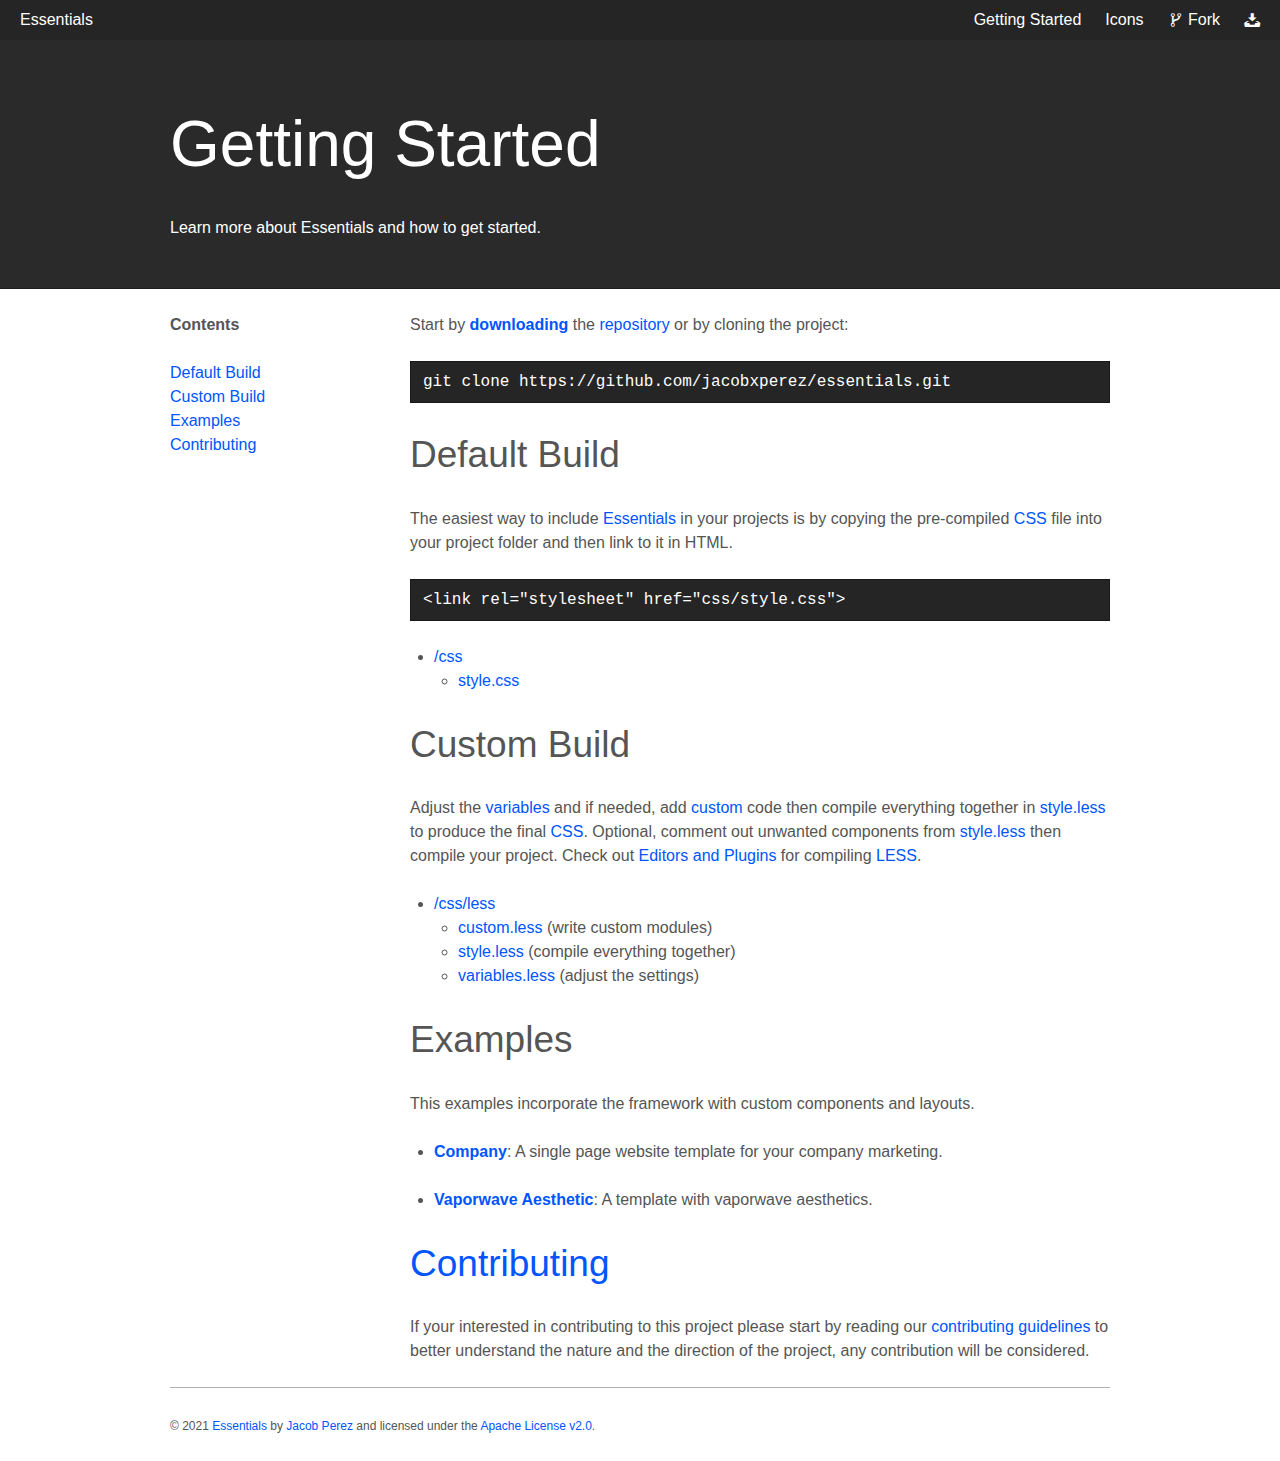
<file: index.html>
<!DOCTYPE html>
<html lang="en" id="top">

<head>
    <meta charset="UTF-8">
    <meta name="viewport" content="width=device-width, initial-scale=1">
    <meta name="robots" content="INDEX, FOLLOW">
    <meta name="description"
        content="Essentials is a modular front-end framework for web designers. Unlike other monolith frameworks, Essentials provides a minimum set of controlled variables which allows for the creation of unique individual designs.">
    <meta name="author" content="Jacob Perez">
    <title>Minimal Front-end Framework for Web Designers - Essentials</title>
    <link rel="stylesheet" href="css/style.css">
</head>

<body>
    <!-- Navigation -->
    <nav class="fixed-top dark">
        <div class="wrapper max-width">
            <ul class="flex">
                <li><a class="nav-link light-link js-toggle js-toggle-reset" href="#top">Essentials</a></li>

                <li class="flex-grow"></li>

                <li class="sm-none"><a class="nav-link light-link js-toggle js-toggle-reset"
                        href="#getting-started">Getting Started</a></li>
                <li class="sm-none"><a class="nav-link light-link" href="icons/">Icons</a></li>
                <li class="sm-none"><a class="icon-flow-branch nav-link light-link"
                        href="https://github.com/jacobxperez/essentials"> Fork</a></li>
                <li class="sm-none"><a class="icon-download nav-link light-link js-toggle js-toggle-reset"
                        href="https://github.com/jacobxperez/essentials/archive/master.zip"></a></li>

                <!-- Dropdown Menu -->
                <li class="sm-block">
                    <a class="icon-menu nav-link light-link js-toggle js-toggle-reset"></a>

                    <nav class="drop-box dark absolute left">
                        <div class="wrapper">
                            <ul>
                                <li><a class="nav-link light-link" href="#getting-started">Getting Started</a></li>
                                <li><a class="nav-link light-link" href="icons/">Icons</a></li>
                                <li><a class="icon-flow-branch nav-link light-link"
                                        href="https://github.com/jacobxperez/essentials"> Fork</a></li>
                                <li><a class="icon-download nav-link light-link js-toggle js-toggle-reset"
                                        href="https://github.com/jacobxperez/essentials/archive/master.zip">
                                        Download</a></li>
                            </ul>
                        </div>
                    </nav>
                </li>
                <!-- end Dropdown Menu -->
            </ul>
        </div>
    </nav>
    <!-- end Navigation -->

    <header id="getting-started" class="section-header">
        <div class="wrapper">
            <h1 class="section-title">Getting Started</h1>

            <p>Learn more about Essentials and how to get started.</p>
        </div>
    </header>

    <main class="wrapper">
        <section class="grid">
            <!-- Secondary Nav -->
            <nav class="leading">
                <ul class="sm-none">
                    <li>
                        <p><strong>Contents</strong></p>
                    </li>
                    <li><a href="#default-build">Default Build</a></li>
                    <li><a href="#custom-build">Custom Build</a></li>
                    <li><a href="#examples">Examples</a></li>
                    <li><a href="#contributing">Contributing</a></li>
                </ul>

                <!-- Dropdown Menu -->
                <ul class="sm-block border">
                    <li>
                        <a class="nav-link js-toggle"><strong>Contents<span
                                    class="icon-down-open float-right"></span></strong></a>

                        <ul class="drop-box">
                            <li><a class="nav-link" href="#default-build">Default Build</a></li>
                            <li><a class="nav-link" href="#custom-build">Custom Build</a></li>
                            <li><a class="nav-link" href="#examples">Examples</a></li>
                            <li><a class="nav-link" href="#contributing">Contributing</a></li>
                        </ul>
                    </li>
                </ul>
                <!-- end Dropdown Menu -->
            </nav>
            <!-- end Secondary Nav -->

            <!-- Content -->
            <article>
                <p>Start by <strong><a
                            href="https://github.com/jacobxperez/essentials/archive/master.zip">downloading</a></strong>
                    the <a href="https://github.com/jacobxperez/essentials">repository</a> or by cloning the project:
                </p>

                <pre class="dark padding border"><code>git clone https://github.com/jacobxperez/essentials.git
</code></pre>

                <h3 id="default-build">Default Build</h3>

                <p>The easiest way to include <a href="https://jacobxperez.github.io/essentials/"
                        rel="nofollow">Essentials</a> in your projects is by copying the pre-compiled <a
                        href="https://github.com/jacobxperez/essentials/blob/master/css/style.css">CSS</a> file into
                    your project folder and then link to it in HTML.</p>

                <pre class="dark padding border"><code>&lt;link rel="stylesheet" href="css/style.css"&gt;
</code></pre>

                <ul class="ul">
                    <li><a href="https://github.com/jacobxperez/essentials/tree/master/css/less">/css</a>
                        <ul class="ul">
                            <li><a
                                    href="https://github.com/jacobxperez/essentials/blob/master/css/style.css">style.css</a>
                            </li>
                        </ul>
                    </li>
                </ul>

                <h3 id="custom-build">Custom Build</h3>

                <p>Adjust the <a
                        href="https://github.com/jacobxperez/essentials/blob/master/css/less/variables.less">variables</a>
                    and if needed, add <a
                        href="https://github.com/jacobxperez/essentials/blob/master/css/less/custom.less">custom</a>
                    code then
                    compile everything together in <a
                        href="https://github.com/jacobxperez/essentials/blob/master/css/less/style.less">style.less</a>
                    to produce the final <a
                        href="https://github.com/jacobxperez/essentials/blob/master/css/style.css">CSS</a>. Optional,
                    comment out unwanted components from <a
                        href="https://github.com/jacobxperez/essentials/blob/master/css/less/style.less">style.less</a>
                    then compile your project. Check out <a href="http://lesscss.org/tools/#editors-and-plugins"
                        rel="nofollow">Editors and Plugins</a> for compiling <a href="http://lesscss.org/"
                        rel="nofollow">LESS</a>.</p>

                <ul class="ul">
                    <li><a href="https://github.com/jacobxperez/essentials/tree/master/css/less">/css/less</a>
                        <ul class="ul">
                            <li><a
                                    href="https://github.com/jacobxperez/essentials/blob/master/css/less/custom.less">custom.less</a>
                                (write custom modules)</li>
                            <li><a
                                    href="https://github.com/jacobxperez/essentials/blob/master/css/less/style.less">style.less</a>
                                (compile everything together)</li>
                            <li><a
                                    href="https://github.com/jacobxperez/essentials/blob/master/css/less/variables.less">variables.less</a>
                                (adjust the settings)</li>
                        </ul>
                    </li>
                </ul>

                <h3 id="examples">Examples</h3>

                <p>This examples incorporate the framework with custom components and layouts.</p>

                <ul class="ul">
                    <li>
                        <p><strong><a href="https://github.com/jacobxperez/company">Company</a></strong>:
                            A single page website template for your company marketing.</p>
                    </li>
                    <li>
                        <p><strong><a href="https://github.com/jacobxperez/vaporwave-aesthetic">Vaporwave
                                    Aesthetic</a></strong>:
                            A template with vaporwave aesthetics.</p>
                    </li>
                </ul>

                <h3 id="contributing"><a
                        href="https://github.com/jacobxperez/essentials/blob/master/CONTRIBUTING.md">Contributing</a>
                </h3>

                <p>If your interested in contributing to this project please start by reading our
                    <a href="https://github.com/jacobxperez/essentials/blob/master/CONTRIBUTING.md">contributing
                        guidelines</a> to better understand the nature and the direction of the project, any
                    contribution will be considered.</p>
            </article>
            <!-- end Content -->

            <footer>
                <hr>

                <p><small>&copy; 2021 <a href="https://github.com/jacobxperez/essentials">Essentials</a> by <a
                            href="https://github.com/jacobxperez" rel="author">Jacob Perez</a> and licensed under the <a
                            href="http://www.apache.org/licenses/LICENSE-2.0" rel="license">Apache License
                            v2.0</a>.</small></p>

                <script src="js/script.min.js"></script>
            </footer>
        </section>
    </main>
</body>

</html>
</file>
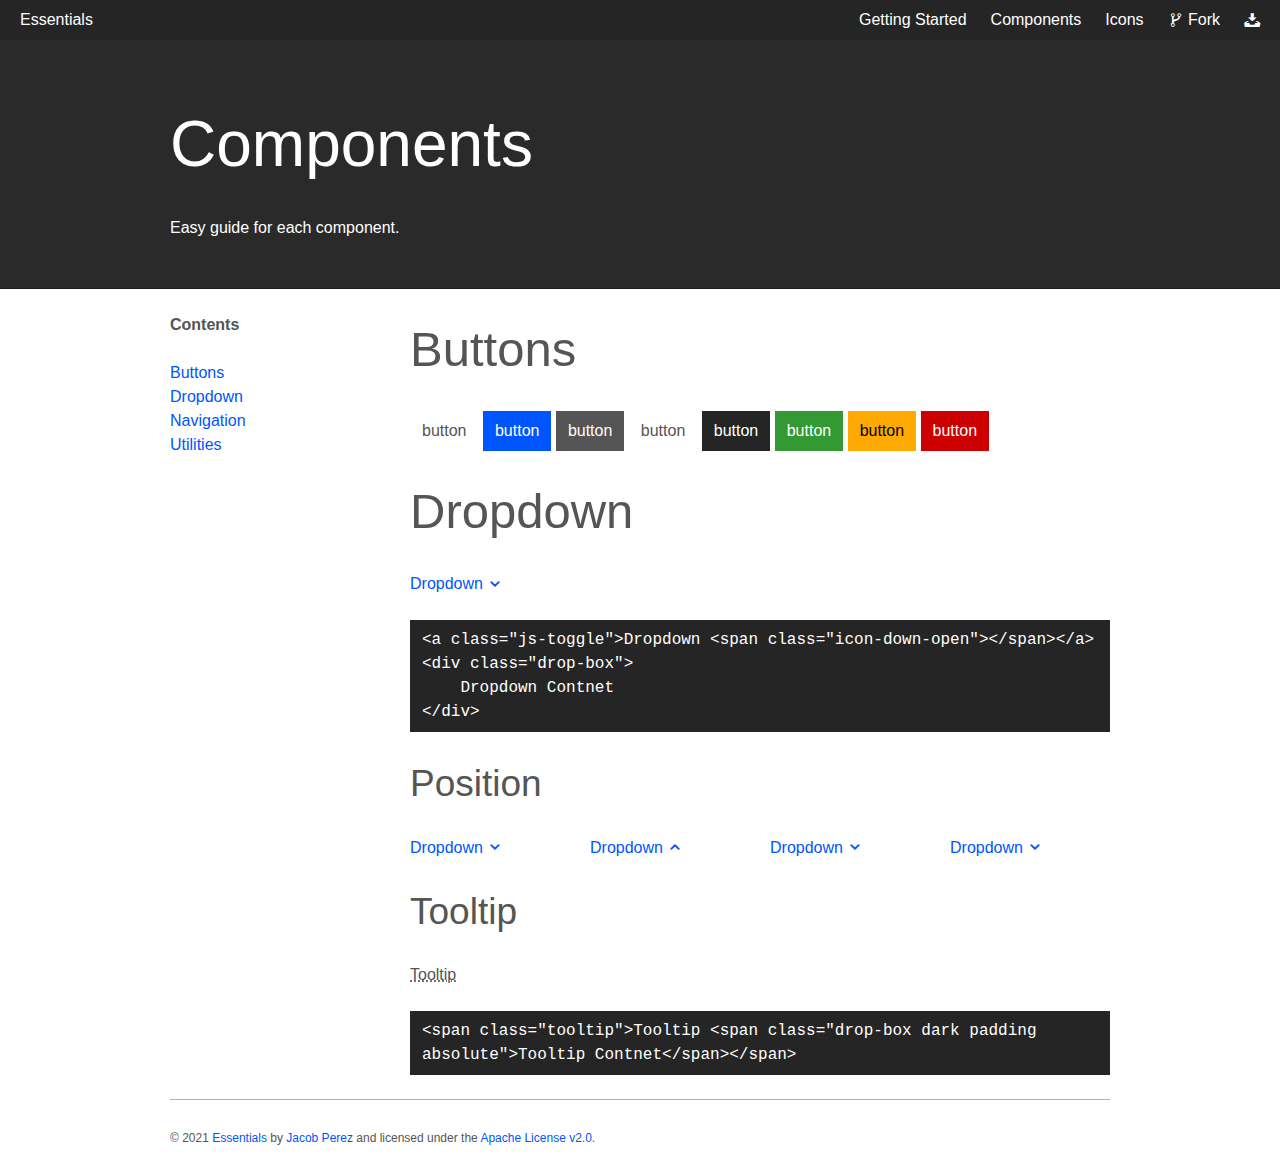
<file: components/index.html>
<!DOCTYPE html>
<html lang="en" id="top">

<head>
    <meta charset="UTF-8">
    <meta name="viewport" content="width=device-width, initial-scale=1">
    <meta name="robots" content="INDEX, FOLLOW">
    <meta name="author" content="Jacob Perez">
    <title>Components - Essentials</title>
    <link rel="stylesheet" href="../css/style.css">
</head>

<body>
    <!-- Navigation -->
    <nav class="fixed-top dark">
        <div class="wrapper max-width">
            <ul class="flex">
                <li><a class="nav-link light-link" href="https://jacobxperez.github.io/essentials/">Essentials</a></li>

                <li class="flex-grow"></li>

                <li class="sm-none"><a class="nav-link light-link"
                        href="https://jacobxperez.github.io/essentials/#getting-started">Getting Started</a></li>
                <li class="sm-none"><a class="nav-link light-link js-toggle js-toggle-reset"
                        href="#components">Components</a></li>
                <li class="sm-none"><a class="nav-link light-link js-toggle js-toggle-reset" href="../icons/">Icons</a>
                </li>
                <li class="sm-none"><a class="icon-flow-branch nav-link light-link "
                        href="https://github.com/jacobxperez/essentials"> Fork</a></li>
                <li class="sm-none"><a class="icon-download nav-link light-link js-toggle js-toggle-reset"
                        href="https://github.com/jacobxperez/essentials/archive/master.zip"></a></li>

                <!-- Dropdown Menu -->
                <li class="sm-block">
                    <a class="icon-menu nav-link light-link js-toggle js-toggle-reset"></a>

                    <nav class="drop-box dark absolute left">
                        <div class="wrapper">
                            <ul>
                                <li><a class="nav-link light-link"
                                        href="https://jacobxperez.github.io/essentials/#getting-started">Getting
                                        Started</a>
                                </li>
                                <li><a class="nav-link light-link" href="#components">Components</a></li>
                                <li><a class="nav-link light-link" href="../icons/">Icons</a></li>
                                <li><a class="icon-flow-branch nav-link light-link"
                                        href="https://github.com/jacobxperez/essentials"> Fork</a></li>
                                <li><a class="icon-download nav-link light-link"
                                        href="https://github.com/jacobxperez/essentials/archive/master.zip">
                                        Download</a></li>
                            </ul>
                        </div>
                    </nav>
                </li>
                <!-- end Dropdown Menu -->
            </ul>
        </div>
    </nav>
    <!-- end Navigation -->

    <header id="components" class="section-header">
        <div class="wrapper">
            <h1 class="section-title">Components</h1>

            <p>Easy guide for each component.</p>
        </div>
    </header>

    <main class="wrapper">
        <section class="grid">
            <!-- Secondary Nav -->
            <nav class="leading">
                <ul class="sm-none">
                    <li>
                        <p><strong>Contents</strong></p>
                    </li>
                    <li><a href="#buttons">Buttons</a></li>
                    <li><a href="#dropdown">Dropdown</a></li>
                    <li><a href="#navigation">Navigation</a></li>
                    <li><a href="#utilities">Utilities</a></li>
                </ul>

                <!-- Dropdown Menu -->
                <ul class="sm-block border">
                    <li>
                        <a class="nav-link js-toggle"><strong>Contents<span
                                    class="icon-down-open float-right"></span></strong></a>

                        <ul class="drop-box">
                            <li><a class="nav-link" href="#buttons">Buttons</a></li>
                            <li><a class="nav-link" href="#dropdown">Dropdown</a></li>
                            <li><a class="nav-link" href="#navigation">Navigation</a></li>
                            <li><a class="nav-link" href="#utilities">Utilities</a></li>
                        </ul>
                    </li>
                </ul>
                <!-- end Dropdown Menu -->
            </nav>
            <!-- end Secondary Nav -->

            <!-- Content -->
            <article>
                <section>
                    <h2 id="buttons">Buttons</h2>

                    <div class="leading">
                        <button class="button">button</button>
                        <button class="button primary primary-hover">button</button>
                        <button class="button secondary secondary-hover">button</button>
                        <button class="button light light-hover">button</button>
                        <button class="button dark dark-hover">button</button>
                        <button class="button success success-hover">button</button>
                        <button class="button warning warning-hover">button</button>
                        <button class="button danger danger-hover">button</button>
                    </div>
                </section>

                <section>
                    <h2 id="dropdown">Dropdown</h2>

                    <div class="leading">
                        <a class="js-toggle">Dropdown <span class="icon-down-open"></span></a>

                        <div class="drop-box">
                            Dropdown Contnet
                        </div>
                    </div>

                    <pre class="padding dark"><code>&lt;a class="js-toggle"&gt;Dropdown &lt;span class="icon-down-open"&gt;&lt;/span>&lt;/a&gt;
&lt;div class="drop-box"&gt;
    Dropdown Contnet
&lt;/div&gt;
</code></pre>

                    <h3>Position</h3>

                    <div class="grid leading">
                        <div class="relative">
                            <a class="js-toggle">Dropdown <span class="icon-down-open"></span></a>

                            <div class="drop-box light absolute">
                                Dropdown Contnet
                            </div>
                        </div>

                        <div class="relative">
                            <a class="js-toggle">Dropdown <span class="icon-up-open"></span></a>

                            <div class="drop-box light absolute top">
                                Dropdown Contnet
                            </div>
                        </div>

                        <div class="relative">
                            <a class="js-toggle">Dropdown <span class="icon-down-open"></span></a>

                            <div class="drop-box light absolute left">
                                Dropdown Contnet
                            </div>
                        </div>

                        <div class="relative">
                            <a class="js-toggle">Dropdown <span class="icon-down-open"></span></a>

                            <div class="drop-box absolute">
                                Dropdown Contnet
                            </div>
                        </div>
                    </div>

                    <h3>Tooltip</h3>

                    <p>
                        <span class="tooltip">Tooltip <span class="drop-box dark padding absolute">Tooltip Contnet</span></span>
                    </p>

                    <pre class="padding dark"><code>&lt;span class="tooltip">Tooltip &lt;span class="drop-box dark padding absolute"&gt;Tooltip Contnet&lt;/span&gt;&lt;/span&gt;
</code></pre>
                </section>
            </article>
            <!-- end Content -->

            <footer>
                <hr>

                <p><small>&copy; 2021 <a href="https://github.com/jacobxperez/essentials">Essentials</a> by <a
                            href="https://github.com/jacobxperez" rel="author">Jacob Perez</a> and licensed under the <a
                            href="http://www.apache.org/licenses/LICENSE-2.0" rel="license">Apache License
                            v2.0</a>.</small></p>

                <script src="../js/script.min.js"></script>
            </footer>
        </section>
    </main>
</body>

</html>
</file>
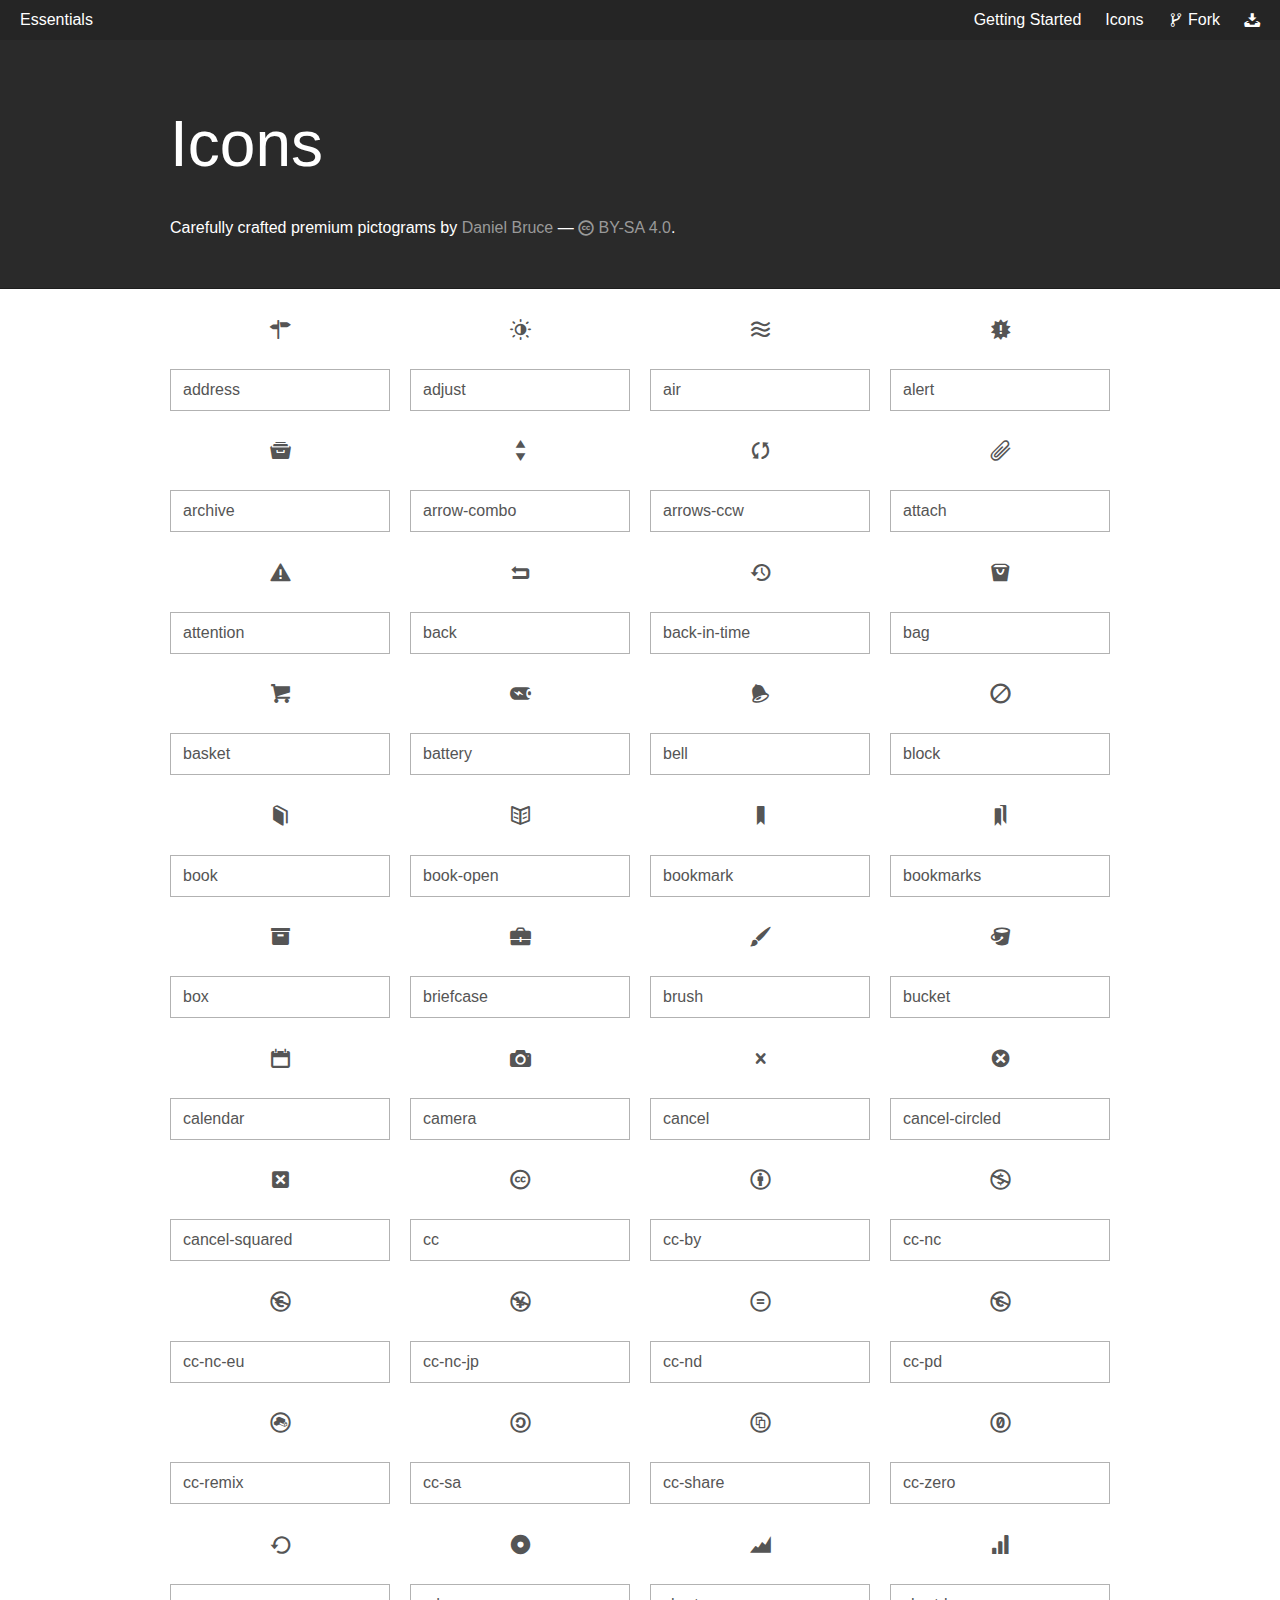
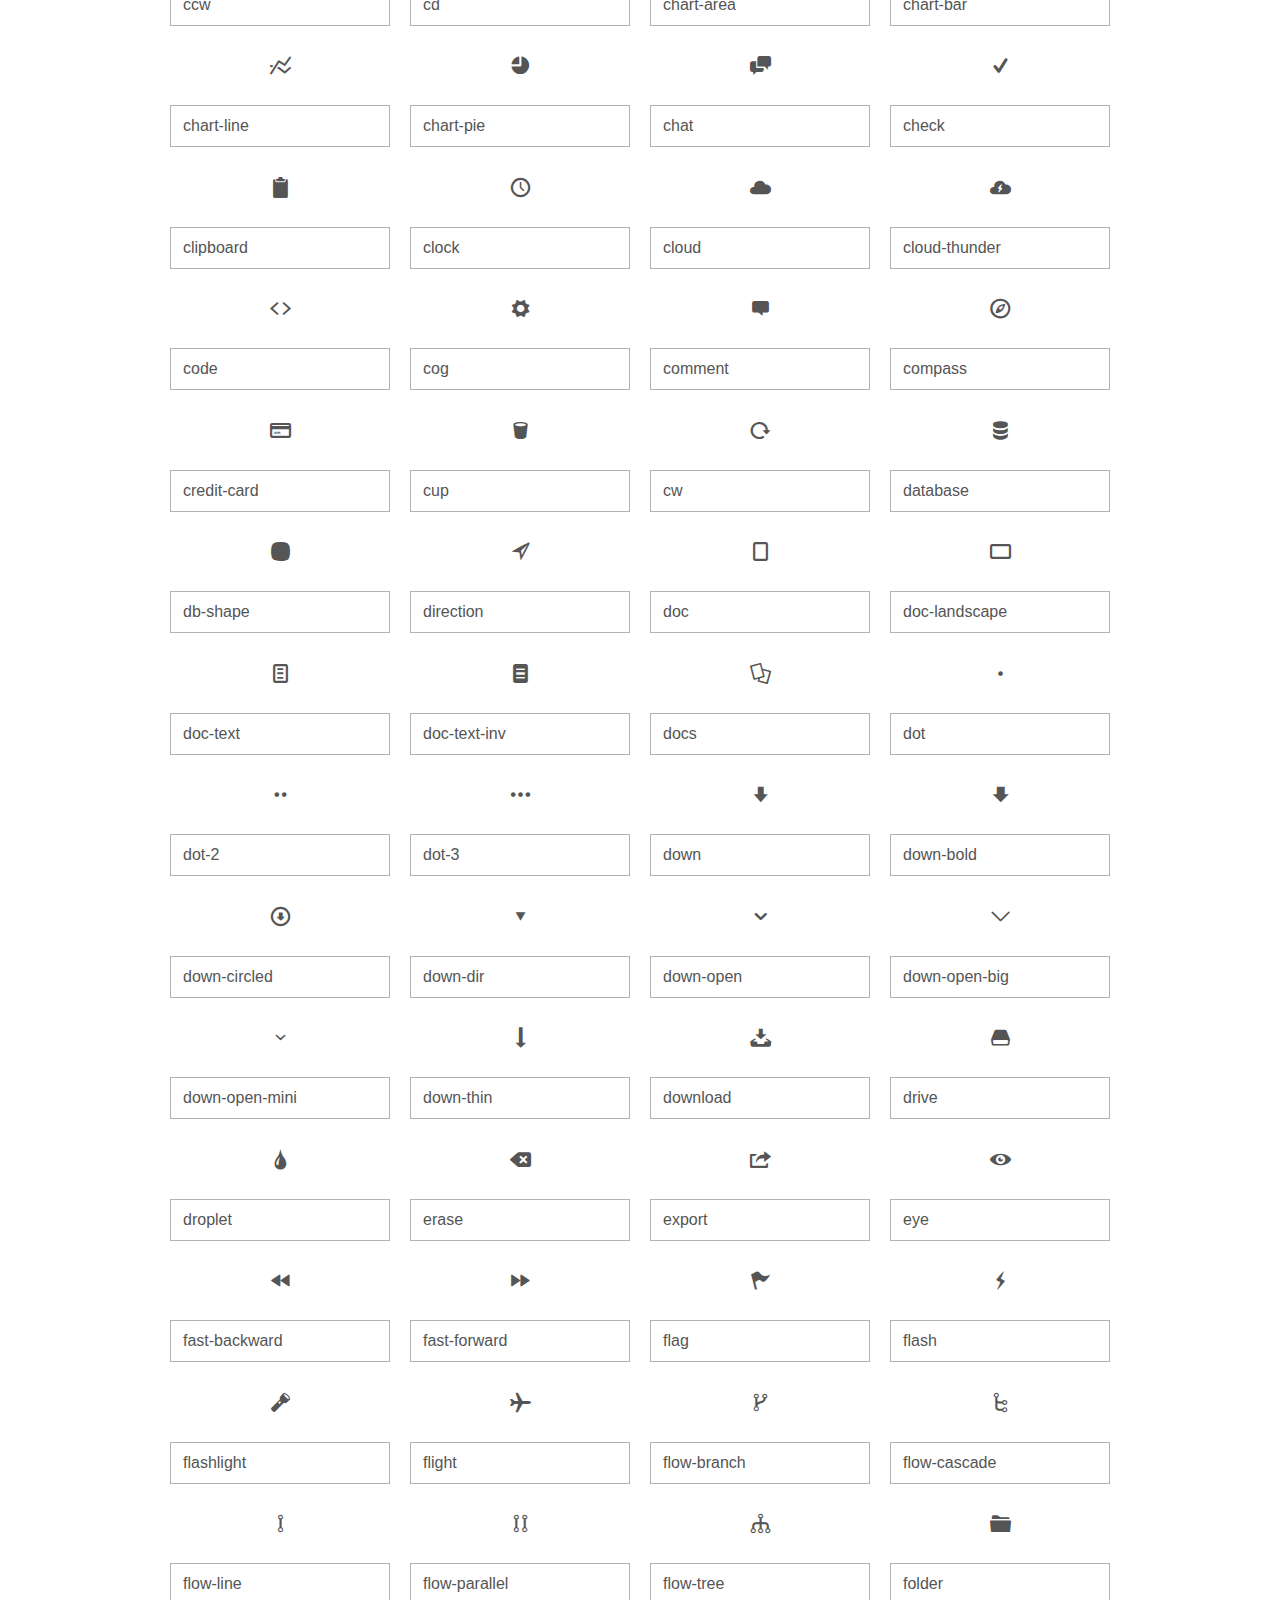
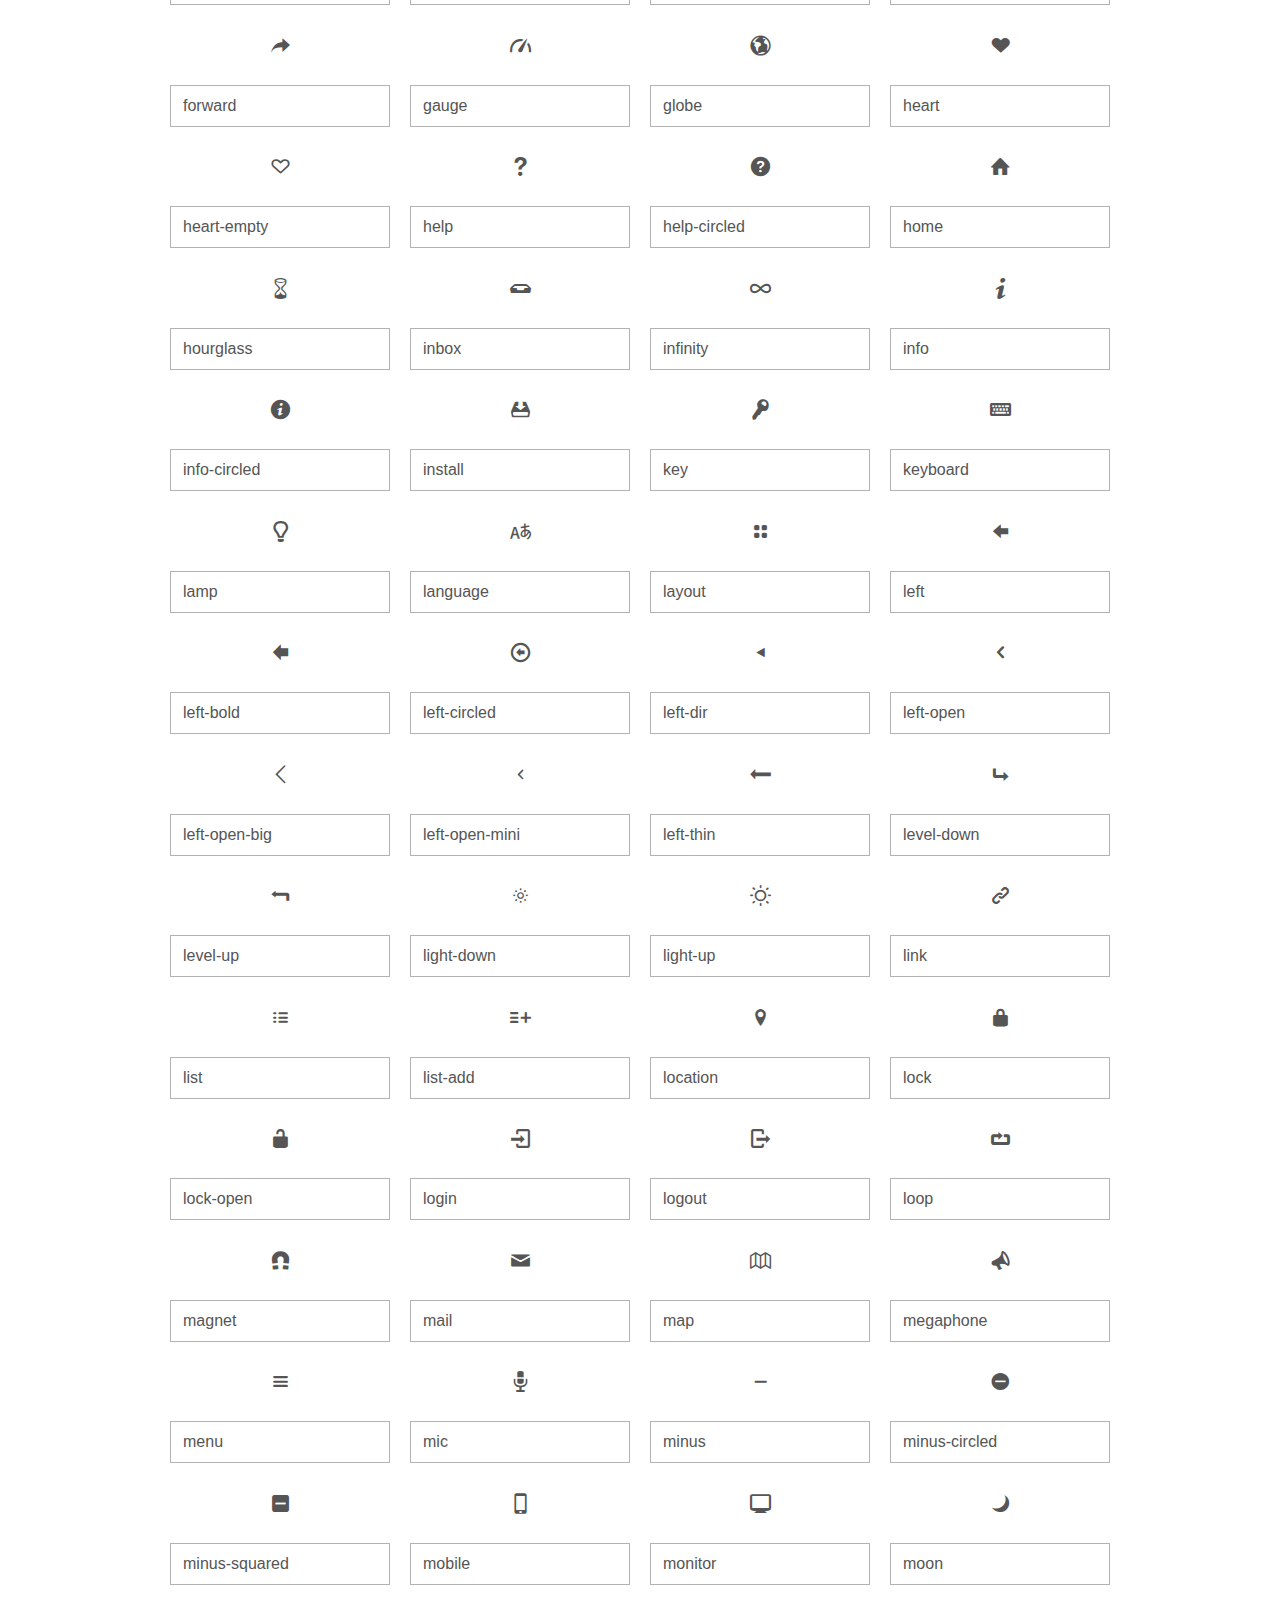
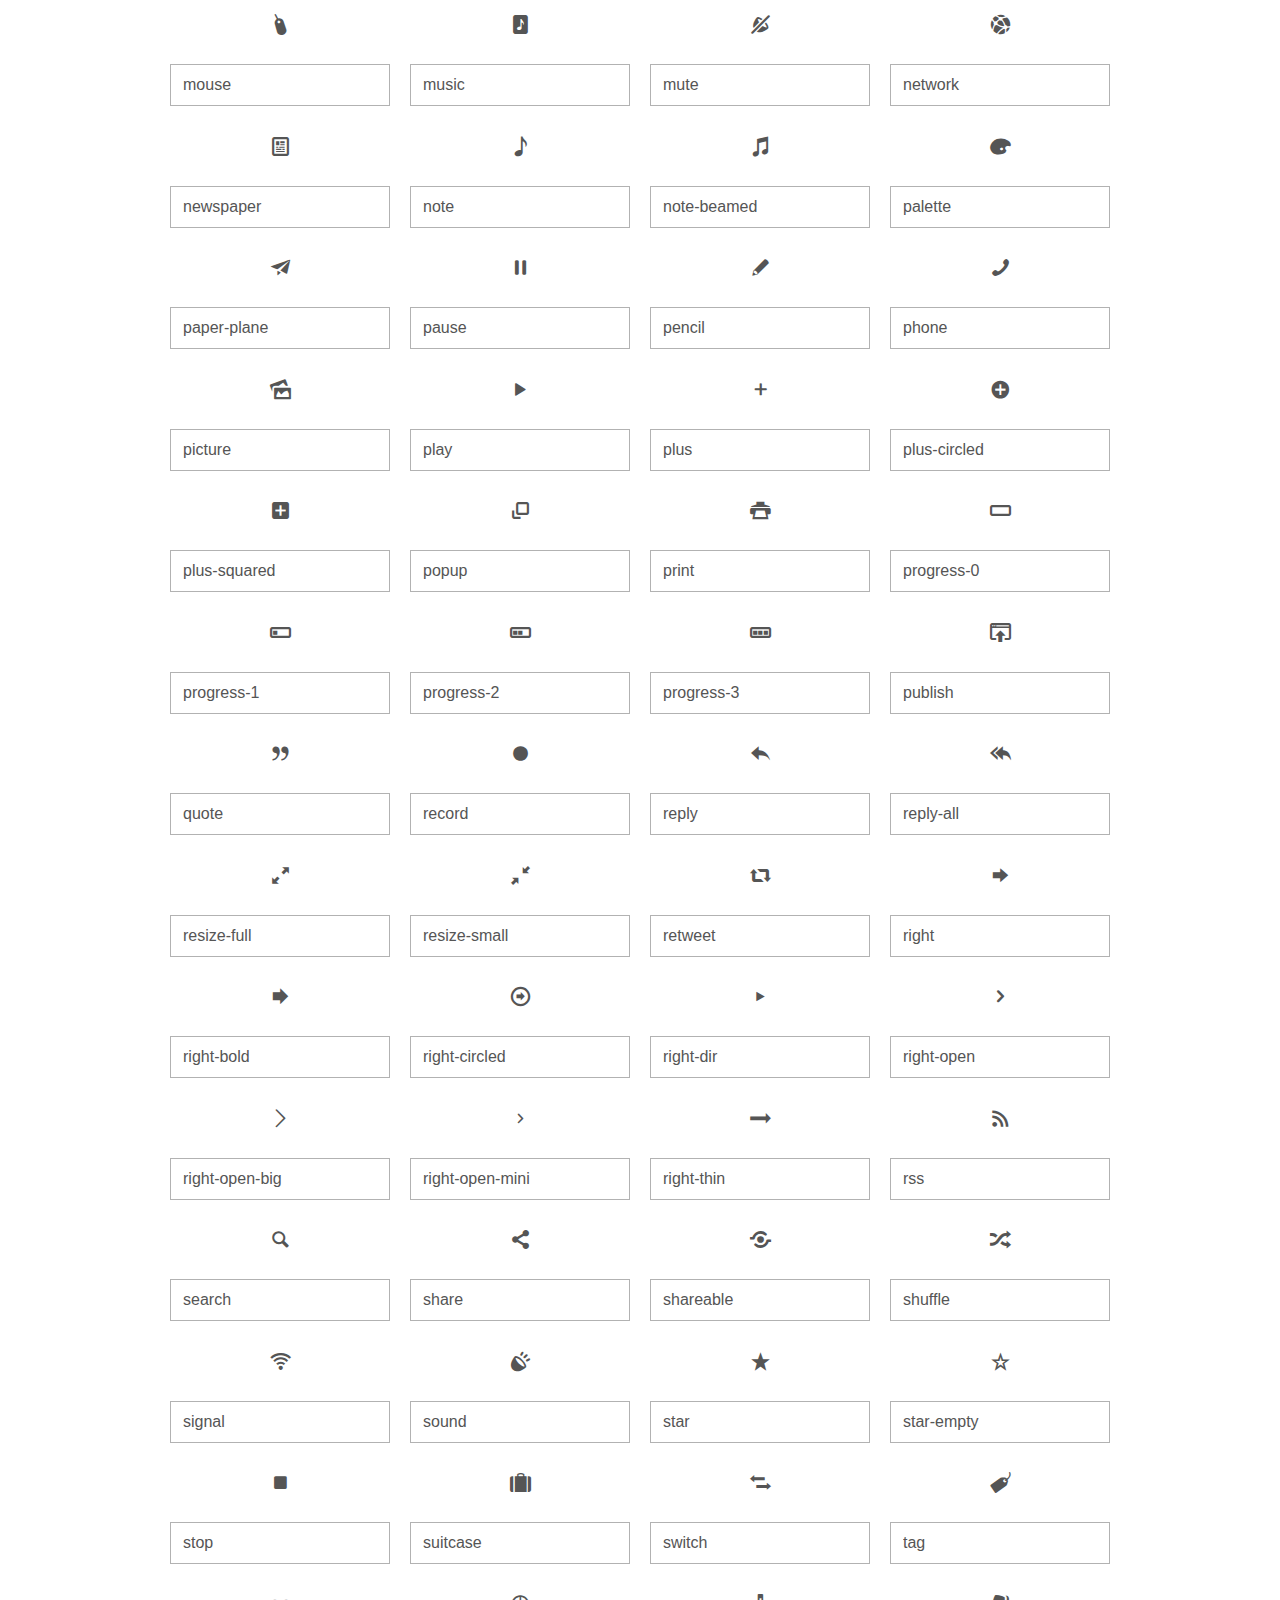
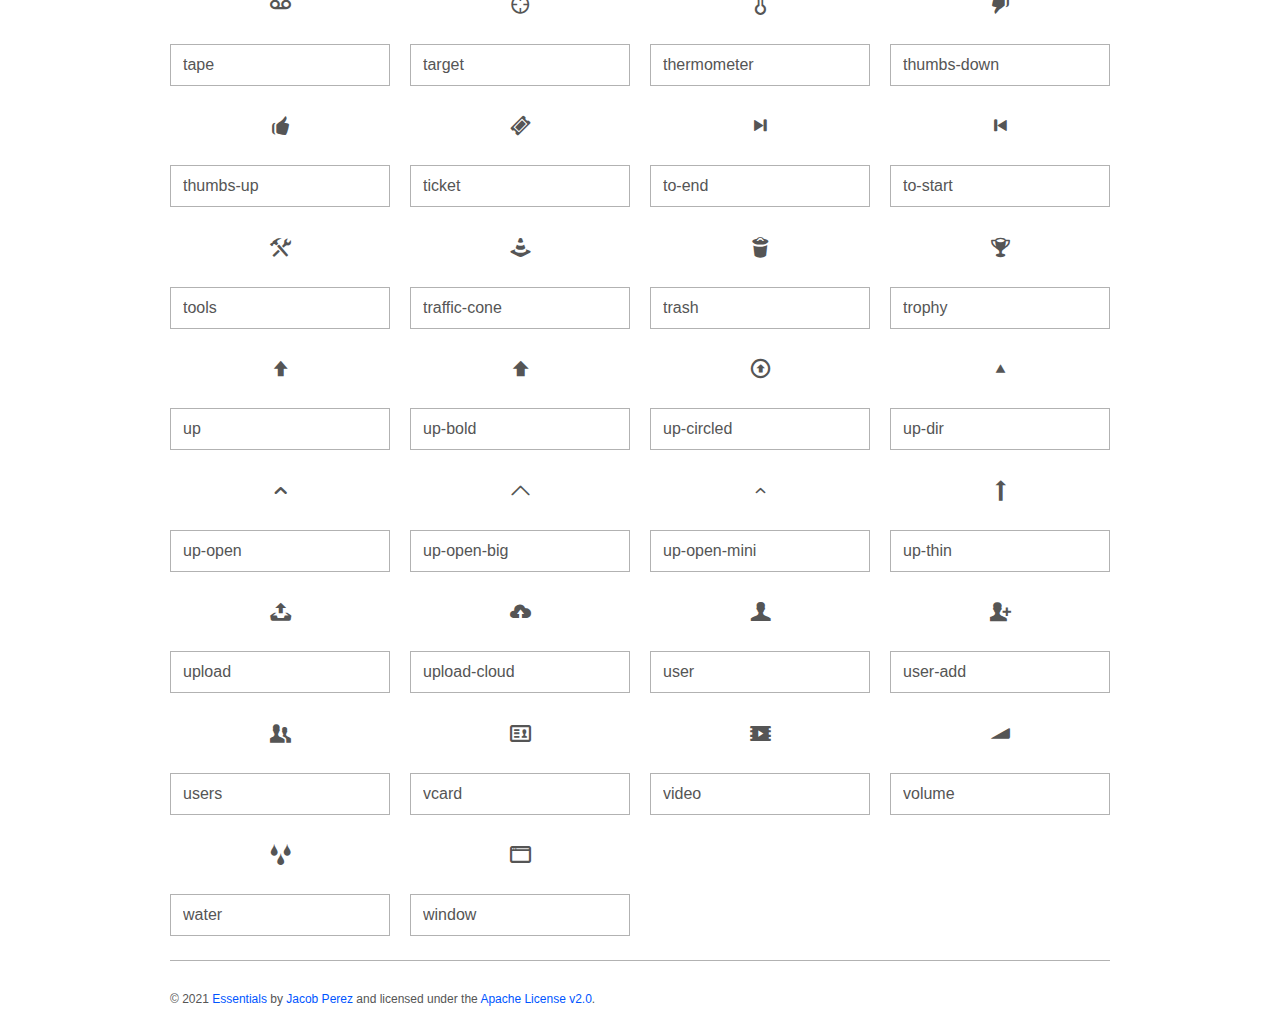
<file: icons/index.html>
<!DOCTYPE html>
<html lang="en" id="top">

<head>
    <meta charset="UTF-8">
    <meta name="viewport" content="width=device-width, initial-scale=1">
    <meta name="robots" content="INDEX, FOLLOW">
    <meta name="description" content="">
    <meta name="author" content="Jacob Perez">
    <title>Icons - Essentials</title>
    <link rel="stylesheet" href="../css/style.css">
</head>

<body>
    <!-- Navigation -->
    <nav class="fixed-top dark">
        <div class="wrapper max-width">
            <ul class="flex">
                <li><a class="nav-link light-link" href="https://jacobxperez.github.io/essentials/">Essentials</a></li>

                <li class="flex-grow"></li>

                <li class="sm-none"><a class="nav-link light-link"
                        href="https://jacobxperez.github.io/essentials/#getting-started">Getting Started</a></li>
                <li class="sm-none"><a class="nav-link light-link js-toggle js-toggle-reset" href="#icons">Icons</a></li>
                <li class="sm-none"><a class="icon-flow-branch nav-link light-link "
                        href="https://github.com/jacobxperez/essentials"> Fork</a></li>
                <li class="sm-none"><a class="icon-download nav-link light-link js-toggle js-toggle-reset"
                        href="https://github.com/jacobxperez/essentials/archive/master.zip"></a></li>

                <!-- Dropdown Menu -->
                <li class="sm-block">
                    <a class="icon-menu nav-link light-link js-toggle js-toggle-reset"></a>

                    <nav class="drop-box dark absolute left">
                        <div class="wrapper">
                            <ul>
                                <li><a class="nav-link light-link"
                                        href="https://jacobxperez.github.io/essentials/#getting-started">Getting
                                        Started</a></li>
                                <li><a class="nav-link light-link" href="#icons">Icons</a></li>
                                <li><a class="icon-flow-branch nav-link light-link"
                                        href="https://github.com/jacobxperez/essentials"> Fork</a></li>
                                <li><a class="icon-download nav-link light-link"
                                        href="https://github.com/jacobxperez/essentials/archive/master.zip">
                                        Download</a></li>
                            </ul>
                        </div>
                    </nav>
                </li>
                <!-- end Dropdown Menu -->
            </ul>
        </div>
    </nav>
    <!-- end Navigation -->

    <header id="icons" class="section-header">
        <div class="wrapper">
            <h1 class="section-title">Icons</h1>

            <p>Carefully crafted premium pictograms by <a href="http://www.danielbruce.se"
                    class="link">Daniel Bruce</a> — <a href="https://creativecommons.org/licenses/by-sa/4.0/"
                    class="icon-cc link"> BY-SA 4.0</a>.</p>
        </div>
    </header>

    <main class="wrapper" role="main">
        <ul class="grid">
            <li>
                <p class="text-center h5"><span class="icon-address"></span></p>
                <p><input type="text" readonly="readonly" value="address"></p>
            </li>

            <li>
                <p class="text-center h5"><span class="icon-adjust"></span></p>
                <p><input type="text" readonly="readonly" value="adjust"></p>
            </li>

            <li>
                <p class="text-center h5"><span class="icon-air"></span></p>
                <p><input type="text" readonly="readonly" value="air"></p>
            </li>

            <li>
                <p class="text-center h5"><span class="icon-alert"></span></p>
                <p><input type="text" readonly="readonly" value="alert"></p>
            </li>

            <li>
                <p class="text-center h5"><span class="icon-archive"></span></p>
                <p><input type="text" readonly="readonly" value="archive"></p>
            </li>

            <li>
                <p class="text-center h5"><span class="icon-arrow-combo"></span></p>
                <p><input type="text" readonly="readonly" value="arrow-combo"></p>
            </li>

            <li>
                <p class="text-center h5"><span class="icon-arrows-ccw"></span></p>
                <p><input type="text" readonly="readonly" value="arrows-ccw"></p>
            </li>

            <li>
                <p class="text-center h5"><span class="icon-attach"></span></p>
                <p><input type="text" readonly="readonly" value="attach"></p>
            </li>

            <li>
                <p class="text-center h5"><span class="icon-attention"></span></p>
                <p><input type="text" readonly="readonly" value="attention"></p>
            </li>

            <li>
                <p class="text-center h5"><span class="icon-back"></span></p>
                <p><input type="text" readonly="readonly" value="back"></p>
            </li>

            <li>
                <p class="text-center h5"><span class="icon-back-in-time"></span></p>
                <p><input type="text" readonly="readonly" value="back-in-time"></p>
            </li>

            <li>
                <p class="text-center h5"><span class="icon-bag"></span></p>
                <p><input type="text" readonly="readonly" value="bag"></p>
            </li>

            <li>
                <p class="text-center h5"><span class="icon-basket"></span></p>
                <p><input type="text" readonly="readonly" value="basket"></p>
            </li>

            <li>
                <p class="text-center h5"><span class="icon-battery"></span></p>
                <p><input type="text" readonly="readonly" value="battery"></p>
            </li>

            <li>
                <p class="text-center h5"><span class="icon-bell"></span></p>
                <p><input type="text" readonly="readonly" value="bell"></p>
            </li>

            <li>
                <p class="text-center h5"><span class="icon-block"></span></p>
                <p><input type="text" readonly="readonly" value="block"></p>
            </li>

            <li>
                <p class="text-center h5"><span class="icon-book"></span></p>
                <p><input type="text" readonly="readonly" value="book"></p>
            </li>

            <li>
                <p class="text-center h5"><span class="icon-book-open"></span></p>
                <p><input type="text" readonly="readonly" value="book-open"></p>
            </li>

            <li>
                <p class="text-center h5"><span class="icon-bookmark"></span></p>
                <p><input type="text" readonly="readonly" value="bookmark"></p>
            </li>

            <li>
                <p class="text-center h5"><span class="icon-bookmarks"></span></p>
                <p><input type="text" readonly="readonly" value="bookmarks"></p>
            </li>

            <li>
                <p class="text-center h5"><span class="icon-box"></span></p>
                <p><input type="text" readonly="readonly" value="box"></p>
            </li>

            <li>
                <p class="text-center h5"><span class="icon-briefcase"></span></p>
                <p><input type="text" readonly="readonly" value="briefcase"></p>
            </li>

            <li>
                <p class="text-center h5"><span class="icon-brush"></span></p>
                <p><input type="text" readonly="readonly" value="brush"></p>
            </li>

            <li>
                <p class="text-center h5"><span class="icon-bucket"></span></p>
                <p><input type="text" readonly="readonly" value="bucket"></p>
            </li>

            <li>
                <p class="text-center h5"><span class="icon-calendar"></span></p>
                <p><input type="text" readonly="readonly" value="calendar"></p>
            </li>

            <li>
                <p class="text-center h5"><span class="icon-camera"></span></p>
                <p><input type="text" readonly="readonly" value="camera"></p>
            </li>

            <li>
                <p class="text-center h5"><span class="icon-cancel"></span></p>
                <p><input type="text" readonly="readonly" value="cancel"></p>
            </li>

            <li>
                <p class="text-center h5"><span class="icon-cancel-circled"></span></p>
                <p><input type="text" readonly="readonly" value="cancel-circled"></p>
            </li>

            <li>
                <p class="text-center h5"><span class="icon-cancel-squared"></span></p>
                <p><input type="text" readonly="readonly" value="cancel-squared"></p>
            </li>

            <li>
                <p class="text-center h5"><span class="icon-cc"></span></p>
                <p><input type="text" readonly="readonly" value="cc"></p>
            </li>

            <li>
                <p class="text-center h5"><span class="icon-cc-by"></span></p>
                <p><input type="text" readonly="readonly" value="cc-by"></p>
            </li>

            <li>
                <p class="text-center h5"><span class="icon-cc-nc"></span></p>
                <p><input type="text" readonly="readonly" value="cc-nc"></p>
            </li>

            <li>
                <p class="text-center h5"><span class="icon-cc-nc-eu"></span></p>
                <p><input type="text" readonly="readonly" value="cc-nc-eu"></p>
            </li>

            <li>
                <p class="text-center h5"><span class="icon-cc-nc-jp"></span></p>
                <p><input type="text" readonly="readonly" value="cc-nc-jp"></p>
            </li>

            <li>
                <p class="text-center h5"><span class="icon-cc-nd"></span></p>
                <p><input type="text" readonly="readonly" value="cc-nd"></p>
            </li>

            <li>
                <p class="text-center h5"><span class="icon-cc-pd"></span></p>
                <p><input type="text" readonly="readonly" value="cc-pd"></p>
            </li>

            <li>
                <p class="text-center h5"><span class="icon-cc-remix"></span></p>
                <p><input type="text" readonly="readonly" value="cc-remix"></p>
            </li>

            <li>
                <p class="text-center h5"><span class="icon-cc-sa"></span></p>
                <p><input type="text" readonly="readonly" value="cc-sa"></p>
            </li>

            <li>
                <p class="text-center h5"><span class="icon-cc-share"></span></p>
                <p><input type="text" readonly="readonly" value="cc-share"></p>
            </li>

            <li>
                <p class="text-center h5"><span class="icon-cc-zero"></span></p>
                <p><input type="text" readonly="readonly" value="cc-zero"></p>
            </li>

            <li>
                <p class="text-center h5"><span class="icon-ccw"></span></p>
                <p><input type="text" readonly="readonly" value="ccw"></p>
            </li>

            <li>
                <p class="text-center h5"><span class="icon-cd"></span></p>
                <p><input type="text" readonly="readonly" value="cd"></p>
            </li>

            <li>
                <p class="text-center h5"><span class="icon-chart-area"></span></p>
                <p><input type="text" readonly="readonly" value="chart-area"></p>
            </li>

            <li>
                <p class="text-center h5"><span class="icon-chart-bar"></span></p>
                <p><input type="text" readonly="readonly" value="chart-bar"></p>
            </li>

            <li>
                <p class="text-center h5"><span class="icon-chart-line"></span></p>
                <p><input type="text" readonly="readonly" value="chart-line"></p>
            </li>

            <li>
                <p class="text-center h5"><span class="icon-chart-pie"></span></p>
                <p><input type="text" readonly="readonly" value="chart-pie"></p>
            </li>

            <li>
                <p class="text-center h5"><span class="icon-chat"></span></p>
                <p><input type="text" readonly="readonly" value="chat"></p>
            </li>

            <li>
                <p class="text-center h5"><span class="icon-check"></span></p>
                <p><input type="text" readonly="readonly" value="check"></p>
            </li>

            <li>
                <p class="text-center h5"><span class="icon-clipboard"></span></p>
                <p><input type="text" readonly="readonly" value="clipboard"></p>
            </li>

            <li>
                <p class="text-center h5"><span class="icon-clock"></span></p>
                <p><input type="text" readonly="readonly" value="clock"></p>
            </li>

            <li>
                <p class="text-center h5"><span class="icon-cloud"></span></p>
                <p><input type="text" readonly="readonly" value="cloud"></p>
            </li>

            <li>
                <p class="text-center h5"><span class="icon-cloud-thunder"></span></p>
                <p><input type="text" readonly="readonly" value="cloud-thunder"></p>
            </li>

            <li>
                <p class="text-center h5"><span class="icon-code"></span></p>
                <p><input type="text" readonly="readonly" value="code"></p>
            </li>

            <li>
                <p class="text-center h5"><span class="icon-cog"></span></p>
                <p><input type="text" readonly="readonly" value="cog"></p>
            </li>

            <li>
                <p class="text-center h5"><span class="icon-comment"></span></p>
                <p><input type="text" readonly="readonly" value="comment"></p>
            </li>

            <li>
                <p class="text-center h5"><span class="icon-compass"></span></p>
                <p><input type="text" readonly="readonly" value="compass"></p>
            </li>

            <li>
                <p class="text-center h5"><span class="icon-credit-card"></span></p>
                <p><input type="text" readonly="readonly" value="credit-card"></p>
            </li>

            <li>
                <p class="text-center h5"><span class="icon-cup"></span></p>
                <p><input type="text" readonly="readonly" value="cup"></p>
            </li>

            <li>
                <p class="text-center h5"><span class="icon-cw"></span></p>
                <p><input type="text" readonly="readonly" value="cw"></p>
            </li>

            <li>
                <p class="text-center h5"><span class="icon-database"></span></p>
                <p><input type="text" readonly="readonly" value="database"></p>
            </li>

            <li>
                <p class="text-center h5"><span class="icon-db-shape"></span></p>
                <p><input type="text" readonly="readonly" value="db-shape"></p>
            </li>

            <li>
                <p class="text-center h5"><span class="icon-direction"></span></p>
                <p><input type="text" readonly="readonly" value="direction"></p>
            </li>

            <li>
                <p class="text-center h5"><span class="icon-doc"></span></p>
                <p><input type="text" readonly="readonly" value="doc"></p>
            </li>

            <li>
                <p class="text-center h5"><span class="icon-doc-landscape"></span></p>
                <p><input type="text" readonly="readonly" value="doc-landscape"></p>
            </li>

            <li>
                <p class="text-center h5"><span class="icon-doc-text"></span></p>
                <p><input type="text" readonly="readonly" value="doc-text"></p>
            </li>

            <li>
                <p class="text-center h5"><span class="icon-doc-text-inv"></span></p>
                <p><input type="text" readonly="readonly" value="doc-text-inv"></p>
            </li>

            <li>
                <p class="text-center h5"><span class="icon-docs"></span></p>
                <p><input type="text" readonly="readonly" value="docs"></p>
            </li>

            <li>
                <p class="text-center h5"><span class="icon-dot"></span></p>
                <p><input type="text" readonly="readonly" value="dot"></p>
            </li>

            <li>
                <p class="text-center h5"><span class="icon-dot-2"></span></p>
                <p><input type="text" readonly="readonly" value="dot-2"></p>
            </li>

            <li>
                <p class="text-center h5"><span class="icon-dot-3"></span></p>
                <p><input type="text" readonly="readonly" value="dot-3"></p>
            </li>

            <li>
                <p class="text-center h5"><span class="icon-down"></span></p>
                <p><input type="text" readonly="readonly" value="down"></p>
            </li>

            <li>
                <p class="text-center h5"><span class="icon-down-bold"></span></p>
                <p><input type="text" readonly="readonly" value="down-bold"></p>
            </li>

            <li>
                <p class="text-center h5"><span class="icon-down-circled"></span></p>
                <p><input type="text" readonly="readonly" value="down-circled"></p>
            </li>

            <li>
                <p class="text-center h5"><span class="icon-down-dir"></span></p>
                <p><input type="text" readonly="readonly" value="down-dir"></p>
            </li>

            <li>
                <p class="text-center h5"><span class="icon-down-open"></span></p>
                <p><input type="text" readonly="readonly" value="down-open"></p>
            </li>

            <li>
                <p class="text-center h5"><span class="icon-down-open-big"></span></p>
                <p><input type="text" readonly="readonly" value="down-open-big"></p>
            </li>

            <li>
                <p class="text-center h5"><span class="icon-down-open-mini"></span></p>
                <p><input type="text" readonly="readonly" value="down-open-mini"></p>
            </li>

            <li>
                <p class="text-center h5"><span class="icon-down-thin"></span></p>
                <p><input type="text" readonly="readonly" value="down-thin"></p>
            </li>

            <li>
                <p class="text-center h5"><span class="icon-download"></span></p>
                <p><input type="text" readonly="readonly" value="download"></p>
            </li>

            <li>
                <p class="text-center h5"><span class="icon-drive"></span></p>
                <p><input type="text" readonly="readonly" value="drive"></p>
            </li>

            <li>
                <p class="text-center h5"><span class="icon-droplet"></span></p>
                <p><input type="text" readonly="readonly" value="droplet"></p>
            </li>

            <li>
                <p class="text-center h5"><span class="icon-erase"></span></p>
                <p><input type="text" readonly="readonly" value="erase"></p>
            </li>

            <li>
                <p class="text-center h5"><span class="icon-export"></span></p>
                <p><input type="text" readonly="readonly" value="export"></p>
            </li>

            <li>
                <p class="text-center h5"><span class="icon-eye"></span></p>
                <p><input type="text" readonly="readonly" value="eye"></p>
            </li>

            <li>
                <p class="text-center h5"><span class="icon-fast-backward"></span></p>
                <p><input type="text" readonly="readonly" value="fast-backward"></p>
            </li>

            <li>
                <p class="text-center h5"><span class="icon-fast-forward"></span></p>
                <p><input type="text" readonly="readonly" value="fast-forward"></p>
            </li>

            <li>
                <p class="text-center h5"><span class="icon-flag"></span></p>
                <p><input type="text" readonly="readonly" value="flag"></p>
            </li>

            <li>
                <p class="text-center h5"><span class="icon-flash"></span></p>
                <p><input type="text" readonly="readonly" value="flash"></p>
            </li>

            <li>
                <p class="text-center h5"><span class="icon-flashlight"></span></p>
                <p><input type="text" readonly="readonly" value="flashlight"></p>
            </li>

            <li>
                <p class="text-center h5"><span class="icon-flight"></span></p>
                <p><input type="text" readonly="readonly" value="flight"></p>
            </li>

            <li>
                <p class="text-center h5"><span class="icon-flow-branch"></span></p>
                <p><input type="text" readonly="readonly" value="flow-branch"></p>
            </li>

            <li>
                <p class="text-center h5"><span class="icon-flow-cascade"></span></p>
                <p><input type="text" readonly="readonly" value="flow-cascade"></p>
            </li>

            <li>
                <p class="text-center h5"><span class="icon-flow-line"></span></p>
                <p><input type="text" readonly="readonly" value="flow-line"></p>
            </li>

            <li>
                <p class="text-center h5"><span class="icon-flow-parallel"></span></p>
                <p><input type="text" readonly="readonly" value="flow-parallel"></p>
            </li>

            <li>
                <p class="text-center h5"><span class="icon-flow-tree"></span></p>
                <p><input type="text" readonly="readonly" value="flow-tree"></p>
            </li>

            <li>
                <p class="text-center h5"><span class="icon-folder"></span></p>
                <p><input type="text" readonly="readonly" value="folder"></p>
            </li>

            <li>
                <p class="text-center h5"><span class="icon-forward"></span></p>
                <p><input type="text" readonly="readonly" value="forward"></p>
            </li>

            <li>
                <p class="text-center h5"><span class="icon-gauge"></span></p>
                <p><input type="text" readonly="readonly" value="gauge"></p>
            </li>

            <li>
                <p class="text-center h5"><span class="icon-globe"></span></p>
                <p><input type="text" readonly="readonly" value="globe"></p>
            </li>

            <li>
                <p class="text-center h5"><span class="icon-heart"></span></p>
                <p><input type="text" readonly="readonly" value="heart"></p>
            </li>

            <li>
                <p class="text-center h5"><span class="icon-heart-empty"></span></p>
                <p><input type="text" readonly="readonly" value="heart-empty"></p>
            </li>

            <li>
                <p class="text-center h5"><span class="icon-help"></span></p>
                <p><input type="text" readonly="readonly" value="help"></p>
            </li>

            <li>
                <p class="text-center h5"><span class="icon-help-circled"></span></p>
                <p><input type="text" readonly="readonly" value="help-circled"></p>
            </li>


            <li>
                <p class="text-center h5"><span class="icon-home"></span></p>
                <p><input type="text" readonly="readonly" value="home"></p>
            </li>

            <li>
                <p class="text-center h5"><span class="icon-hourglass"></span></p>
                <p><input type="text" readonly="readonly" value="hourglass"></p>
            </li>

            <li>
                <p class="text-center h5"><span class="icon-inbox"></span></p>
                <p><input type="text" readonly="readonly" value="inbox"></p>
            </li>

            <li>
                <p class="text-center h5"><span class="icon-infinity"></span></p>
                <p><input type="text" readonly="readonly" value="infinity"></p>
            </li>

            <li>
                <p class="text-center h5"><span class="icon-info"></span></p>
                <p><input type="text" readonly="readonly" value="info"></p>
            </li>

            <li>
                <p class="text-center h5"><span class="icon-info-circled"></span></p>
                <p><input type="text" readonly="readonly" value="info-circled"></p>
            </li>

            <li>
                <p class="text-center h5"><span class="icon-install"></span></p>
                <p><input type="text" readonly="readonly" value="install"></p>
            </li>

            <li>
                <p class="text-center h5"><span class="icon-key"></span></p>
                <p><input type="text" readonly="readonly" value="key"></p>
            </li>

            <li>
                <p class="text-center h5"><span class="icon-keyboard"></span></p>
                <p><input type="text" readonly="readonly" value="keyboard"></p>
            </li>

            <li>
                <p class="text-center h5"><span class="icon-lamp"></span></p>
                <p><input type="text" readonly="readonly" value="lamp"></p>
            </li>

            <li>
                <p class="text-center h5"><span class="icon-language"></span></p>
                <p><input type="text" readonly="readonly" value="language"></p>
            </li>

            <li>
                <p class="text-center h5"><span class="icon-layout"></span></p>
                <p><input type="text" readonly="readonly" value="layout"></p>
            </li>

            <li>
                <p class="text-center h5"><span class="icon-left"></span></p>
                <p><input type="text" readonly="readonly" value="left"></p>
            </li>

            <li>
                <p class="text-center h5"><span class="icon-left-bold"></span></p>
                <p><input type="text" readonly="readonly" value="left-bold"></p>
            </li>

            <li>
                <p class="text-center h5"><span class="icon-left-circled"></span></p>
                <p><input type="text" readonly="readonly" value="left-circled"></p>
            </li>

            <li>
                <p class="text-center h5"><span class="icon-left-dir"></span></p>
                <p><input type="text" readonly="readonly" value="left-dir"></p>
            </li>

            <li>
                <p class="text-center h5"><span class="icon-left-open"></span></p>
                <p><input type="text" readonly="readonly" value="left-open"></p>
            </li>

            <li>
                <p class="text-center h5"><span class="icon-left-open-big"></span></p>
                <p><input type="text" readonly="readonly" value="left-open-big"></p>
            </li>

            <li>
                <p class="text-center h5"><span class="icon-left-open-mini"></span></p>
                <p><input type="text" readonly="readonly" value="left-open-mini"></p>
            </li>

            <li>
                <p class="text-center h5"><span class="icon-left-thin"></span></p>

                <p><input type="text" readonly="readonly" value="left-thin"></p>
            </li>

            <li>
                <p class="text-center h5"><span class="icon-level-down"></span></p>
                <p><input type="text" readonly="readonly" value="level-down"></p>
            </li>

            <li>
                <p class="text-center h5"><span class="icon-level-up"></span></p>
                <p><input type="text" readonly="readonly" value="level-up"></p>
            </li>

            <li>
                <p class="text-center h5"><span class="icon-light-down"></span></p>
                <p><input type="text" readonly="readonly" value="light-down"></p>
            </li>

            <li>
                <p class="text-center h5"><span class="icon-light-up"></span></p>
                <p><input type="text" readonly="readonly" value="light-up"></p>
            </li>

            <li>
                <p class="text-center h5"><span class="icon-link"></span></p>
                <p><input type="text" readonly="readonly" value="link"></p>
            </li>

            <li>
                <p class="text-center h5"><span class="icon-list"></span></p>
                <p><input type="text" readonly="readonly" value="list"></p>
            </li>

            <li>
                <p class="text-center h5"><span class="icon-list-add"></span></p>
                <p><input type="text" readonly="readonly" value="list-add"></p>
            </li>

            <li>
                <p class="text-center h5"><span class="icon-location"></span></p>
                <p><input type="text" readonly="readonly" value="location"></p>
            </li>

            <li>
                <p class="text-center h5"><span class="icon-lock"></span></p>
                <p><input type="text" readonly="readonly" value="lock"></p>
            </li>

            <li>
                <p class="text-center h5"><span class="icon-lock-open"></span></p>
                <p><input type="text" readonly="readonly" value="lock-open"></p>
            </li>

            <li>
                <p class="text-center h5"><span class="icon-login"></span></p>
                <p><input type="text" readonly="readonly" value="login"></p>
            </li>

            <li>
                <p class="text-center h5"><span class="icon-logout"></span></p>
                <p><input type="text" readonly="readonly" value="logout"></p>
            </li>

            <li>
                <p class="text-center h5"><span class="icon-loop"></span></p>
                <p><input type="text" readonly="readonly" value="loop"></p>
            </li>

            <li>
                <p class="text-center h5"><span class="icon-magnet"></span></p>
                <p><input type="text" readonly="readonly" value="magnet"></p>
            </li>

            <li>
                <p class="text-center h5"><span class="icon-mail"></span></p>
                <p><input type="text" readonly="readonly" value="mail"></p>
            </li>

            <li>
                <p class="text-center h5"><span class="icon-map"></span></p>
                <p><input type="text" readonly="readonly" value="map"></p>
            </li>

            <li>
                <p class="text-center h5"><span class="icon-megaphone"></span></p>
                <p><input type="text" readonly="readonly" value="megaphone"></p>
            </li>

            <li>
                <p class="text-center h5"><span class="icon-menu"></span></p>
                <p><input type="text" readonly="readonly" value="menu"></p>
            </li>

            <li>
                <p class="text-center h5"><span class="icon-mic"></span></p>
                <p><input type="text" readonly="readonly" value="mic"></p>
            </li>

            <li>
                <p class="text-center h5"><span class="icon-minus"></span></p>
                <p><input type="text" readonly="readonly" value="minus"></p>
            </li>

            <li>
                <p class="text-center h5"><span class="icon-minus-circled"></span></p>
                <p><input type="text" readonly="readonly" value="minus-circled"></p>
            </li>

            <li>
                <p class="text-center h5"><span class="icon-minus-squared"></span></p>
                <p><input type="text" readonly="readonly" value="minus-squared"></p>
            </li>

            <li>
                <p class="text-center h5"><span class="icon-mobile"></span></p>
                <p><input type="text" readonly="readonly" value="mobile"></p>
            </li>

            <li>
                <p class="text-center h5"><span class="icon-monitor"></span></p>
                <p><input type="text" readonly="readonly" value="monitor"></p>
            </li>

            <li>
                <p class="text-center h5"><span class="icon-moon"></span></p>
                <p><input type="text" readonly="readonly" value="moon"></p>
            </li>

            <li>
                <p class="text-center h5"><span class="icon-mouse"></span></p>
                <p><input type="text" readonly="readonly" value="mouse"></p>
            </li>

            <li>
                <p class="text-center h5"><span class="icon-music"></span></p>
                <p><input type="text" readonly="readonly" value="music"></p>
            </li>

            <li>
                <p class="text-center h5"><span class="icon-mute"></span></p>
                <p><input type="text" readonly="readonly" value="mute"></p>
            </li>

            <li>
                <p class="text-center h5"><span class="icon-network"></span></p>
                <p><input type="text" readonly="readonly" value="network"></p>
            </li>

            <li>
                <p class="text-center h5"><span class="icon-newspaper"></span></p>
                <p><input type="text" readonly="readonly" value="newspaper"></p>
            </li>

            <li>
                <p class="text-center h5"><span class="icon-note"></span></p>
                <p><input type="text" readonly="readonly" value="note"></p>
            </li>

            <li>
                <p class="text-center h5"><span class="icon-note-beamed"></span></p>
                <p><input type="text" readonly="readonly" value="note-beamed"></p>
            </li>

            <li>
                <p class="text-center h5"><span class="icon-palette"></span></p>
                <p><input type="text" readonly="readonly" value="palette"></p>
            </li>

            <li>
                <p class="text-center h5"><span class="icon-paper-plane"></span></p>
                <p><input type="text" readonly="readonly" value="paper-plane"></p>
            </li>

            <li>
                <p class="text-center h5"><span class="icon-pause"></span></p>
                <p><input type="text" readonly="readonly" value="pause"></p>
            </li>

            <li>
                <p class="text-center h5"><span class="icon-pencil"></span></p>
                <p><input type="text" readonly="readonly" value="pencil"></p>
            </li>

            <li>
                <p class="text-center h5"><span class="icon-phone"></span></p>
                <p><input type="text" readonly="readonly" value="phone"></p>
            </li>

            <li>
                <p class="text-center h5"><span class="icon-picture"></span></p>
                <p><input type="text" readonly="readonly" value="picture"></p>
            </li>

            <li>
                <p class="text-center h5"><span class="icon-play"></span></p>
                <p><input type="text" readonly="readonly" value="play"></p>
            </li>

            <li>
                <p class="text-center h5"><span class="icon-plus"></span></p>
                <p><input type="text" readonly="readonly" value="plus"></p>
            </li>

            <li>
                <p class="text-center h5"><span class="icon-plus-circled"></span></p>
                <p><input type="text" readonly="readonly" value="plus-circled"></p>
            </li>

            <li>
                <p class="text-center h5"><span class="icon-plus-squared"></span></p>
                <p><input type="text" readonly="readonly" value="plus-squared"></p>
            </li>

            <li>
                <p class="text-center h5"><span class="icon-popup"></span></p>
                <p><input type="text" readonly="readonly" value="popup"></p>
            </li>

            <li>
                <p class="text-center h5"><span class="icon-print"></span></p>
                <p><input type="text" readonly="readonly" value="print"></p>
            </li>

            <li>
                <p class="text-center h5"><span class="icon-progress-0"></span></p>
                <p><input type="text" readonly="readonly" value="progress-0"></p>
            </li>

            <li>
                <p class="text-center h5"><span class="icon-progress-1"></span></p>
                <p><input type="text" readonly="readonly" value="progress-1"></p>
            </li>

            <li>
                <p class="text-center h5"><span class="icon-progress-2"></span></p>
                <p><input type="text" readonly="readonly" value="progress-2"></p>
            </li>

            <li>
                <p class="text-center h5"><span class="icon-progress-3"></span></p>
                <p><input type="text" readonly="readonly" value="progress-3"></p>
            </li>

            <li>
                <p class="text-center h5"><span class="icon-publish"></span></p>
                <p><input type="text" readonly="readonly" value="publish"></p>
            </li>

            <li>
                <p class="text-center h5"><span class="icon-quote"></span></p>
                <p><input type="text" readonly="readonly" value="quote"></p>
            </li>

            <li>
                <p class="text-center h5"><span class="icon-record"></span></p>
                <p><input type="text" readonly="readonly" value="record"></p>
            </li>

            <li>
                <p class="text-center h5"><span class="icon-reply"></span></p>
                <p><input type="text" readonly="readonly" value="reply"></p>
            </li>

            <li>
                <p class="text-center h5"><span class="icon-reply-all"></span></p>
                <p><input type="text" readonly="readonly" value="reply-all"></p>
            </li>

            <li>
                <p class="text-center h5"><span class="icon-resize-full"></span></p>
                <p><input type="text" readonly="readonly" value="resize-full"></p>
            </li>

            <li>
                <p class="text-center h5"><span class="icon-resize-small"></span></p>
                <p><input type="text" readonly="readonly" value="resize-small"></p>
            </li>

            <li>
                <p class="text-center h5"><span class="icon-retweet"></span></p>
                <p><input type="text" readonly="readonly" value="retweet"></p>
            </li>

            <li>
                <p class="text-center h5"><span class="icon-right"></span></p>
                <p><input type="text" readonly="readonly" value="right"></p>
            </li>

            <li>
                <p class="text-center h5"><span class="icon-right-bold"></span></p>
                <p><input type="text" readonly="readonly" value="right-bold"></p>
            </li>

            <li>
                <p class="text-center h5"><span class="icon-right-circled"></span></p>
                <p><input type="text" readonly="readonly" value="right-circled"></p>
            </li>

            <li>
                <p class="text-center h5"><span class="icon-right-dir"></span></p>
                <p><input type="text" readonly="readonly" value="right-dir"></p>
            </li>

            <li>
                <p class="text-center h5"><span class="icon-right-open"></span></p>
                <p><input type="text" readonly="readonly" value="right-open"></p>
            </li>

            <li>
                <p class="text-center h5"><span class="icon-right-open-big"></span></p>
                <p><input type="text" readonly="readonly" value="right-open-big"></p>
            </li>

            <li>
                <p class="text-center h5"><span class="icon-right-open-mini"></span></p>
                <p><input type="text" readonly="readonly" value="right-open-mini"></p>
            </li>

            <li>
                <p class="text-center h5"><span class="icon-right-thin"></span></p>
                <p><input type="text" readonly="readonly" value="right-thin"></p>
            </li>

            <li>
                <p class="text-center h5"><span class="icon-rss"></span></p>
                <p><input type="text" readonly="readonly" value="rss"></p>
            </li>

            <li>
                <p class="text-center h5"><span class="icon-search"></span></p>
                <p><input type="text" readonly="readonly" value="search"></p>
            </li>

            <li>
                <p class="text-center h5"><span class="icon-share"></span></p>
                <p><input type="text" readonly="readonly" value="share"></p>
            </li>

            <li>
                <p class="text-center h5"><span class="icon-shareable"></span></p>
                <p><input type="text" readonly="readonly" value="shareable"></p>
            </li>

            <li>
                <p class="text-center h5"><span class="icon-shuffle"></span></p>
                <p><input type="text" readonly="readonly" value="shuffle"></p>
            </li>

            <li>
                <p class="text-center h5"><span class="icon-signal"></span></p>
                <p><input type="text" readonly="readonly" value="signal"></p>
            </li>

            <li>
                <p class="text-center h5"><span class="icon-sound"></span></p>
                <p><input type="text" readonly="readonly" value="sound"></p>
            </li>

            <li>
                <p class="text-center h5"><span class="icon-star"></span></p>
                <p><input type="text" readonly="readonly" value="star"></p>
            </li>

            <li>
                <p class="text-center h5"><span class="icon-star-empty"></span></p>
                <p><input type="text" readonly="readonly" value="star-empty"></p>
            </li>

            <li>
                <p class="text-center h5"><span class="icon-stop"></span></p>
                <p><input type="text" readonly="readonly" value="stop"></p>
            </li>

            <li>
                <p class="text-center h5"><span class="icon-suitcase"></span></p>
                <p><input type="text" readonly="readonly" value="suitcase"></p>
            </li>

            <li>
                <p class="text-center h5"><span class="icon-switch"></span></p>
                <p><input type="text" readonly="readonly" value="switch"></p>
            </li>

            <li>
                <p class="text-center h5"><span class="icon-tag"></span></p>
                <p><input type="text" readonly="readonly" value="tag"></p>
            </li>

            <li>
                <p class="text-center h5"><span class="icon-tape"></span></p>
                <p><input type="text" readonly="readonly" value="tape"></p>
            </li>

            <li>
                <p class="text-center h5"><span class="icon-target"></span></p>
                <p><input type="text" readonly="readonly" value="target"></p>
            </li>

            <li>
                <p class="text-center h5"><span class="icon-thermometer"></span></p>
                <p><input type="text" readonly="readonly" value="thermometer"></p>
            </li>

            <li>
                <p class="text-center h5"><span class="icon-thumbs-down"></span></p>
                <p><input type="text" readonly="readonly" value="thumbs-down"></p>
            </li>

            <li>
                <p class="text-center h5"><span class="icon-thumbs-up"></span></p>
                <p><input type="text" readonly="readonly" value="thumbs-up"></p>
            </li>

            <li>
                <p class="text-center h5"><span class="icon-ticket"></span></p>
                <p><input type="text" readonly="readonly" value="ticket"></p>
            </li>

            <li>
                <p class="text-center h5"><span class="icon-to-end"></span></p>
                <p><input type="text" readonly="readonly" value="to-end"></p>
            </li>

            <li>
                <p class="text-center h5"><span class="icon-to-start"></span></p>
                <p><input type="text" readonly="readonly" value="to-start"></p>
            </li>

            <li>
                <p class="text-center h5"><span class="icon-tools"></span></p>
                <p><input type="text" readonly="readonly" value="tools"></p>
            </li>

            <li>
                <p class="text-center h5"><span class="icon-traffic-cone"></span></p>
                <p><input type="text" readonly="readonly" value="traffic-cone"></p>
            </li>

            <li>
                <p class="text-center h5"><span class="icon-trash"></span></p>
                <p><input type="text" readonly="readonly" value="trash"></p>
            </li>

            <li>
                <p class="text-center h5"><span class="icon-trophy"></span></p>
                <p><input type="text" readonly="readonly" value="trophy"></p>
            </li>

            <li>
                <p class="text-center h5"><span class="icon-up"></span></p>
                <p><input type="text" readonly="readonly" value="up"></p>
            </li>

            <li>
                <p class="text-center h5"><span class="icon-up-bold"></span></p>
                <p><input type="text" readonly="readonly" value="up-bold"></p>
            </li>

            <li>
                <p class="text-center h5"><span class="icon-up-circled"></span></p>
                <p><input type="text" readonly="readonly" value="up-circled"></p>
            </li>

            <li>
                <p class="text-center h5"><span class="icon-up-dir"></span></p>
                <p><input type="text" readonly="readonly" value="up-dir"></p>
            </li>

            <li>
                <p class="text-center h5"><span class="icon-up-open"></span></p>
                <p><input type="text" readonly="readonly" value="up-open"></p>
            </li>

            <li>
                <p class="text-center h5"><span class="icon-up-open-big"></span></p>
                <p><input type="text" readonly="readonly" value="up-open-big"></p>
            </li>

            <li>
                <p class="text-center h5"><span class="icon-up-open-mini"></span></p>
                <p><input type="text" readonly="readonly" value="up-open-mini"></p>
            </li>

            <li>
                <p class="text-center h5"><span class="icon-up-thin"></span></p>
                <p><input type="text" readonly="readonly" value="up-thin"></p>
            </li>

            <li>
                <p class="text-center h5"><span class="icon-upload"></span></p>
                <p><input type="text" readonly="readonly" value="upload"></p>
            </li>

            <li>
                <p class="text-center h5"><span class="icon-upload-cloud"></span></p>
                <p><input type="text" readonly="readonly" value="upload-cloud"></p>
            </li>

            <li>
                <p class="text-center h5"><span class="icon-user"></span></p>
                <p><input type="text" readonly="readonly" value="user"></p>
            </li>

            <li>
                <p class="text-center h5"><span class="icon-user-add"></span></p>
                <p><input type="text" readonly="readonly" value="user-add"></p>
            </li>

            <li>
                <p class="text-center h5"><span class="icon-users"></span></p>
                <p><input type="text" readonly="readonly" value="users"></p>
            </li>

            <li>
                <p class="text-center h5"><span class="icon-vcard"></span></p>
                <p><input type="text" readonly="readonly" value="vcard"></p>
            </li>

            <li>
                <p class="text-center h5"><span class="icon-video"></span></p>
                <p><input type="text" readonly="readonly" value="video"></p>
            </li>

            <li>
                <p class="text-center h5"><span class="icon-volume"></span></p>
                <p><input type="text" readonly="readonly" value="volume"></p>
            </li>

            <li>
                <p class="text-center h5"><span class="icon-water"></span></p>
                <p><input type="text" readonly="readonly" value="water"></p>
            </li>

            <li>
                <p class="text-center h5"><span class="icon-window"></span></p>
                <p><input type="text" readonly="readonly" value="window"></p>
            </li>
        </ul>

        <footer>
            <hr>

            <p><small>&copy; 2021 <a href="https://github.com/jacobxperez/essentials">Essentials</a> by <a
                        href="https://github.com/jacobxperez" rel="author">Jacob Perez</a> and licensed under the <a
                        href="http://www.apache.org/licenses/LICENSE-2.0" rel="license">Apache License
                        v2.0</a>.</small></p>

            <script src="../js/script.min.js"></script>
        </footer>
    </main>
</body>

</html>
</file>
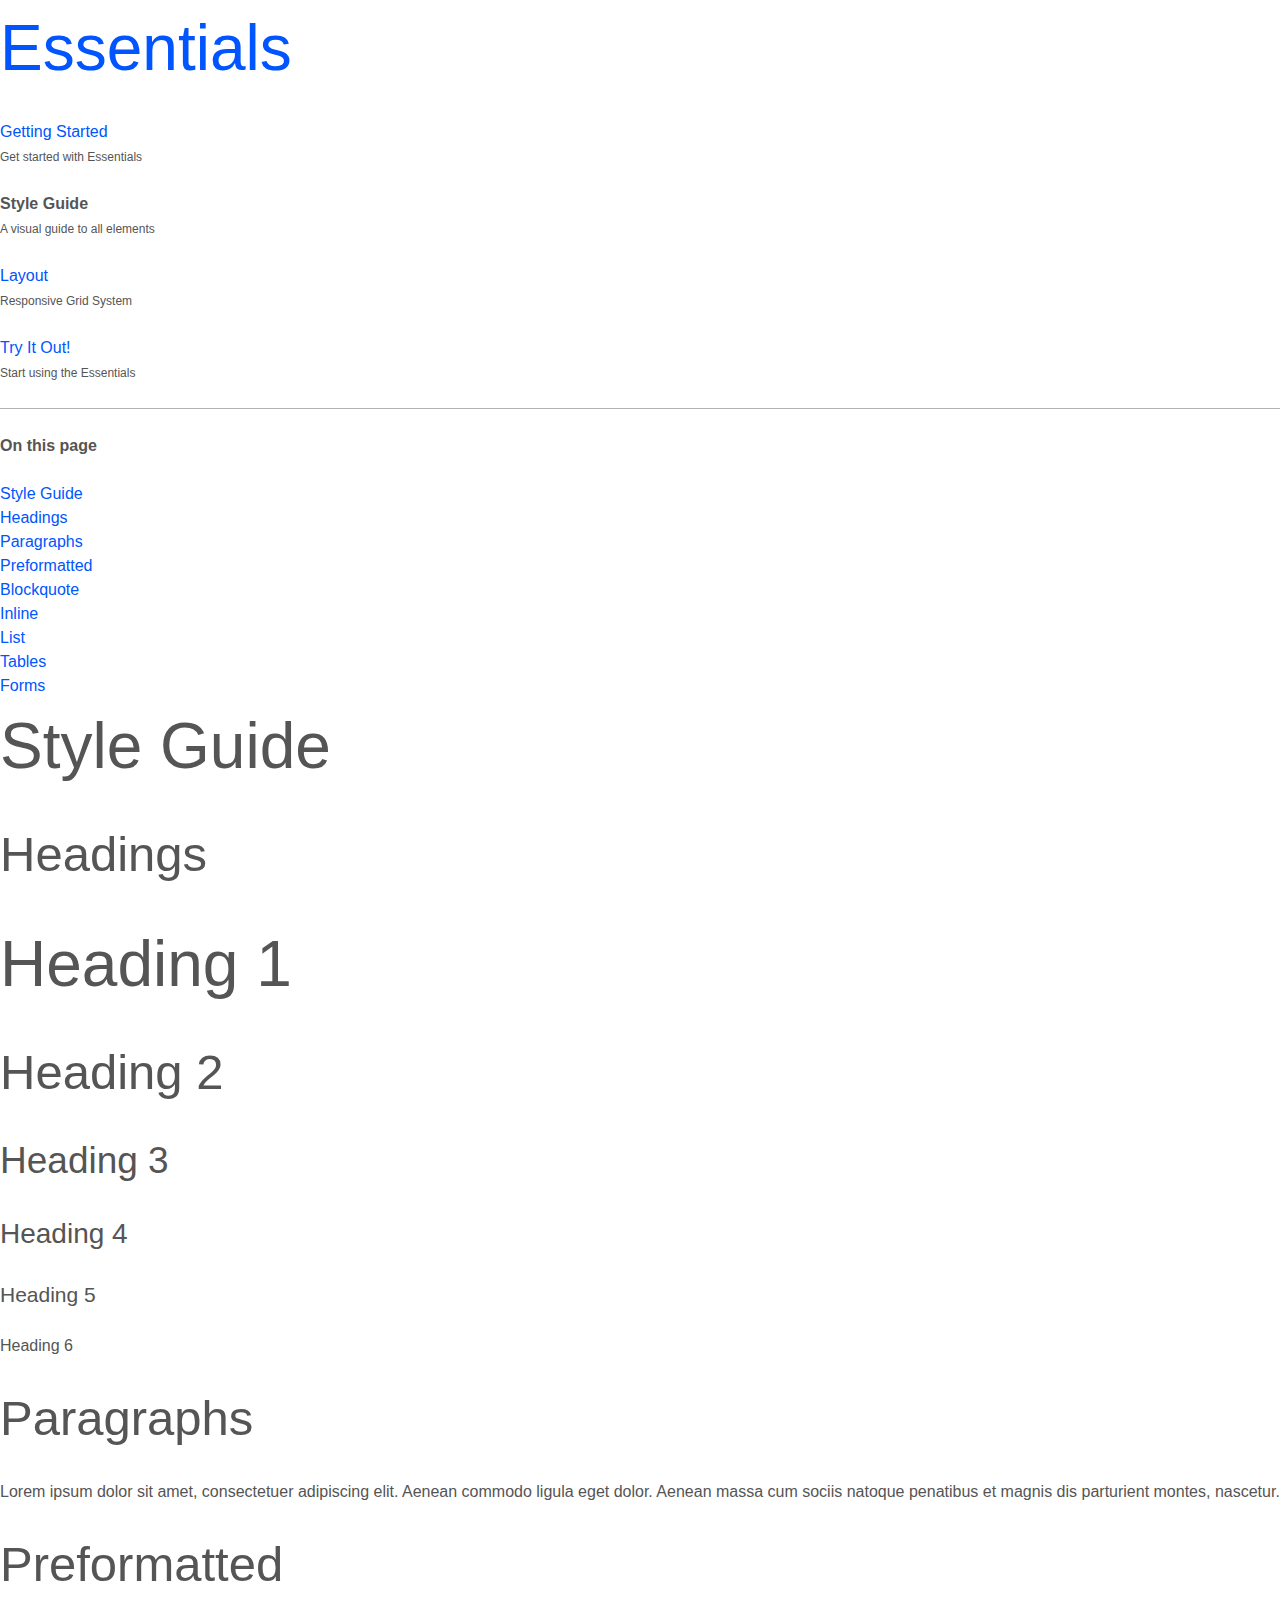
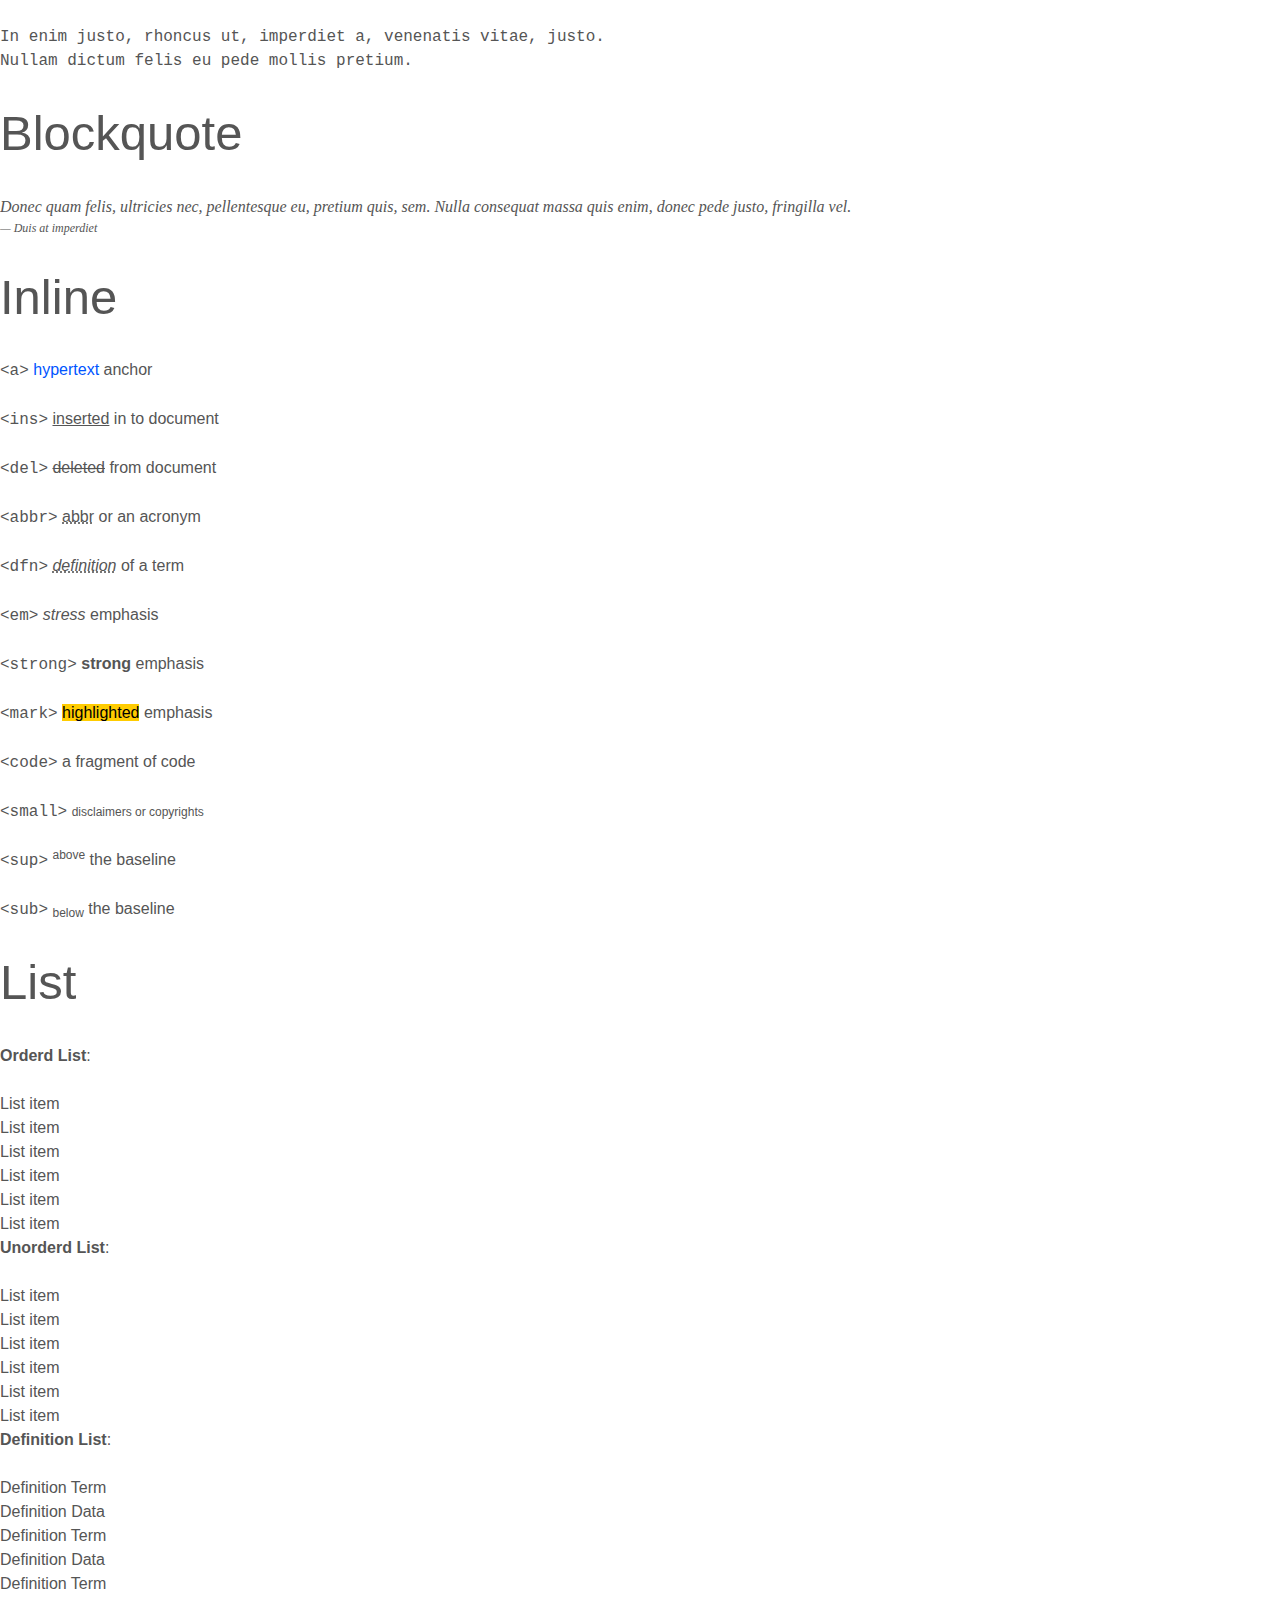
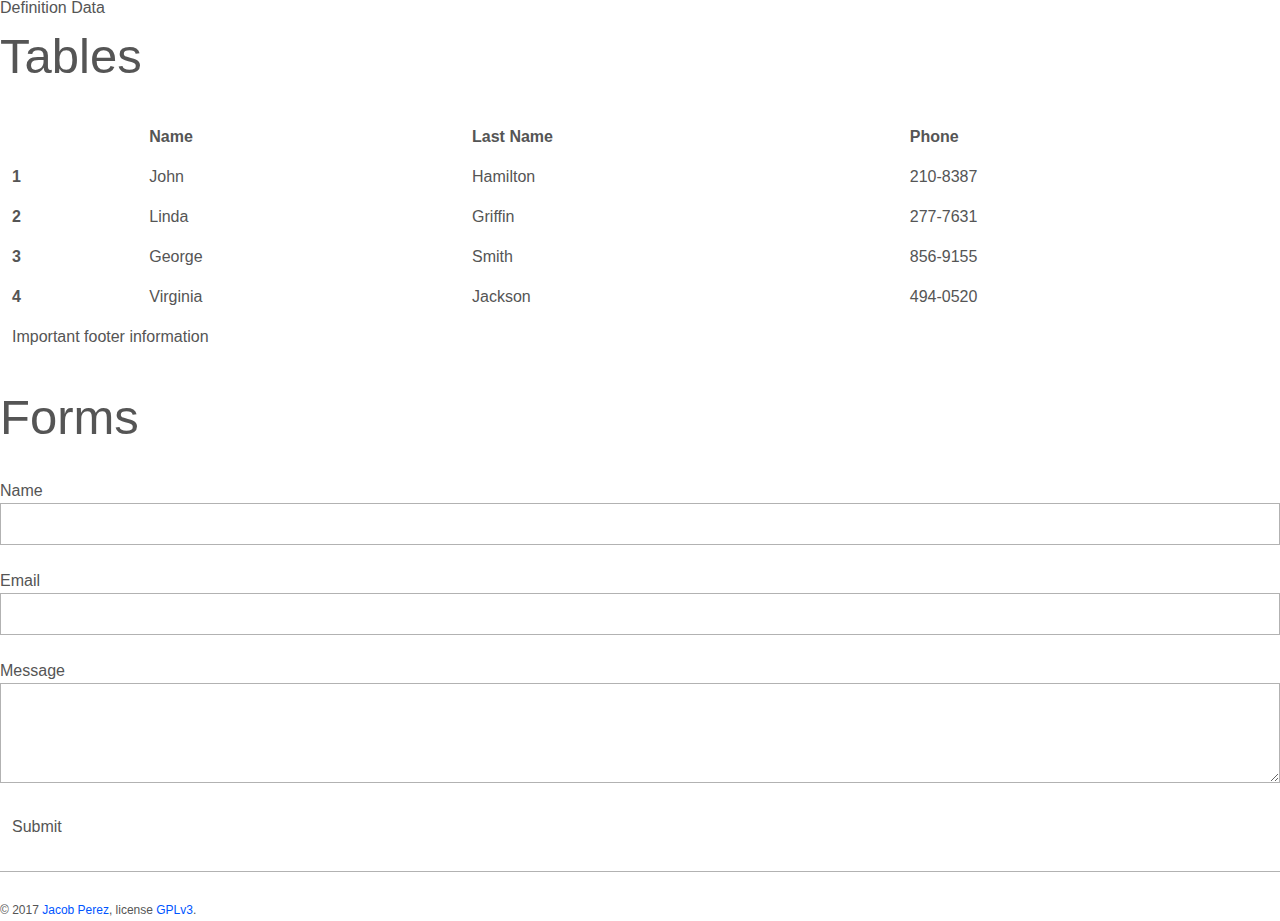
<file: style-guide/index.html>
<!DOCTYPE html>
<html lang="en">

<head>
	<meta charset="UTF-8">
	<meta name="viewport" content="width=device-width, initial-scale=1">
	<meta name="robots" content="INDEX, FOLLOW">
	<meta name="description" content="A visual guide to all elements.">
	<meta name="author" content="Jacob Perez">
	<title>Essentials - Style Guide</title>
	<link rel="stylesheet" href="../css/style.css">
</head>

<body>
	<header class="container">
		<h1 id="Essentials"><a href="https://jacobxperez.github.io/essentials/">Essentials</a></h1>

		<nav class="medium-grid">
			<div class="span-3 columns">
				<p>
					<a href="https://jacobxperez.github.io/essentials/">Getting Started</a>
					<br> <small>Get started with Essentials</small>
				</p>
			</div>
			<div class="span-3 columns">
				<p>
					<strong>Style Guide</strong>
					<br> <small>A visual guide to all elements</small>
				</p>
			</div>
			<div class="span-3 columns">
				<p>
					<a href="https://jacobxperez.github.io/essentials/layout/">Layout</a>
					<br> <small>Responsive Grid System</small>
				</p>
			</div>
			<div class="span-3 columns">
				<p>
					<a href="https://github.com/jacobxperez/essentials/archive/master.zip">Try It Out!</a>
					<br> <small>Start using the Essentials</small>
				</p>
			</div>
		</nav>

		<hr>
	</header>

	<main class="container">
		<div class="large-grid">
			<nav class="span-3 columns">
				<p><strong>On this page</strong></p>

				<ul>
					<li>
						<a href="#style-guide">Style Guide</a>
					</li>
					<li>
						<a href="#headings">Headings</a>
					</li>
					<li>
						<a href="#paragraphs">Paragraphs</a>
					</li>
					<li>
						<a href="#preformatted">Preformatted</a>
					</li>
					<li>
						<a href="#blockquote">Blockquote</a>
					</li>
					<li>
						<a href="#inline">Inline</a>
					</li>
					<li>
						<a href="#list">List</a>
					</li>
					<li>
						<a href="#tables">Tables</a>
					</li>
					<li>
						<a href="#forms">Forms</a>
					</li>
				</ul>
			</nav>

			<article class="span-9 columns">
				<h1 id="style-guide">Style Guide</h1>

				<section>
					<h2 id="headings">Headings</h2>

					<h1>Heading 1</h1>
					<h2>Heading 2</h2>
					<h3>Heading 3</h3>
					<h4>Heading 4</h4>
					<h5>Heading 5</h5>
					<h6>Heading 6</h6>
				</section>

				<section>
					<h2 id="paragraphs">Paragraphs</h2>

					<p>Lorem ipsum dolor sit amet, consectetuer adipiscing elit. Aenean commodo ligula eget dolor. Aenean massa cum sociis natoque penatibus et magnis dis parturient montes, nascetur.</p>
				</section>

				<section>
					<h2 id="preformatted">Preformatted</h2>

					<pre>In enim justo, rhoncus ut, imperdiet a, venenatis vitae, justo.
Nullam dictum felis eu pede mollis pretium.</pre>
				</section>

				<section>
					<h2 id="blockquote">Blockquote</h2>

					<blockquote>
						<q>Donec quam felis, ultricies nec, pellentesque eu, pretium quis, sem. Nulla consequat massa quis enim, donec pede justo, fringilla vel.</q>
						<small>Duis at imperdiet</small>
					</blockquote>
				</section>

				<section>
					<h2 id="inline">Inline</h2>

					<p><code>&lt;a&gt;</code> <a href="#">hypertext</a> anchor</p>
					<p><code>&lt;ins&gt;</code> <ins>inserted</ins> in to document</p>
					<p><code>&lt;del&gt;</code> <del>deleted</del> from document</p>
					<p><code>&lt;abbr&gt;</code> <abbr title="abbreviation">abbr</abbr> or an acronym</p>
					<p><code>&lt;dfn&gt;</code> <dfn title="A statement that explains the meaning of a term">definition</dfn> of a term</p>
					<p><code>&lt;em&gt;</code> <em>stress</em> emphasis</p>
					<p><code>&lt;strong&gt;</code> <strong>strong</strong> emphasis</p>
					<p><code>&lt;mark&gt;</code>
						<mark>highlighted</mark> emphasis</p>
					<p><code>&lt;code&gt;</code> a fragment of code</p>
					<p><code>&lt;small&gt;</code> <small>disclaimers or copyrights</small>
					</p>
					<p><code>&lt;sup&gt;</code> <sup>above</sup> the baseline</p>
					<p><code>&lt;sub&gt;</code> <sub>below</sub> the baseline</p>
				</section>

				<section>
					<h2 id="list">List</h2>

					<div class="medium-grid">
						<div class="span-3 columns">
							<p><strong>Orderd List</strong>:</p>

							<ol>
								<li>List item
								</li>
								<li>List item
								</li>
								<li>List item
									<ol>
										<li>List item
										</li>
										<li>List item
										</li>
										<li>List item
										</li>
									</ol>
								</li>
							</ol>
						</div>

						<div class="span-3 columns">
							<p><strong>Unorderd List</strong>:</p>

							<ul>
								<li>List item
								</li>
								<li>List item
								</li>
								<li>List item
									<ul>
										<li>List item
										</li>
										<li>List item
										</li>
										<li>List item
										</li>
									</ul>
								</li>
							</ul>
						</div>

						<div class="span-3 columns">
							<p><strong>Definition List</strong>:</p>

							<dl>
								<dt>Definition Term</dt>
								<dd>Definition Data</dd>
								<dt>Definition Term</dt>
								<dd>Definition Data</dd>
								<dt>Definition Term</dt>
								<dd>Definition Data</dd>
							</dl>
						</div>
					</div>
				</section>

				<section>
					<h2 id="tables">Tables</h2>

					<table>
						<thead>
							<tr>
								<th></th>
								<th>Name</th>
								<th>Last Name</th>
								<th>Phone</th>
							</tr>
						</thead>

						<tbody>
							<tr>
								<th>1</th>
								<td>John</td>
								<td>Hamilton</td>
								<td>210-8387</td>
							</tr>
							<tr>
								<th>2</th>
								<td>Linda</td>
								<td>Griffin</td>
								<td>277-7631</td>
							</tr>
							<tr>
								<th>3</th>
								<td>George</td>
								<td>Smith</td>
								<td>856-9155</td>
							</tr>
							<tr>
								<th>4</th>
								<td>Virginia</td>
								<td>Jackson</td>
								<td>494-0520</td>
							</tr>
						</tbody>

						<tfoot>
							<tr>
								<td colspan="4">Important footer information</td>
							</tr>
						</tfoot>
					</table>
				</section>

				<section>
					<h2 id="forms">Forms</h2>

					<form>
						<p>
							<label>Name</label>
							<input id="name" type="text" name="name" />
						</p>

						<p>
							<label>Email</label>
							<input id="email" type="text" name="email" />
						</p>

						<p>
							<label>Message</label>
							<textarea id="feedback" name="feedback"></textarea>
						</p>

						<p>
							<input class="button" type="button" value="Submit" />
						</p>
					</form>
				</section>
			</article>
		</div>
	</main>

	<footer class="container">
		<hr>

		<p><small>&copy; 2017 <a href="https://github.com/jacobxperez" rel="author">Jacob Perez</a>, license <a href="https://www.gnu.org/licenses/gpl-3.0.html" rel="license">GPLv3</a>.</small></p>
	</footer>
</body>

</html>
</file>
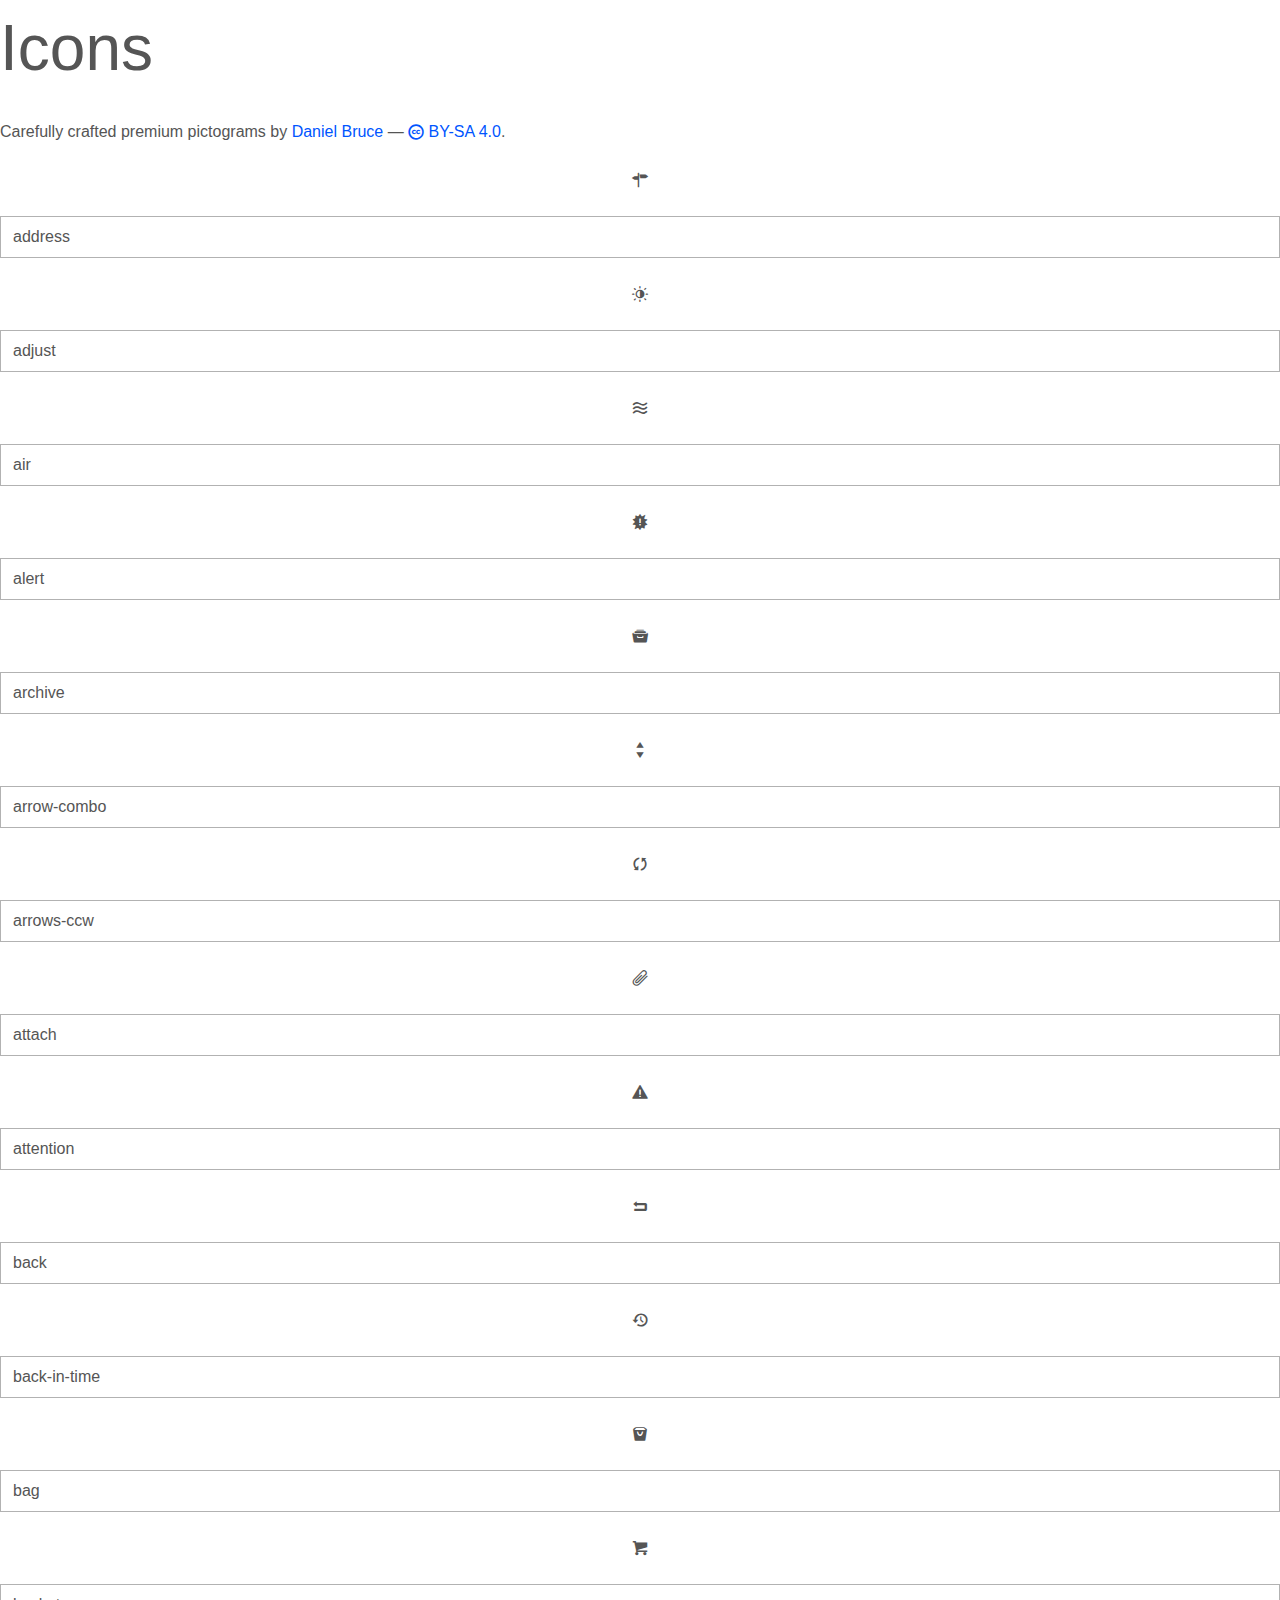
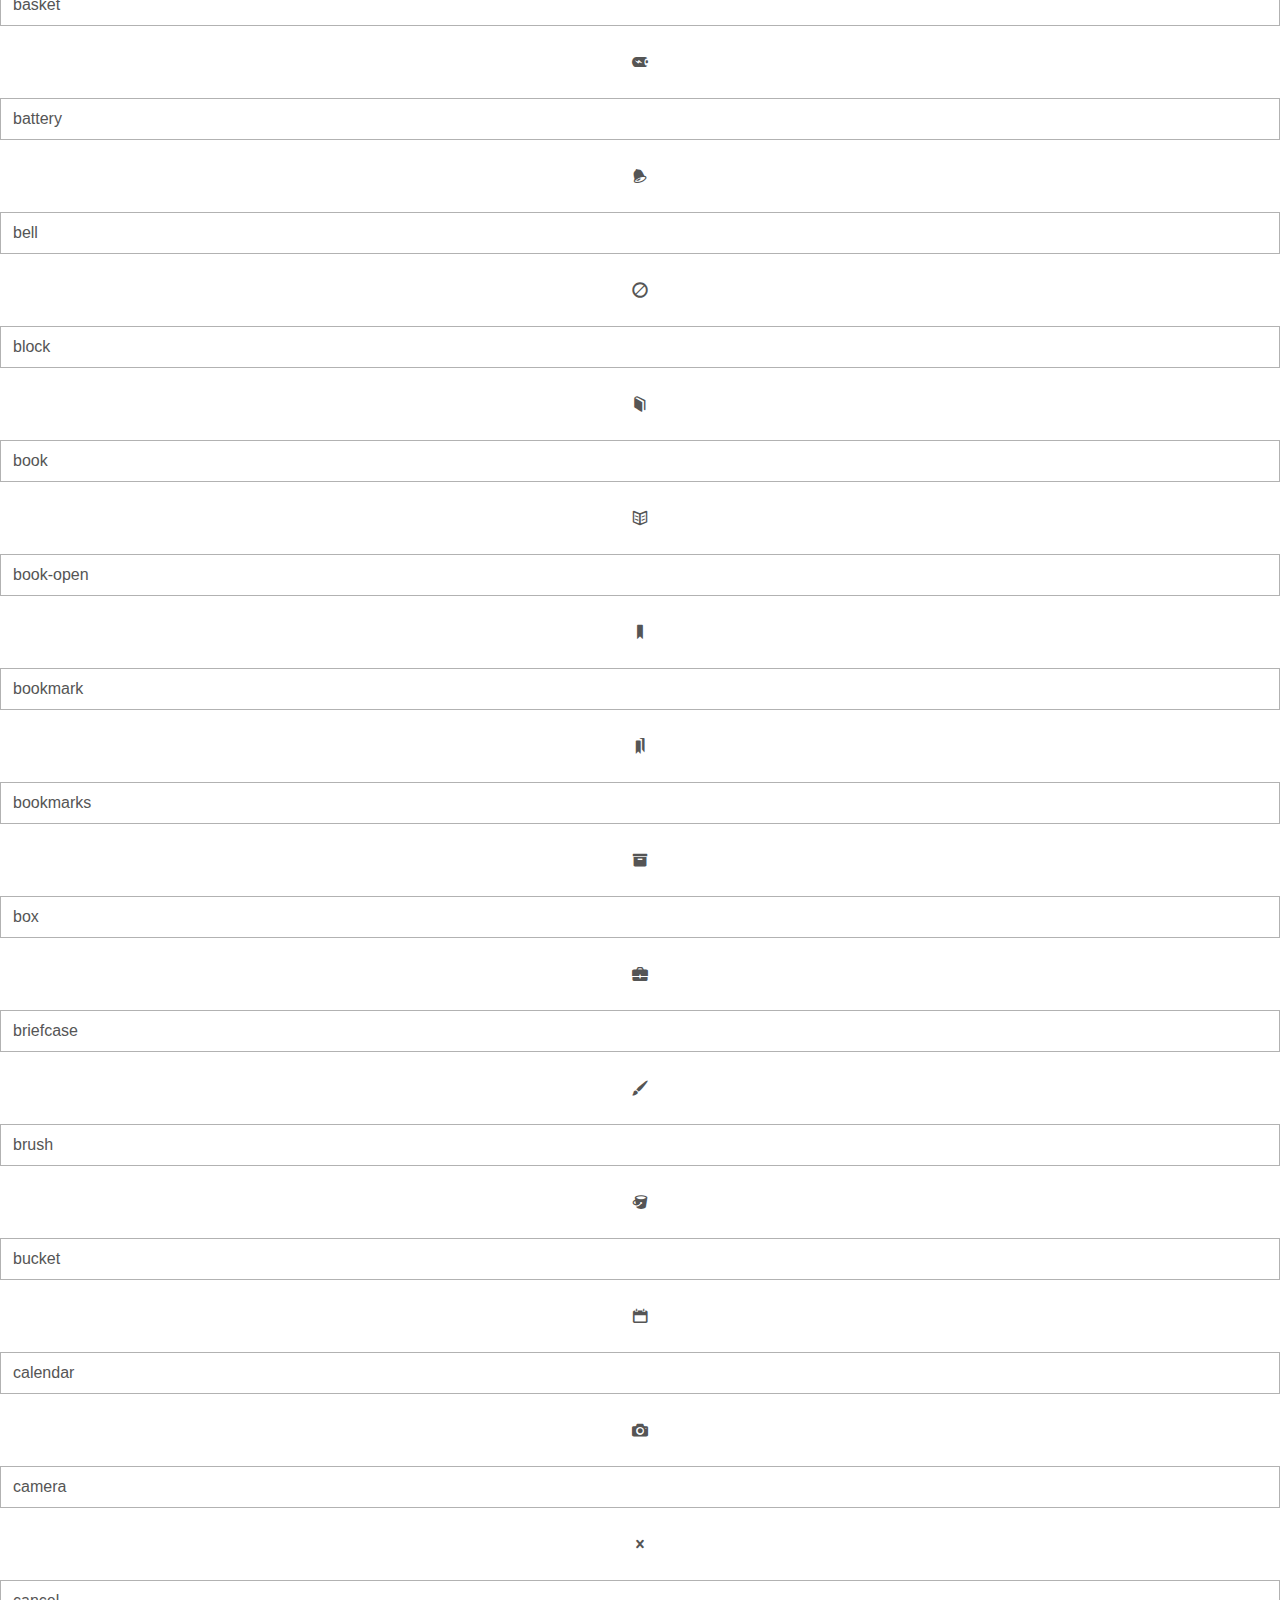
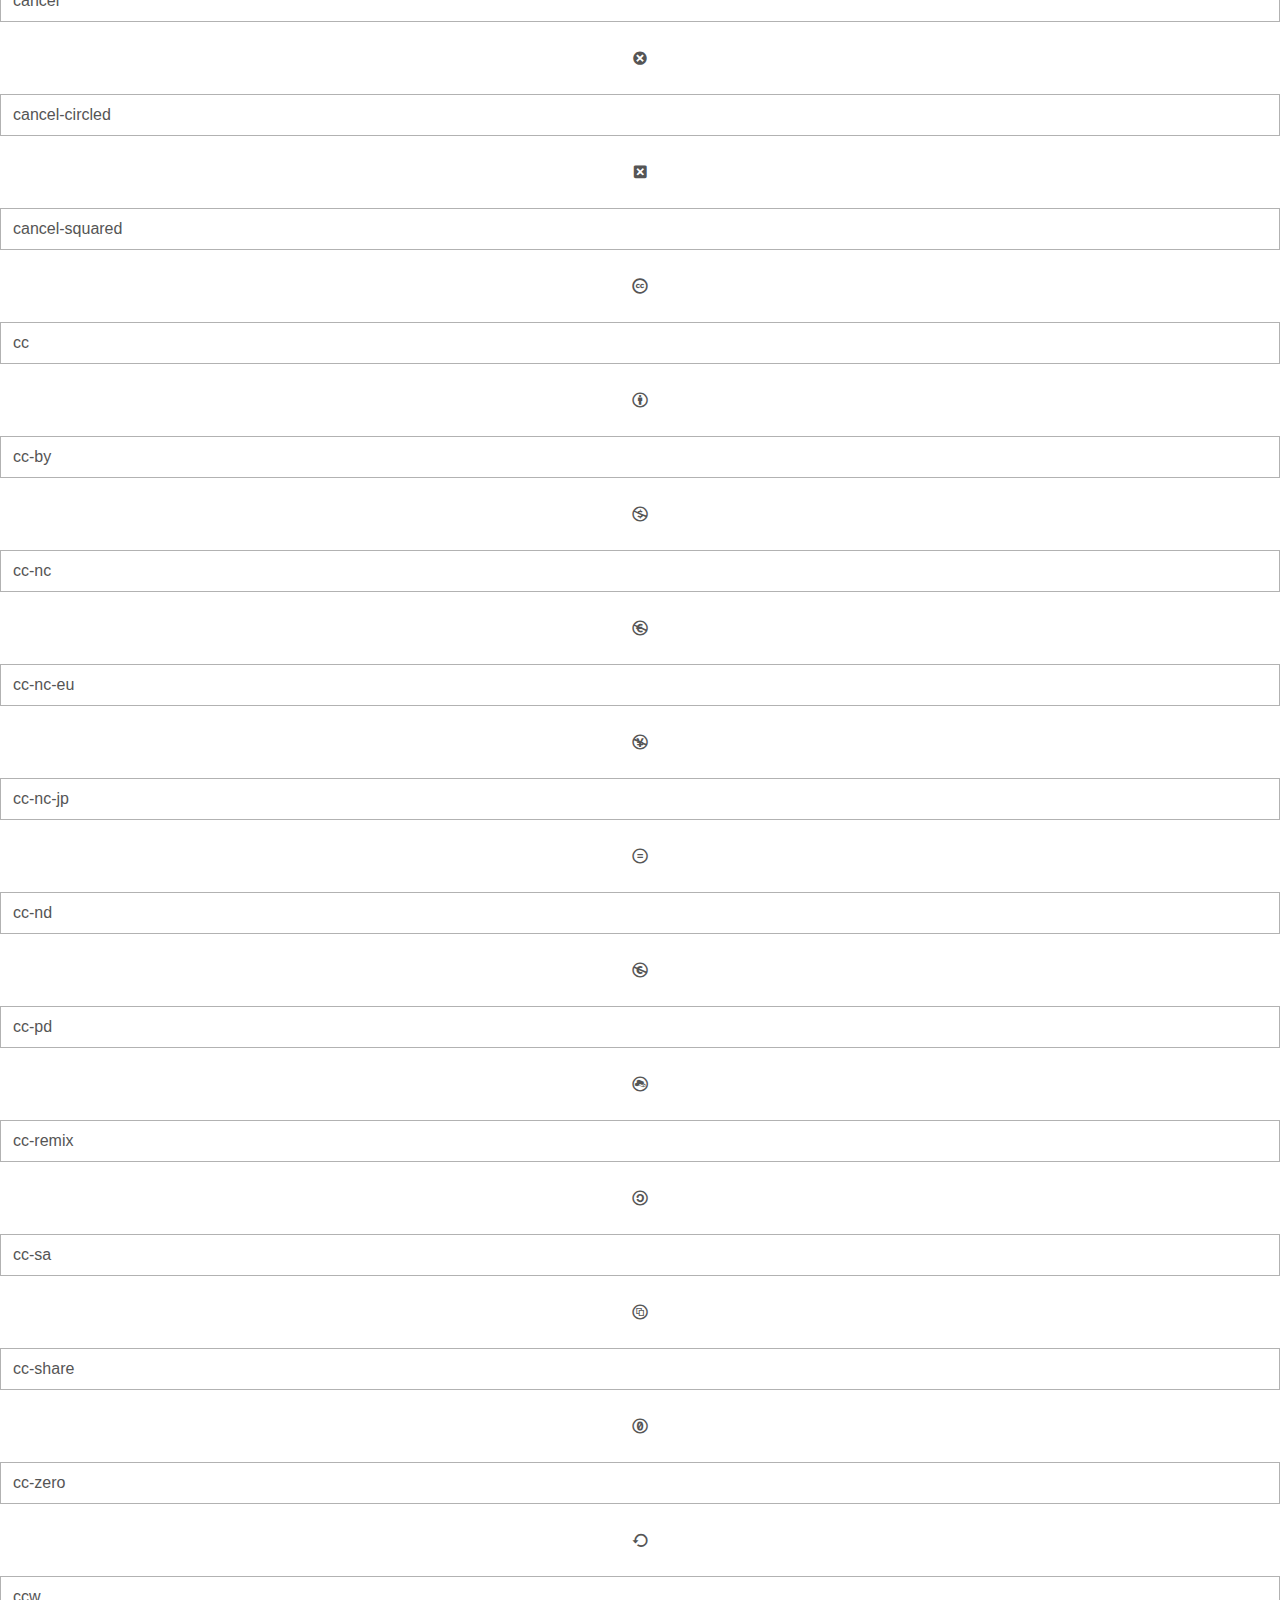
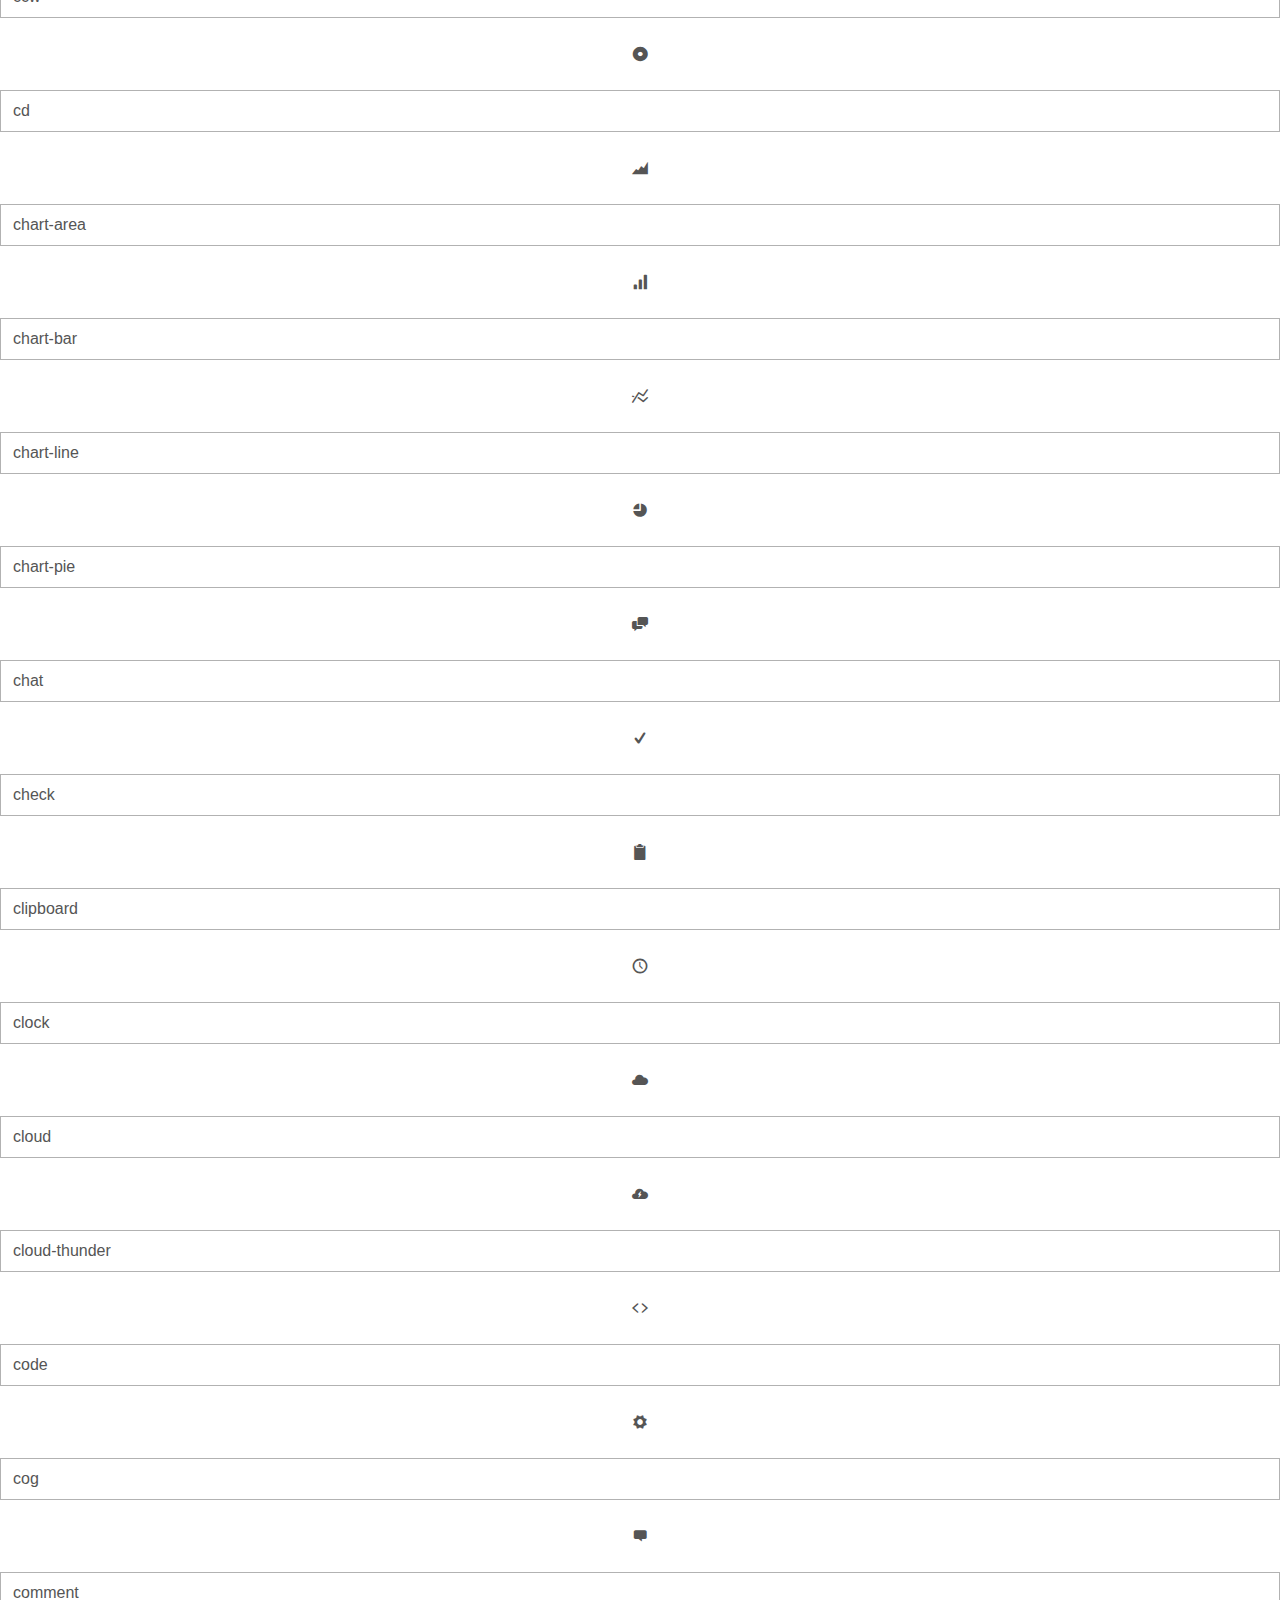
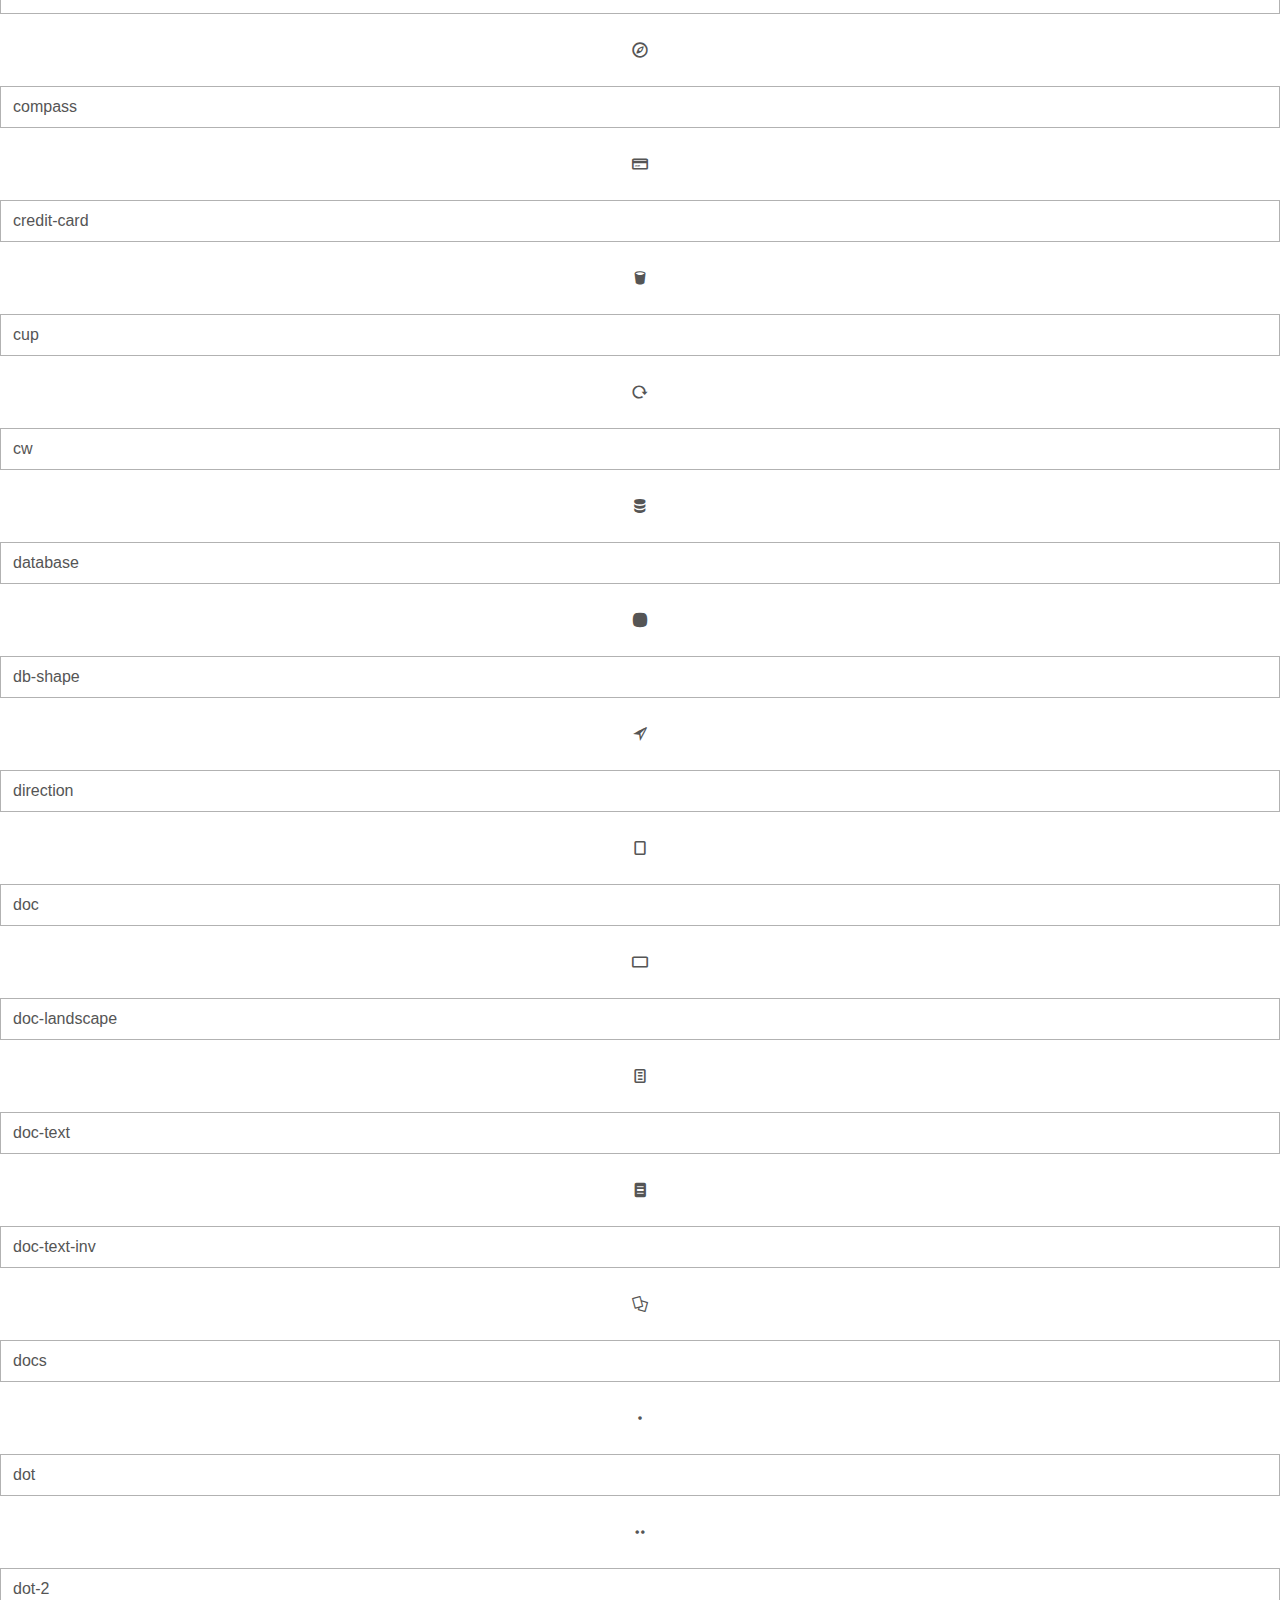
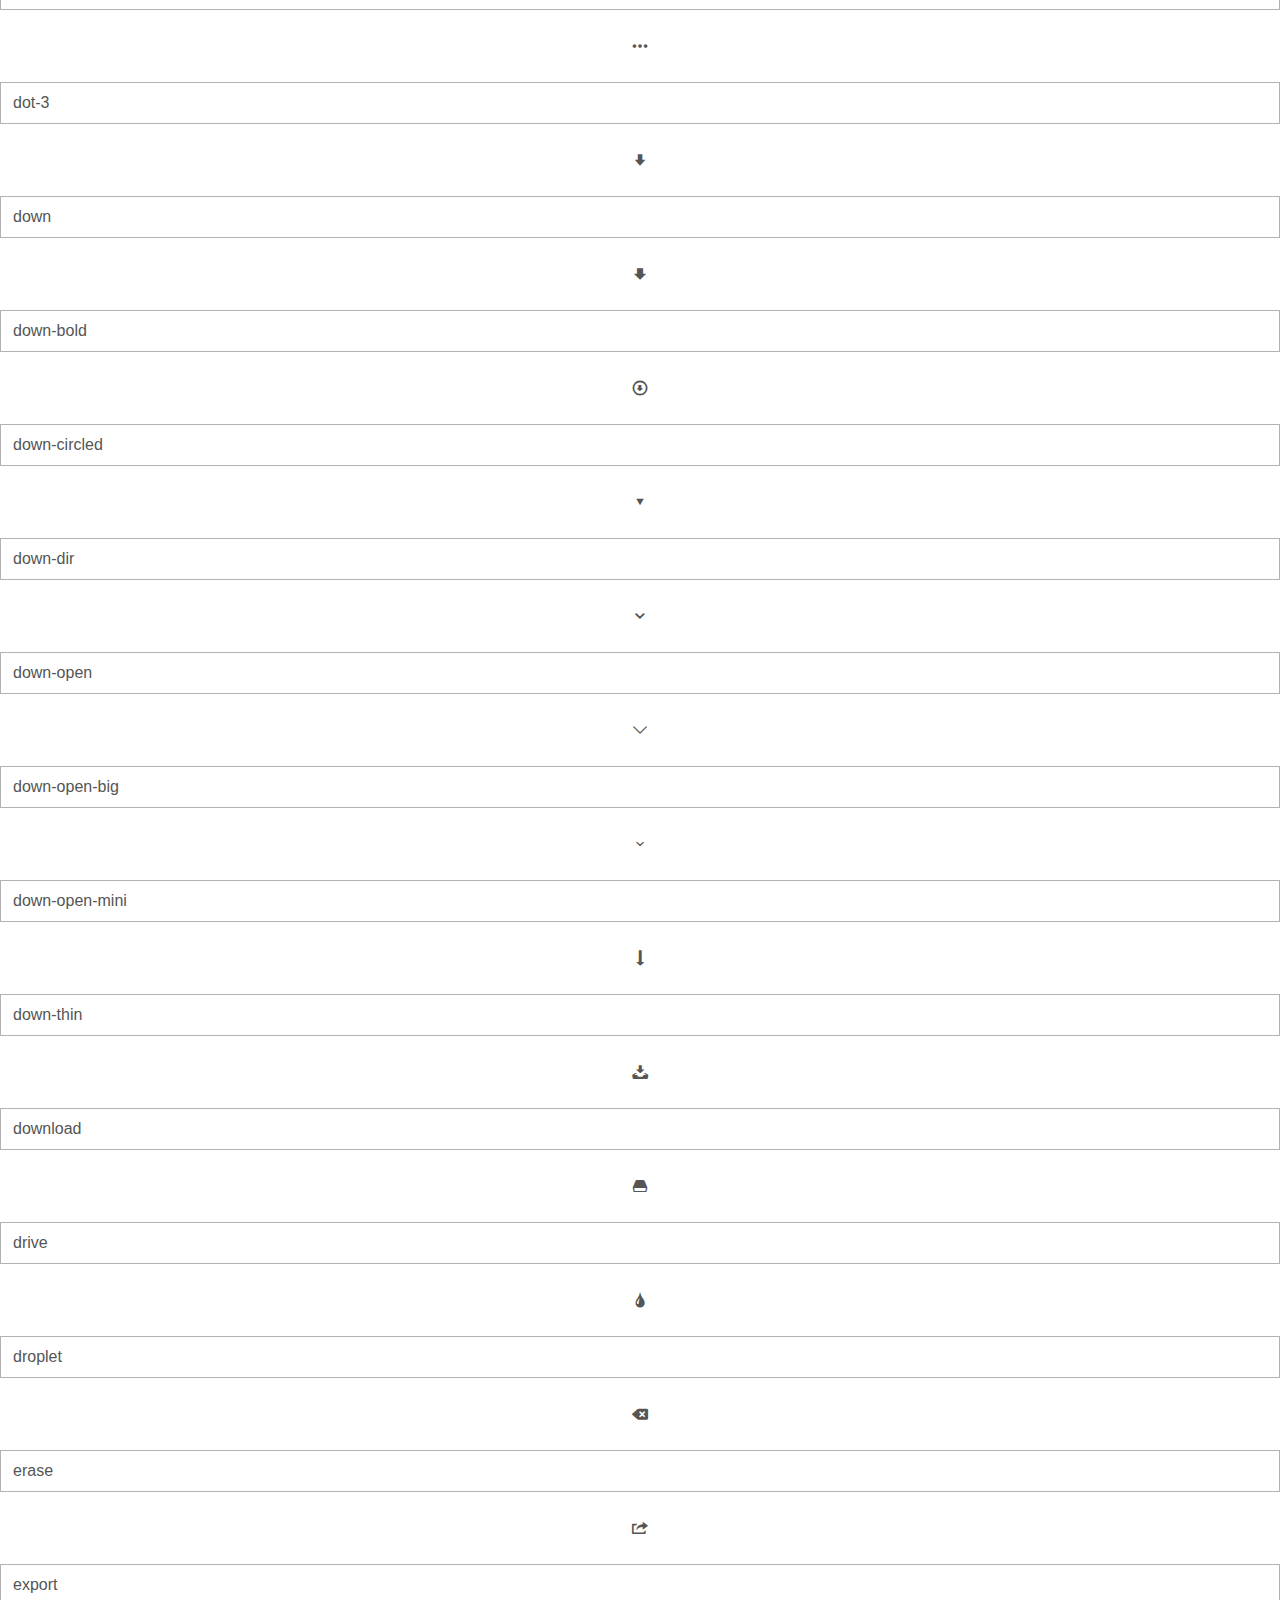
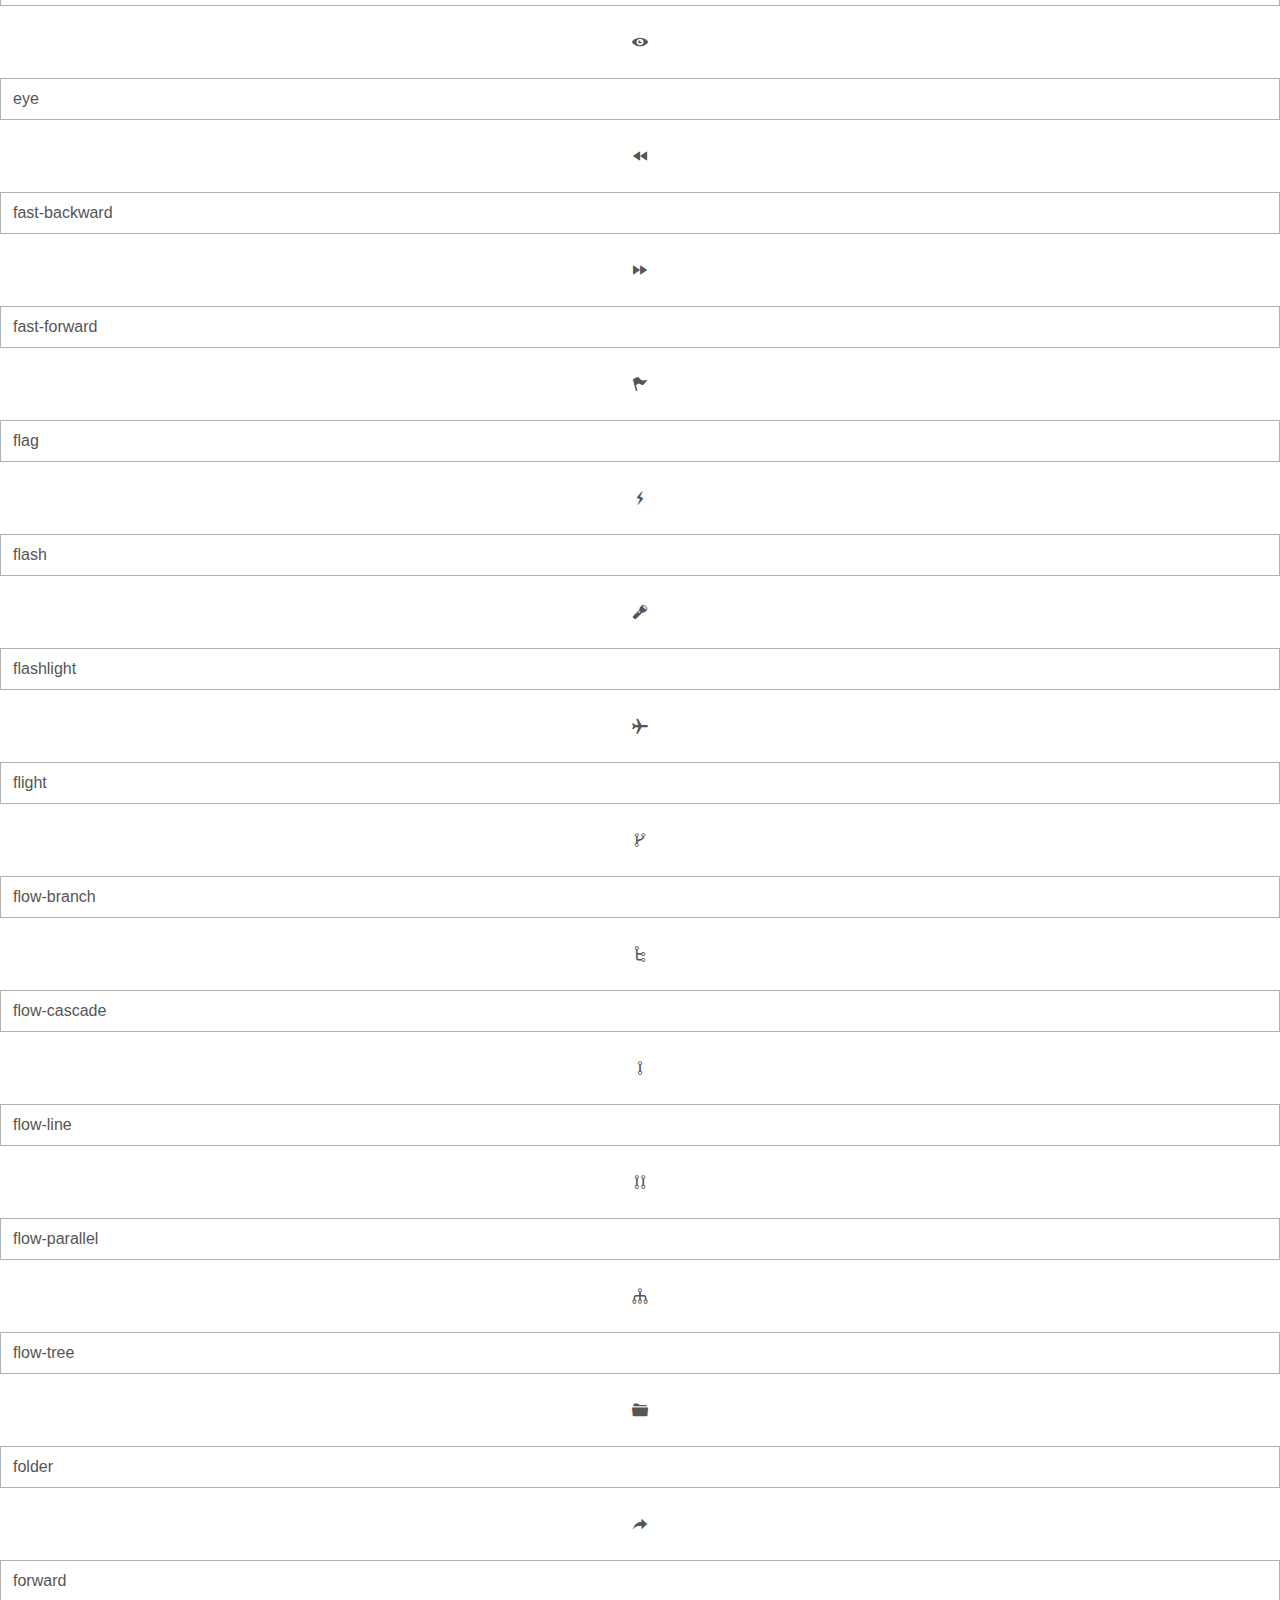
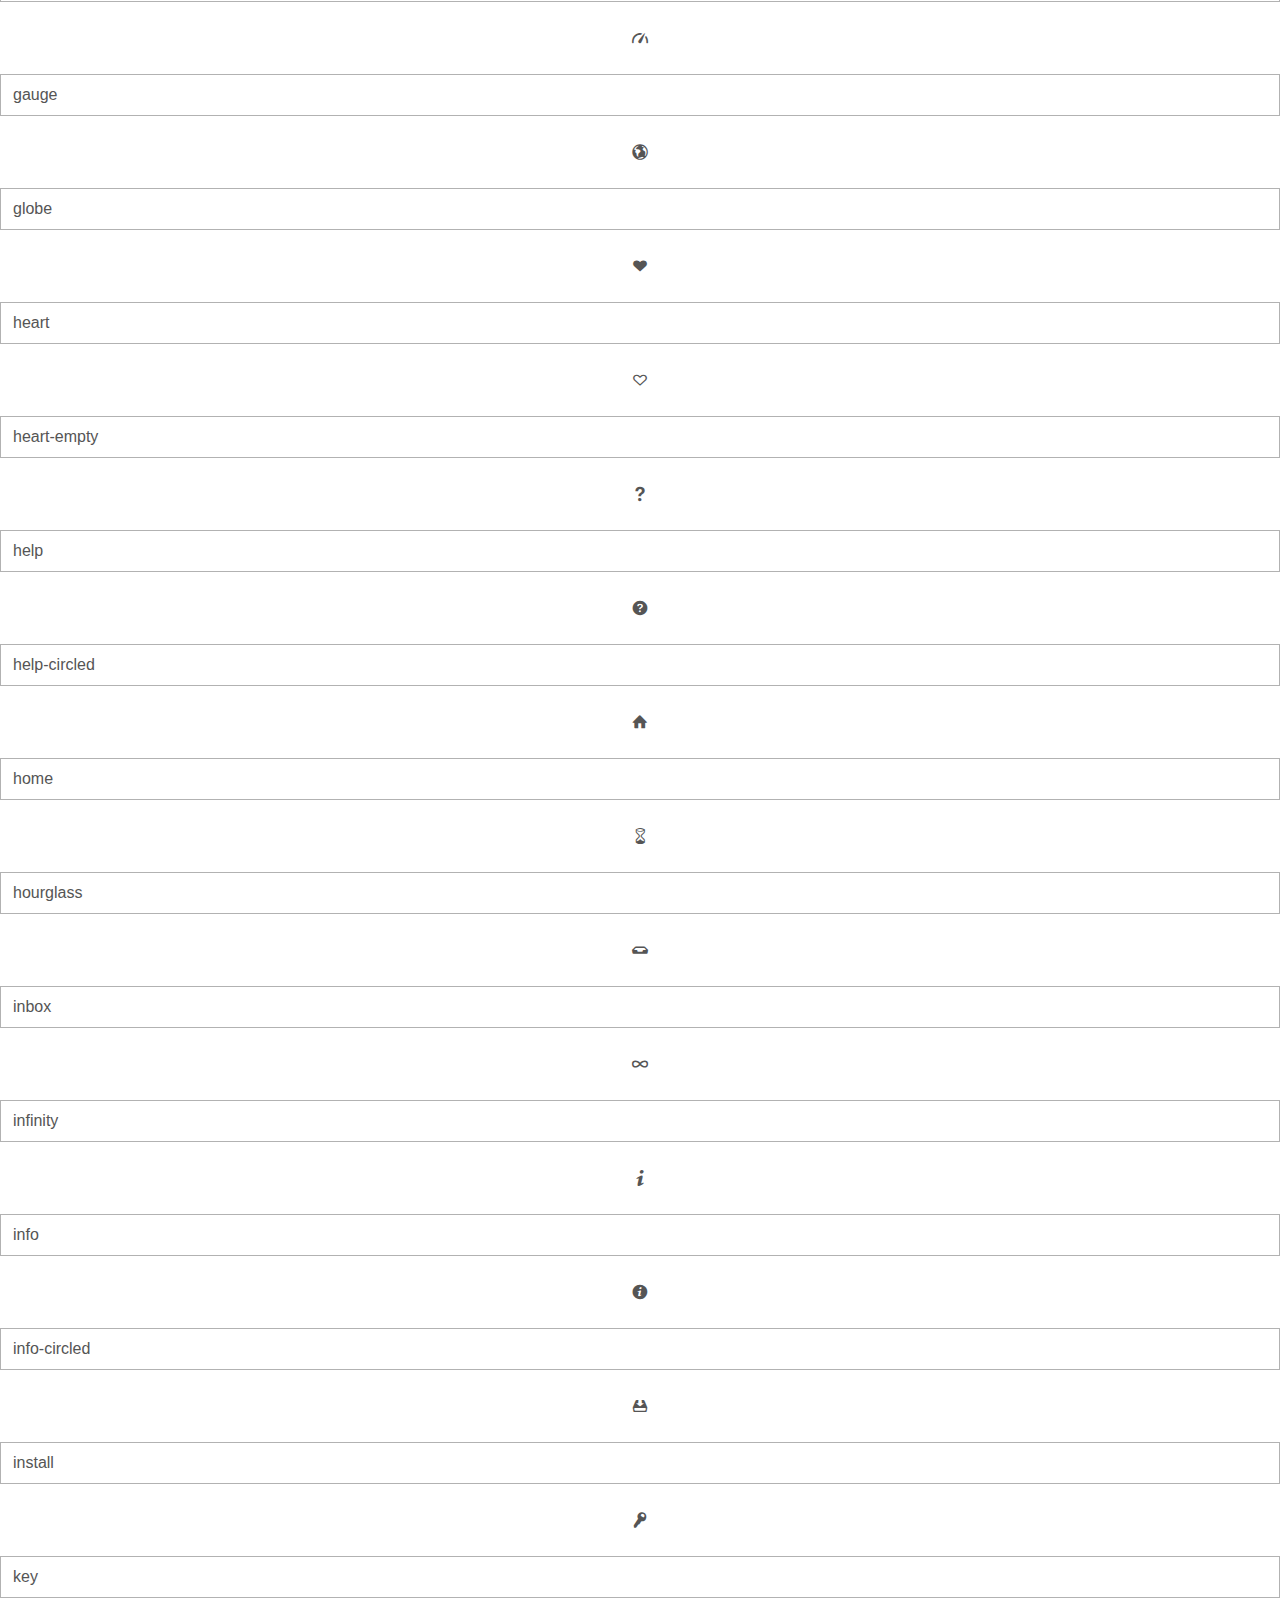
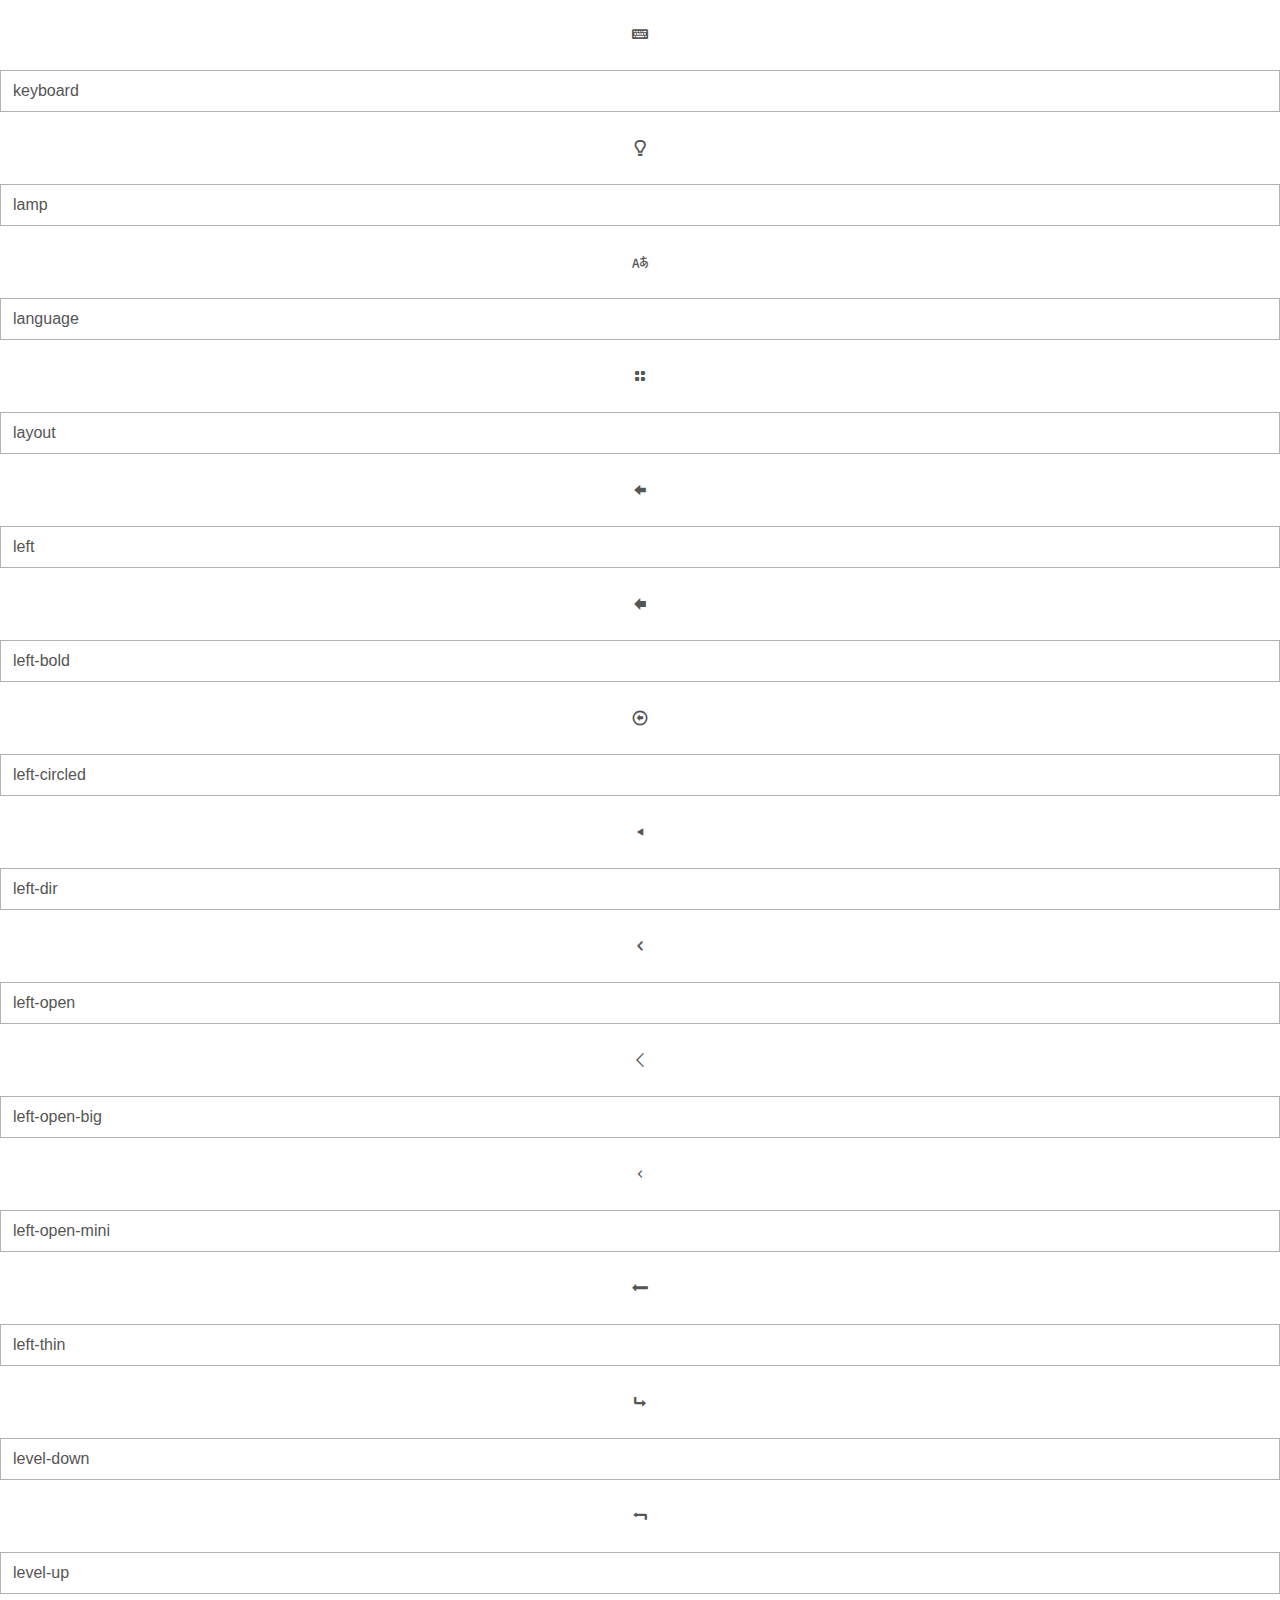
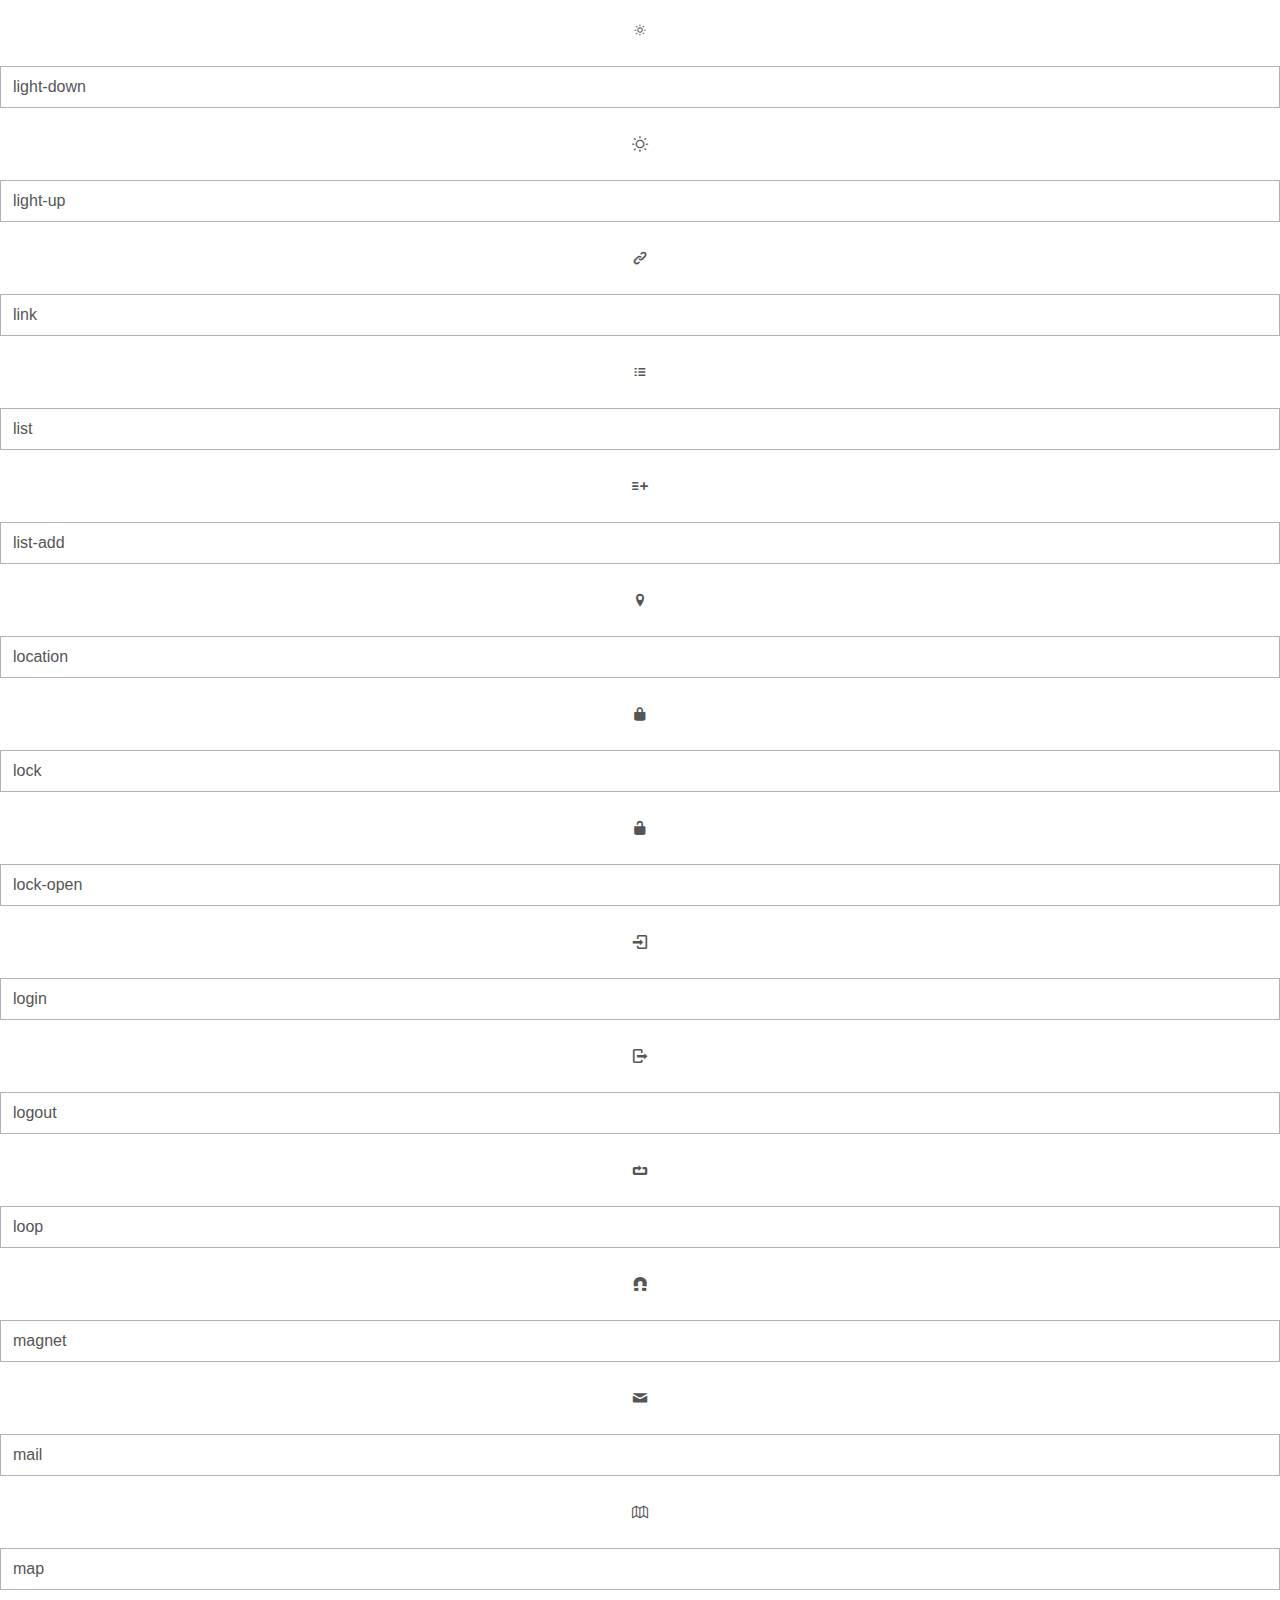
<file: icons.html>
<!DOCTYPE html>
<html lang="en">

<head>
	<meta charset="UTF-8">
	<meta name="viewport" content="width=device-width, initial-scale=1">
	<meta name="robots" content="INDEX, FOLLOW">
	<meta name="description" content="">
	<meta name="author" content="Jacob Perez">
	<title>Font Reference - Essentials</title>
	<link rel="stylesheet" href="css/style.css">
</head>

<body>
	<header class="container">
		<h1>Icons</h1>

		<p>Carefully crafted premium pictograms by <a href="http://www.danielbruce.se" class="links">Daniel Bruce</a> — <a href="https://creativecommons.org/licenses/by-sa/4.0/"><span class="icon-cc"></span> BY-SA 4.0</a>.</p>
	</header>

	<article class="container">
		<section class="row">
			<div class="small-1 medium-1 small-1 medium-1 large-1 columns">
				<p class="text-center"><span class="icon-address"></span></p>
			</div>

			<div class="small-3 medium-3 small-3 medium-3 large-3 columns">
				<p><input type="text" readonly="readonly" value="address"></p>
			</div>

			<div class="small-1 medium-1 small-1 medium-1 large-1 columns">
				<p class="text-center"><span class="icon-adjust"></span></p>
			</div>

			<div class="small-3 medium-3 small-3 medium-3 large-3 columns">
				<p><input type="text" readonly="readonly" value="adjust"></p>
			</div>

			<div class="small-1 medium-1 small-1 medium-1 large-1 columns">
				<p class="text-center"><span class="icon-air"></span></p>
			</div>

			<div class="small-3 medium-3 small-3 medium-3 large-3 columns">
				<p><input type="text" readonly="readonly" value="air"></p>
			</div>

			<div class="small-1 medium-1 large-1 columns">
				<p class="text-center"><span class="icon-alert"></span></p>
			</div>

			<div class="small-3 medium-3 large-3 columns">
				<p><input type="text" readonly="readonly" value="alert"></p>
			</div>

			<div class="small-1 medium-1 large-1 columns">
				<p class="text-center"><span class="icon-archive"></span></p>
			</div>

			<div class="small-3 medium-3 large-3 columns">
				<p><input type="text" readonly="readonly" value="archive"></p>
			</div>

			<div class="small-1 medium-1 large-1 columns">
				<p class="text-center"><span class="icon-arrow-combo"></span></p>
			</div>

			<div class="small-3 medium-3 large-3 columns">
				<p><input type="text" readonly="readonly" value="arrow-combo"></p>
			</div>

			<div class="small-1 medium-1 small-1 medium-1 large-1 columns">
				<p class="text-center"><span class="icon-arrows-ccw"></span></p>
			</div>

			<div class="small-3 medium-3 small-3 medium-3 large-3 columns">
				<p><input type="text" readonly="readonly" value="arrows-ccw"></p>
			</div>

			<div class="small-1 medium-1 small-1 medium-1 large-1 columns">
				<p class="text-center"><span class="icon-attach"></span></p>
			</div>

			<div class="small-3 medium-3 small-3 medium-3 large-3 columns">
				<p><input type="text" readonly="readonly" value="attach"></p>
			</div>

			<div class="small-1 medium-1 small-1 medium-1 large-1 columns">
				<p class="text-center"><span class="icon-attention"></span></p>
			</div>

			<div class="small-3 medium-3 small-3 medium-3 large-3 columns">
				<p><input type="text" readonly="readonly" value="attention"></p>
			</div>

			<div class="small-1 medium-1 small-1 medium-1 large-1 columns">
				<p class="text-center"><span class="icon-back"></span></p>
			</div>

			<div class="small-3 medium-3 small-3 medium-3 large-3 columns">
				<p><input type="text" readonly="readonly" value="back"></p>
			</div>

			<div class="small-1 medium-1 small-1 medium-1 large-1 columns">
				<p class="text-center"><span class="icon-back-in-time"></span></p>
			</div>

			<div class="small-3 medium-3 small-3 medium-3 large-3 columns">
				<p><input type="text" readonly="readonly" value="back-in-time"></p>
			</div>

			<div class="small-1 medium-1 small-1 medium-1 large-1 columns">
				<p class="text-center"><span class="icon-bag"></span></p>
			</div>

			<div class="small-3 medium-3 small-3 medium-3 large-3 columns">
				<p><input type="text" readonly="readonly" value="bag"></p>
			</div>

			<div class="small-1 medium-1 small-1 medium-1 large-1 columns">
				<p class="text-center"><span class="icon-basket"></span></p>
			</div>

			<div class="small-3 medium-3 small-3 medium-3 large-3 columns">
				<p><input type="text" readonly="readonly" value="basket"></p>
			</div>

			<div class="small-1 medium-1 small-1 medium-1 large-1 columns">
				<p class="text-center"><span class="icon-battery"></span></p>
			</div>

			<div class="small-3 medium-3 small-3 medium-3 large-3 columns">
				<p><input type="text" readonly="readonly" value="battery"></p>
			</div>

			<div class="small-1 medium-1 small-1 medium-1 large-1 columns">
				<p class="text-center"><span class="icon-bell"></span></p>
			</div>

			<div class="small-3 medium-3 small-3 medium-3 large-3 columns">
				<p><input type="text" readonly="readonly" value="bell"></p>
			</div>

			<div class="small-1 medium-1 small-1 medium-1 large-1 columns">
				<p class="text-center"><span class="icon-block"></span></p>
			</div>

			<div class="small-3 medium-3 small-3 medium-3 large-3 columns">
				<p><input type="text" readonly="readonly" value="block"></p>
			</div>

			<div class="small-1 medium-1 small-1 medium-1 large-1 columns">
				<p class="text-center"><span class="icon-book"></span></p>
			</div>

			<div class="small-3 medium-3 small-3 medium-3 large-3 columns">
				<p><input type="text" readonly="readonly" value="book"></p>
			</div>

			<div class="small-1 medium-1 small-1 medium-1 large-1 columns">
				<p class="text-center"><span class="icon-book-open"></span></p>
			</div>

			<div class="small-3 medium-3 small-3 medium-3 large-3 columns">
				<p><input type="text" readonly="readonly" value="book-open"></p>
			</div>

			<div class="small-1 medium-1 small-1 medium-1 large-1 columns">
				<p class="text-center"><span class="icon-bookmark"></span></p>
			</div>

			<div class="small-3 medium-3 small-3 medium-3 large-3 columns">
				<p><input type="text" readonly="readonly" value="bookmark"></p>
			</div>

			<div class="small-1 medium-1 small-1 medium-1 large-1 columns">
				<p class="text-center"><span class="icon-bookmarks"></span></p>
			</div>

			<div class="small-3 medium-3 small-3 medium-3 large-3 columns">
				<p><input type="text" readonly="readonly" value="bookmarks"></p>
			</div>

			<div class="small-1 medium-1 small-1 medium-1 large-1 columns">
				<p class="text-center"><span class="icon-box"></span></p>
			</div>

			<div class="small-3 medium-3 small-3 medium-3 large-3 columns">
				<p><input type="text" readonly="readonly" value="box"></p>
			</div>

			<div class="small-1 medium-1 small-1 medium-1 large-1 columns">
				<p class="text-center"><span class="icon-briefcase"></span></p>
			</div>

			<div class="small-3 medium-3 small-3 medium-3 large-3 columns">
				<p><input type="text" readonly="readonly" value="briefcase"></p>
			</div>

			<div class="small-1 medium-1 small-1 medium-1 large-1 columns">
				<p class="text-center"><span class="icon-brush"></span></p>
			</div>

			<div class="small-3 medium-3 small-3 medium-3 large-3 columns">
				<p><input type="text" readonly="readonly" value="brush"></p>
			</div>

			<div class="small-1 medium-1 small-1 medium-1 large-1 columns">
				<p class="text-center"><span class="icon-bucket"></span></p>
			</div>

			<div class="small-3 medium-3 small-3 medium-3 large-3 columns">
				<p><input type="text" readonly="readonly" value="bucket"></p>
			</div>

			<div class="small-1 medium-1 small-1 medium-1 large-1 columns">
				<p class="text-center"><span class="icon-calendar"></span></p>
			</div>

			<div class="small-3 medium-3 small-3 medium-3 large-3 columns">
				<p><input type="text" readonly="readonly" value="calendar"></p>
			</div>

			<div class="small-1 medium-1 small-1 medium-1 large-1 columns">
				<p class="text-center"><span class="icon-camera"></span></p>
			</div>

			<div class="small-3 medium-3 small-3 medium-3 large-3 columns">
				<p><input type="text" readonly="readonly" value="camera"></p>
			</div>

			<div class="small-1 medium-1 small-1 medium-1 large-1 columns">
				<p class="text-center"><span class="icon-cancel"></span></p>
			</div>

			<div class="small-3 medium-3 small-3 medium-3 large-3 columns">
				<p><input type="text" readonly="readonly" value="cancel"></p>
			</div>

			<div class="small-1 medium-1 small-1 medium-1 large-1 columns">
				<p class="text-center"><span class="icon-cancel-circled"></span></p>
			</div>

			<div class="small-3 medium-3 small-3 medium-3 large-3 columns">
				<p><input type="text" readonly="readonly" value="cancel-circled"></p>
			</div>

			<div class="small-1 medium-1 small-1 medium-1 large-1 columns">
				<p class="text-center"><span class="icon-cancel-squared"></span></p>
			</div>

			<div class="small-3 medium-3 small-3 medium-3 large-3 columns">
				<p><input type="text" readonly="readonly" value="cancel-squared"></p>
			</div>

			<div class="small-1 medium-1 small-1 medium-1 large-1 columns">
				<p class="text-center"><span class="icon-cc"></span></p>
			</div>

			<div class="small-3 medium-3 small-3 medium-3 large-3 columns">
				<p><input type="text" readonly="readonly" value="cc"></p>
			</div>

			<div class="small-1 medium-1 small-1 medium-1 large-1 columns">
				<p class="text-center"><span class="icon-cc-by"></span></p>
			</div>

			<div class="small-3 medium-3 small-3 medium-3 large-3 columns">
				<p><input type="text" readonly="readonly" value="cc-by"></p>
			</div>

			<div class="small-1 medium-1 small-1 medium-1 large-1 columns">
				<p class="text-center"><span class="icon-cc-nc"></span></p>
			</div>

			<div class="small-3 medium-3 small-3 medium-3 large-3 columns">
				<p><input type="text" readonly="readonly" value="cc-nc"></p>
			</div>

			<div class="small-1 medium-1 small-1 medium-1 large-1 columns">
				<p class="text-center"><span class="icon-cc-nc-eu"></span></p>
			</div>

			<div class="small-3 medium-3 small-3 medium-3 large-3 columns">
				<p><input type="text" readonly="readonly" value="cc-nc-eu"></p>
			</div>

			<div class="small-1 medium-1 small-1 medium-1 large-1 columns">
				<p class="text-center"><span class="icon-cc-nc-jp"></span></p>
			</div>

			<div class="small-3 medium-3 small-3 medium-3 large-3 columns">
				<p><input type="text" readonly="readonly" value="cc-nc-jp"></p>
			</div>

			<div class="small-1 medium-1 small-1 medium-1 large-1 columns">
				<p class="text-center"><span class="icon-cc-nd"></span></p>
			</div>

			<div class="small-3 medium-3 small-3 medium-3 large-3 columns">
				<p><input type="text" readonly="readonly" value="cc-nd"></p>
			</div>

			<div class="small-1 medium-1 small-1 medium-1 large-1 columns">
				<p class="text-center"><span class="icon-cc-pd"></span></p>
			</div>

			<div class="small-3 medium-3 small-3 medium-3 large-3 columns">
				<p><input type="text" readonly="readonly" value="cc-pd"></p>
			</div>

			<div class="small-1 medium-1 small-1 medium-1 large-1 columns">
				<p class="text-center"><span class="icon-cc-remix"></span></p>
			</div>

			<div class="small-3 medium-3 small-3 medium-3 large-3 columns">
				<p><input type="text" readonly="readonly" value="cc-remix"></p>
			</div>

			<div class="small-1 medium-1 small-1 medium-1 large-1 columns">
				<p class="text-center"><span class="icon-cc-sa"></span></p>
			</div>

			<div class="small-3 medium-3 small-3 medium-3 large-3 columns">
				<p><input type="text" readonly="readonly" value="cc-sa"></p>
			</div>

			<div class="small-1 medium-1 small-1 medium-1 large-1 columns">
				<p class="text-center"><span class="icon-cc-share"></span></p>
			</div>

			<div class="small-3 medium-3 small-3 medium-3 large-3 columns">
				<p><input type="text" readonly="readonly" value="cc-share"></p>
			</div>

			<div class="small-1 medium-1 small-1 medium-1 large-1 columns">
				<p class="text-center"><span class="icon-cc-zero"></span></p>
			</div>

			<div class="small-3 medium-3 small-3 medium-3 large-3 columns">
				<p><input type="text" readonly="readonly" value="cc-zero"></p>
			</div>

			<div class="small-1 medium-1 small-1 medium-1 large-1 columns">
				<p class="text-center"><span class="icon-ccw"></span></p>
			</div>

			<div class="small-3 medium-3 small-3 medium-3 large-3 columns">
				<p><input type="text" readonly="readonly" value="ccw"></p>
			</div>

			<div class="small-1 medium-1 small-1 medium-1 large-1 columns">
				<p class="text-center"><span class="icon-cd"></span></p>
			</div>

			<div class="small-3 medium-3 small-3 medium-3 large-3 columns">
				<p><input type="text" readonly="readonly" value="cd"></p>
			</div>

			<div class="small-1 medium-1 small-1 medium-1 large-1 columns">
				<p class="text-center"><span class="icon-chart-area"></span></p>
			</div>

			<div class="small-3 medium-3 small-3 medium-3 large-3 columns">
				<p><input type="text" readonly="readonly" value="chart-area"></p>
			</div>

			<div class="small-1 medium-1 small-1 medium-1 large-1 columns">
				<p class="text-center"><span class="icon-chart-bar"></span></p>
			</div>

			<div class="small-3 medium-3 small-3 medium-3 large-3 columns">
				<p><input type="text" readonly="readonly" value="chart-bar"></p>
			</div>

			<div class="small-1 medium-1 small-1 medium-1 large-1 columns">
				<p class="text-center"><span class="icon-chart-line"></span></p>
			</div>

			<div class="small-3 medium-3 small-3 medium-3 large-3 columns">
				<p><input type="text" readonly="readonly" value="chart-line"></p>
			</div>

			<div class="small-1 medium-1 small-1 medium-1 large-1 columns">
				<p class="text-center"><span class="icon-chart-pie"></span></p>
			</div>

			<div class="small-3 medium-3 small-3 medium-3 large-3 columns">
				<p><input type="text" readonly="readonly" value="chart-pie"></p>
			</div>

			<div class="small-1 medium-1 small-1 medium-1 large-1 columns">
				<p class="text-center"><span class="icon-chat"></span></p>
			</div>

			<div class="small-3 medium-3 small-3 medium-3 large-3 columns">
				<p><input type="text" readonly="readonly" value="chat"></p>
			</div>

			<div class="small-1 medium-1 small-1 medium-1 large-1 columns">
				<p class="text-center"><span class="icon-check"></span></p>
			</div>

			<div class="small-3 medium-3 small-3 medium-3 large-3 columns">
				<p><input type="text" readonly="readonly" value="check"></p>
			</div>

			<div class="small-1 medium-1 small-1 medium-1 large-1 columns">
				<p class="text-center"><span class="icon-clipboard"></span></p>
			</div>

			<div class="small-3 medium-3 small-3 medium-3 large-3 columns">
				<p><input type="text" readonly="readonly" value="clipboard"></p>
			</div>

			<div class="small-1 medium-1 small-1 medium-1 large-1 columns">
				<p class="text-center"><span class="icon-clock"></span></p>
			</div>

			<div class="small-3 medium-3 small-3 medium-3 large-3 columns">
				<p><input type="text" readonly="readonly" value="clock"></p>
			</div>

			<div class="small-1 medium-1 small-1 medium-1 large-1 columns">
				<p class="text-center"><span class="icon-cloud"></span></p>
			</div>

			<div class="small-3 medium-3 small-3 medium-3 large-3 columns">
				<p><input type="text" readonly="readonly" value="cloud"></p>
			</div>

			<div class="small-1 medium-1 small-1 medium-1 large-1 columns">
				<p class="text-center"><span class="icon-cloud-thunder"></span></p>
			</div>

			<div class="small-3 medium-3 small-3 medium-3 large-3 columns">
				<p><input type="text" readonly="readonly" value="cloud-thunder"></p>
			</div>

			<div class="small-1 medium-1 small-1 medium-1 large-1 columns">
				<p class="text-center"><span class="icon-code"></span></p>
			</div>

			<div class="small-3 medium-3 small-3 medium-3 large-3 columns">
				<p><input type="text" readonly="readonly" value="code"></p>
			</div>

			<div class="small-1 medium-1 small-1 medium-1 large-1 columns">
				<p class="text-center"><span class="icon-cog"></span></p>
			</div>

			<div class="small-3 medium-3 small-3 medium-3 large-3 columns">
				<p><input type="text" readonly="readonly" value="cog"></p>
			</div>

			<div class="small-1 medium-1 small-1 medium-1 large-1 columns">
				<p class="text-center"><span class="icon-comment"></span></p>
			</div>

			<div class="small-3 medium-3 small-3 medium-3 large-3 columns">
				<p><input type="text" readonly="readonly" value="comment"></p>
			</div>

			<div class="small-1 medium-1 small-1 medium-1 large-1 columns">
				<p class="text-center"><span class="icon-compass"></span></p>
			</div>

			<div class="small-3 medium-3 small-3 medium-3 large-3 columns">
				<p><input type="text" readonly="readonly" value="compass"></p>
			</div>

			<div class="small-1 medium-1 small-1 medium-1 large-1 columns">
				<p class="text-center"><span class="icon-credit-card"></span></p>
			</div>

			<div class="small-3 medium-3 small-3 medium-3 large-3 columns">
				<p><input type="text" readonly="readonly" value="credit-card"></p>
			</div>

			<div class="small-1 medium-1 small-1 medium-1 large-1 columns">
				<p class="text-center"><span class="icon-cup"></span></p>
			</div>

			<div class="small-3 medium-3 small-3 medium-3 large-3 columns">
				<p><input type="text" readonly="readonly" value="cup"></p>
			</div>

			<div class="small-1 medium-1 small-1 medium-1 large-1 columns">
				<p class="text-center"><span class="icon-cw"></span></p>
			</div>

			<div class="small-3 medium-3 small-3 medium-3 large-3 columns">
				<p><input type="text" readonly="readonly" value="cw"></p>
			</div>

			<div class="small-1 medium-1 small-1 medium-1 large-1 columns">
				<p class="text-center"><span class="icon-database"></span></p>
			</div>

			<div class="small-3 medium-3 small-3 medium-3 large-3 columns">
				<p><input type="text" readonly="readonly" value="database"></p>
			</div>

			<div class="small-1 medium-1 small-1 medium-1 large-1 columns">
				<p class="text-center"><span class="icon-db-shape"></span></p>
			</div>

			<div class="small-3 medium-3 small-3 medium-3 large-3 columns">
				<p><input type="text" readonly="readonly" value="db-shape"></p>
			</div>

			<div class="small-1 medium-1 small-1 medium-1 large-1 columns">
				<p class="text-center"><span class="icon-direction"></span></p>
			</div>

			<div class="small-3 medium-3 small-3 medium-3 large-3 columns">
				<p><input type="text" readonly="readonly" value="direction"></p>
			</div>

			<div class="small-1 medium-1 small-1 medium-1 large-1 columns">
				<p class="text-center"><span class="icon-doc"></span></p>
			</div>

			<div class="small-3 medium-3 small-3 medium-3 large-3 columns">
				<p><input type="text" readonly="readonly" value="doc"></p>
			</div>

			<div class="small-1 medium-1 small-1 medium-1 large-1 columns">
				<p class="text-center"><span class="icon-doc-landscape"></span></p>
			</div>

			<div class="small-3 medium-3 small-3 medium-3 large-3 columns">
				<p><input type="text" readonly="readonly" value="doc-landscape"></p>
			</div>

			<div class="small-1 medium-1 small-1 medium-1 large-1 columns">
				<p class="text-center"><span class="icon-doc-text"></span></p>
			</div>

			<div class="small-3 medium-3 small-3 medium-3 large-3 columns">
				<p><input type="text" readonly="readonly" value="doc-text"></p>
			</div>

			<div class="small-1 medium-1 small-1 medium-1 large-1 columns">
				<p class="text-center"><span class="icon-doc-text-inv"></span></p>
			</div>

			<div class="small-3 medium-3 small-3 medium-3 large-3 columns">
				<p><input type="text" readonly="readonly" value="doc-text-inv"></p>
			</div>

			<div class="small-1 medium-1 small-1 medium-1 large-1 columns">
				<p class="text-center"><span class="icon-docs"></span></p>
			</div>

			<div class="small-3 medium-3 small-3 medium-3 large-3 columns">
				<p><input type="text" readonly="readonly" value="docs"></p>
			</div>

			<div class="small-1 medium-1 small-1 medium-1 large-1 columns">
				<p class="text-center"><span class="icon-dot"></span></p>
			</div>

			<div class="small-3 medium-3 small-3 medium-3 large-3 columns">
				<p><input type="text" readonly="readonly" value="dot"></p>
			</div>

			<div class="small-1 medium-1 small-1 medium-1 large-1 columns">
				<p class="text-center"><span class="icon-dot-2"></span></p>
			</div>

			<div class="small-3 medium-3 small-3 medium-3 large-3 columns">
				<p><input type="text" readonly="readonly" value="dot-2"></p>
			</div>

			<div class="small-1 medium-1 small-1 medium-1 large-1 columns">
				<p class="text-center"><span class="icon-dot-3"></span></p>
			</div>

			<div class="small-3 medium-3 small-3 medium-3 large-3 columns">
				<p><input type="text" readonly="readonly" value="dot-3"></p>
			</div>

			<div class="small-1 medium-1 small-1 medium-1 large-1 columns">
				<p class="text-center"><span class="icon-down"></span></p>
			</div>

			<div class="small-3 medium-3 small-3 medium-3 large-3 columns">
				<p><input type="text" readonly="readonly" value="down"></p>
			</div>

			<div class="small-1 medium-1 small-1 medium-1 large-1 columns">
				<p class="text-center"><span class="icon-down-bold"></span></p>
			</div>

			<div class="small-3 medium-3 small-3 medium-3 large-3 columns">
				<p><input type="text" readonly="readonly" value="down-bold"></p>
			</div>

			<div class="small-1 medium-1 small-1 medium-1 large-1 columns">
				<p class="text-center"><span class="icon-down-circled"></span></p>
			</div>

			<div class="small-3 medium-3 small-3 medium-3 large-3 columns">
				<p><input type="text" readonly="readonly" value="down-circled"></p>
			</div>

			<div class="small-1 medium-1 small-1 medium-1 large-1 columns">
				<p class="text-center"><span class="icon-down-dir"></span></p>
			</div>

			<div class="small-3 medium-3 small-3 medium-3 large-3 columns">
				<p><input type="text" readonly="readonly" value="down-dir"></p>
			</div>

			<div class="small-1 medium-1 small-1 medium-1 large-1 columns">
				<p class="text-center"><span class="icon-down-open"></span></p>
			</div>

			<div class="small-3 medium-3 small-3 medium-3 large-3 columns">
				<p><input type="text" readonly="readonly" value="down-open"></p>
			</div>

			<div class="small-1 medium-1 small-1 medium-1 large-1 columns">
				<p class="text-center"><span class="icon-down-open-big"></span></p>
			</div>

			<div class="small-3 medium-3 small-3 medium-3 large-3 columns">
				<p><input type="text" readonly="readonly" value="down-open-big"></p>
			</div>

			<div class="small-1 medium-1 small-1 medium-1 large-1 columns">
				<p class="text-center"><span class="icon-down-open-mini"></span></p>
			</div>

			<div class="small-3 medium-3 small-3 medium-3 large-3 columns">
				<p><input type="text" readonly="readonly" value="down-open-mini"></p>
			</div>

			<div class="small-1 medium-1 small-1 medium-1 large-1 columns">
				<p class="text-center"><span class="icon-down-thin"></span></p>
			</div>

			<div class="small-3 medium-3 small-3 medium-3 large-3 columns">
				<p><input type="text" readonly="readonly" value="down-thin"></p>
			</div>

			<div class="small-1 medium-1 small-1 medium-1 large-1 columns">
				<p class="text-center"><span class="icon-download"></span></p>
			</div>

			<div class="small-3 medium-3 small-3 medium-3 large-3 columns">
				<p><input type="text" readonly="readonly" value="download"></p>
			</div>

			<div class="small-1 medium-1 small-1 medium-1 large-1 columns">
				<p class="text-center"><span class="icon-drive"></span></p>
			</div>

			<div class="small-3 medium-3 small-3 medium-3 large-3 columns">
				<p><input type="text" readonly="readonly" value="drive"></p>
			</div>

			<div class="small-1 medium-1 small-1 medium-1 large-1 columns">
				<p class="text-center"><span class="icon-droplet"></span></p>
			</div>

			<div class="small-3 medium-3 small-3 medium-3 large-3 columns">
				<p><input type="text" readonly="readonly" value="droplet"></p>
			</div>

			<div class="small-1 medium-1 small-1 medium-1 large-1 columns">
				<p class="text-center"><span class="icon-erase"></span></p>
			</div>

			<div class="small-3 medium-3 small-3 medium-3 large-3 columns">
				<p><input type="text" readonly="readonly" value="erase"></p>
			</div>

			<div class="small-1 medium-1 small-1 medium-1 large-1 columns">
				<p class="text-center"><span class="icon-export"></span></p>
			</div>

			<div class="small-3 medium-3 small-3 medium-3 large-3 columns">
				<p><input type="text" readonly="readonly" value="export"></p>
			</div>

			<div class="small-1 medium-1 small-1 medium-1 large-1 columns">
				<p class="text-center"><span class="icon-eye"></span></p>
			</div>

			<div class="small-3 medium-3 small-3 medium-3 large-3 columns">
				<p><input type="text" readonly="readonly" value="eye"></p>
			</div>

			<div class="small-1 medium-1 small-1 medium-1 large-1 columns">
				<p class="text-center"><span class="icon-fast-backward"></span></p>
			</div>

			<div class="small-3 medium-3 small-3 medium-3 large-3 columns">
				<p><input type="text" readonly="readonly" value="fast-backward"></p>
			</div>

			<div class="small-1 medium-1 small-1 medium-1 large-1 columns">
				<p class="text-center"><span class="icon-fast-forward"></span></p>
			</div>

			<div class="small-3 medium-3 small-3 medium-3 large-3 columns">
				<p><input type="text" readonly="readonly" value="fast-forward"></p>
			</div>

			<div class="small-1 medium-1 small-1 medium-1 large-1 columns">
				<p class="text-center"><span class="icon-flag"></span></p>
			</div>

			<div class="small-3 medium-3 small-3 medium-3 large-3 columns">
				<p><input type="text" readonly="readonly" value="flag"></p>
			</div>

			<div class="small-1 medium-1 small-1 medium-1 large-1 columns">
				<p class="text-center"><span class="icon-flash"></span></p>
			</div>

			<div class="small-3 medium-3 small-3 medium-3 large-3 columns">
				<p><input type="text" readonly="readonly" value="flash"></p>
			</div>

			<div class="small-1 medium-1 small-1 medium-1 large-1 columns">
				<p class="text-center"><span class="icon-flashlight"></span></p>
			</div>

			<div class="small-3 medium-3 small-3 medium-3 large-3 columns">
				<p><input type="text" readonly="readonly" value="flashlight"></p>
			</div>

			<div class="small-1 medium-1 small-1 medium-1 large-1 columns">
				<p class="text-center"><span class="icon-flight"></span></p>
			</div>

			<div class="small-3 medium-3 small-3 medium-3 large-3 columns">
				<p><input type="text" readonly="readonly" value="flight"></p>
			</div>

			<div class="small-1 medium-1 small-1 medium-1 large-1 columns">
				<p class="text-center"><span class="icon-flow-branch"></span></p>
			</div>

			<div class="small-3 medium-3 small-3 medium-3 large-3 columns">
				<p><input type="text" readonly="readonly" value="flow-branch"></p>
			</div>

			<div class="small-1 medium-1 small-1 medium-1 large-1 columns">
				<p class="text-center"><span class="icon-flow-cascade"></span></p>
			</div>

			<div class="small-3 medium-3 small-3 medium-3 large-3 columns">
				<p><input type="text" readonly="readonly" value="flow-cascade"></p>
			</div>

			<div class="small-1 medium-1 small-1 medium-1 large-1 columns">
				<p class="text-center"><span class="icon-flow-line"></span></p>
			</div>

			<div class="small-3 medium-3 small-3 medium-3 large-3 columns">
				<p><input type="text" readonly="readonly" value="flow-line"></p>
			</div>

			<div class="small-1 medium-1 small-1 medium-1 large-1 columns">
				<p class="text-center"><span class="icon-flow-parallel"></span></p>
			</div>

			<div class="small-3 medium-3 small-3 medium-3 large-3 columns">
				<p><input type="text" readonly="readonly" value="flow-parallel"></p>
			</div>

			<div class="small-1 medium-1 small-1 medium-1 large-1 columns">
				<p class="text-center"><span class="icon-flow-tree"></span></p>
			</div>

			<div class="small-3 medium-3 small-3 medium-3 large-3 columns">
				<p><input type="text" readonly="readonly" value="flow-tree"></p>
			</div>

			<div class="small-1 medium-1 small-1 medium-1 large-1 columns">
				<p class="text-center"><span class="icon-folder"></span></p>
			</div>

			<div class="small-3 medium-3 small-3 medium-3 large-3 columns">
				<p><input type="text" readonly="readonly" value="folder"></p>
			</div>

			<div class="small-1 medium-1 small-1 medium-1 large-1 columns">
				<p class="text-center"><span class="icon-forward"></span></p>
			</div>

			<div class="small-3 medium-3 small-3 medium-3 large-3 columns">
				<p><input type="text" readonly="readonly" value="forward"></p>
			</div>

			<div class="small-1 medium-1 small-1 medium-1 large-1 columns">
				<p class="text-center"><span class="icon-gauge"></span></p>
			</div>

			<div class="small-3 medium-3 small-3 medium-3 large-3 columns">
				<p><input type="text" readonly="readonly" value="gauge"></p>
			</div>

			<div class="small-1 medium-1 small-1 medium-1 large-1 columns">
				<p class="text-center"><span class="icon-globe"></span></p>
			</div>

			<div class="small-3 medium-3 small-3 medium-3 large-3 columns">
				<p><input type="text" readonly="readonly" value="globe"></p>
			</div>

			<div class="small-1 medium-1 small-1 medium-1 large-1 columns">
				<p class="text-center"><span class="icon-heart"></span></p>
			</div>

			<div class="small-3 medium-3 small-3 medium-3 large-3 columns">
				<p><input type="text" readonly="readonly" value="heart"></p>
			</div>

			<div class="small-1 medium-1 small-1 medium-1 large-1 columns">
				<p class="text-center"><span class="icon-heart-empty"></span></p>
			</div>

			<div class="small-3 medium-3 small-3 medium-3 large-3 columns">
				<p><input type="text" readonly="readonly" value="heart-empty"></p>
			</div>

			<div class="small-1 medium-1 small-1 medium-1 large-1 columns">
				<p class="text-center"><span class="icon-help"></span></p>
			</div>

			<div class="small-3 medium-3 small-3 medium-3 large-3 columns">
				<p><input type="text" readonly="readonly" value="help"></p>
			</div>

			<div class="small-1 medium-1 small-1 medium-1 large-1 columns">
				<p class="text-center"><span class="icon-help-circled"></span></p>
			</div>

			<div class="small-3 medium-3 small-3 medium-3 large-3 columns">
				<p><input type="text" readonly="readonly" value="help-circled"></p>
			</div>

			<div class="small-1 medium-1 small-1 medium-1 large-1 columns">
				<p class="text-center"><span class="icon-home"></span></p>
			</div>

			<div class="small-3 medium-3 small-3 medium-3 large-3 columns">
				<p><input type="text" readonly="readonly" value="home"></p>
			</div>

			<div class="small-1 medium-1 small-1 medium-1 large-1 columns">
				<p class="text-center"><span class="icon-hourglass"></span></p>
			</div>

			<div class="small-3 medium-3 small-3 medium-3 large-3 columns">
				<p><input type="text" readonly="readonly" value="hourglass"></p>
			</div>

			<div class="small-1 medium-1 small-1 medium-1 large-1 columns">
				<p class="text-center"><span class="icon-inbox"></span></p>
			</div>

			<div class="small-3 medium-3 small-3 medium-3 large-3 columns">
				<p><input type="text" readonly="readonly" value="inbox"></p>
			</div>

			<div class="small-1 medium-1 small-1 medium-1 large-1 columns">
				<p class="text-center"><span class="icon-infinity"></span></p>
			</div>

			<div class="small-3 medium-3 small-3 medium-3 large-3 columns">
				<p><input type="text" readonly="readonly" value="infinity"></p>
			</div>

			<div class="small-1 medium-1 small-1 medium-1 large-1 columns">
				<p class="text-center"><span class="icon-info"></span></p>
			</div>

			<div class="small-3 medium-3 small-3 medium-3 large-3 columns">
				<p><input type="text" readonly="readonly" value="info"></p>
			</div>

			<div class="small-1 medium-1 small-1 medium-1 large-1 columns">
				<p class="text-center"><span class="icon-info-circled"></span></p>
			</div>

			<div class="small-3 medium-3 small-3 medium-3 large-3 columns">
				<p><input type="text" readonly="readonly" value="info-circled"></p>
			</div>

			<div class="small-1 medium-1 small-1 medium-1 large-1 columns">
				<p class="text-center"><span class="icon-install"></span></p>
			</div>

			<div class="small-3 medium-3 small-3 medium-3 large-3 columns">
				<p><input type="text" readonly="readonly" value="install"></p>
			</div>

			<div class="small-1 medium-1 small-1 medium-1 large-1 columns">
				<p class="text-center"><span class="icon-key"></span></p>
			</div>

			<div class="small-3 medium-3 small-3 medium-3 large-3 columns">
				<p><input type="text" readonly="readonly" value="key"></p>
			</div>

			<div class="small-1 medium-1 small-1 medium-1 large-1 columns">
				<p class="text-center"><span class="icon-keyboard"></span></p>
			</div>

			<div class="small-3 medium-3 small-3 medium-3 large-3 columns">
				<p><input type="text" readonly="readonly" value="keyboard"></p>
			</div>

			<div class="small-1 medium-1 small-1 medium-1 large-1 columns">
				<p class="text-center"><span class="icon-lamp"></span></p>
			</div>

			<div class="small-3 medium-3 small-3 medium-3 large-3 columns">
				<p><input type="text" readonly="readonly" value="lamp"></p>
			</div>

			<div class="small-1 medium-1 small-1 medium-1 large-1 columns">
				<p class="text-center"><span class="icon-language"></span></p>
			</div>

			<div class="small-3 medium-3 small-3 medium-3 large-3 columns">
				<p><input type="text" readonly="readonly" value="language"></p>
			</div>

			<div class="small-1 medium-1 small-1 medium-1 large-1 columns">
				<p class="text-center"><span class="icon-layout"></span></p>
			</div>

			<div class="small-3 medium-3 small-3 medium-3 large-3 columns">
				<p><input type="text" readonly="readonly" value="layout"></p>
			</div>

			<div class="small-1 medium-1 small-1 medium-1 large-1 columns">
				<p class="text-center"><span class="icon-left"></span></p>
			</div>

			<div class="small-3 medium-3 small-3 medium-3 large-3 columns">
				<p><input type="text" readonly="readonly" value="left"></p>
			</div>

			<div class="small-1 medium-1 small-1 medium-1 large-1 columns">
				<p class="text-center"><span class="icon-left-bold"></span></p>
			</div>

			<div class="small-3 medium-3 small-3 medium-3 large-3 columns">
				<p><input type="text" readonly="readonly" value="left-bold"></p>
			</div>

			<div class="small-1 medium-1 small-1 medium-1 large-1 columns">
				<p class="text-center"><span class="icon-left-circled"></span></p>
			</div>

			<div class="small-3 medium-3 small-3 medium-3 large-3 columns">
				<p><input type="text" readonly="readonly" value="left-circled"></p>
			</div>

			<div class="small-1 medium-1 small-1 medium-1 large-1 columns">
				<p class="text-center"><span class="icon-left-dir"></span></p>
			</div>

			<div class="small-3 medium-3 small-3 medium-3 large-3 columns">
				<p><input type="text" readonly="readonly" value="left-dir"></p>
			</div>

			<div class="small-1 medium-1 small-1 medium-1 large-1 columns">
				<p class="text-center"><span class="icon-left-open"></span></p>
			</div>

			<div class="small-3 medium-3 small-3 medium-3 large-3 columns">
				<p><input type="text" readonly="readonly" value="left-open"></p>
			</div>

			<div class="small-1 medium-1 small-1 medium-1 large-1 columns">
				<p class="text-center"><span class="icon-left-open-big"></span></p>
			</div>

			<div class="small-3 medium-3 small-3 medium-3 large-3 columns">
				<p><input type="text" readonly="readonly" value="left-open-big"></p>
			</div>

			<div class="small-1 medium-1 small-1 medium-1 large-1 columns">
				<p class="text-center"><span class="icon-left-open-mini"></span></p>
			</div>

			<div class="small-3 medium-3 small-3 medium-3 large-3 columns">
				<p><input type="text" readonly="readonly" value="left-open-mini"></p>
			</div>

			<div class="small-1 medium-1 small-1 medium-1 large-1 columns">
				<p class="text-center"><span class="icon-left-thin"></span></p>
			</div>

			<div class="small-3 medium-3 small-3 medium-3 large-3 columns">
				<p><input type="text" readonly="readonly" value="left-thin"></p>
			</div>

			<div class="small-1 medium-1 small-1 medium-1 large-1 columns">
				<p class="text-center"><span class="icon-level-down"></span></p>
			</div>

			<div class="small-3 medium-3 small-3 medium-3 large-3 columns">
				<p><input type="text" readonly="readonly" value="level-down"></p>
			</div>

			<div class="small-1 medium-1 small-1 medium-1 large-1 columns">
				<p class="text-center"><span class="icon-level-up"></span></p>
			</div>

			<div class="small-3 medium-3 small-3 medium-3 large-3 columns">
				<p><input type="text" readonly="readonly" value="level-up"></p>
			</div>

			<div class="small-1 medium-1 small-1 medium-1 large-1 columns">
				<p class="text-center"><span class="icon-light-down"></span></p>
			</div>

			<div class="small-3 medium-3 small-3 medium-3 large-3 columns">
				<p><input type="text" readonly="readonly" value="light-down"></p>
			</div>

			<div class="small-1 medium-1 small-1 medium-1 large-1 columns">
				<p class="text-center"><span class="icon-light-up"></span></p>
			</div>

			<div class="small-3 medium-3 small-3 medium-3 large-3 columns">
				<p><input type="text" readonly="readonly" value="light-up"></p>
			</div>

			<div class="small-1 medium-1 small-1 medium-1 large-1 columns">
				<p class="text-center"><span class="icon-link"></span></p>
			</div>

			<div class="small-3 medium-3 small-3 medium-3 large-3 columns">
				<p><input type="text" readonly="readonly" value="link"></p>
			</div>

			<div class="small-1 medium-1 small-1 medium-1 large-1 columns">
				<p class="text-center"><span class="icon-list"></span></p>
			</div>

			<div class="small-3 medium-3 small-3 medium-3 large-3 columns">
				<p><input type="text" readonly="readonly" value="list"></p>
			</div>

			<div class="small-1 medium-1 small-1 medium-1 large-1 columns">
				<p class="text-center"><span class="icon-list-add"></span></p>
			</div>

			<div class="small-3 medium-3 small-3 medium-3 large-3 columns">
				<p><input type="text" readonly="readonly" value="list-add"></p>
			</div>

			<div class="small-1 medium-1 small-1 medium-1 large-1 columns">
				<p class="text-center"><span class="icon-location"></span></p>
			</div>

			<div class="small-3 medium-3 small-3 medium-3 large-3 columns">
				<p><input type="text" readonly="readonly" value="location"></p>
			</div>

			<div class="small-1 medium-1 small-1 medium-1 large-1 columns">
				<p class="text-center"><span class="icon-lock"></span></p>
			</div>

			<div class="small-3 medium-3 small-3 medium-3 large-3 columns">
				<p><input type="text" readonly="readonly" value="lock"></p>
			</div>

			<div class="small-1 medium-1 small-1 medium-1 large-1 columns">
				<p class="text-center"><span class="icon-lock-open"></span></p>
			</div>

			<div class="small-3 medium-3 small-3 medium-3 large-3 columns">
				<p><input type="text" readonly="readonly" value="lock-open"></p>
			</div>

			<div class="small-1 medium-1 small-1 medium-1 large-1 columns">
				<p class="text-center"><span class="icon-login"></span></p>
			</div>

			<div class="small-3 medium-3 small-3 medium-3 large-3 columns">
				<p><input type="text" readonly="readonly" value="login"></p>
			</div>

			<div class="small-1 medium-1 small-1 medium-1 large-1 columns">
				<p class="text-center"><span class="icon-logout"></span></p>
			</div>

			<div class="small-3 medium-3 small-3 medium-3 large-3 columns">
				<p><input type="text" readonly="readonly" value="logout"></p>
			</div>

			<div class="small-1 medium-1 small-1 medium-1 large-1 columns">
				<p class="text-center"><span class="icon-loop"></span></p>
			</div>

			<div class="small-3 medium-3 small-3 medium-3 large-3 columns">
				<p><input type="text" readonly="readonly" value="loop"></p>
			</div>

			<div class="small-1 medium-1 small-1 medium-1 large-1 columns">
				<p class="text-center"><span class="icon-magnet"></span></p>
			</div>

			<div class="small-3 medium-3 small-3 medium-3 large-3 columns">
				<p><input type="text" readonly="readonly" value="magnet"></p>
			</div>

			<div class="small-1 medium-1 small-1 medium-1 large-1 columns">
				<p class="text-center"><span class="icon-mail"></span></p>
			</div>

			<div class="small-3 medium-3 small-3 medium-3 large-3 columns">
				<p><input type="text" readonly="readonly" value="mail"></p>
			</div>

			<div class="small-1 medium-1 small-1 medium-1 large-1 columns">
				<p class="text-center"><span class="icon-map"></span></p>
			</div>

			<div class="small-3 medium-3 small-3 medium-3 large-3 columns">
				<p><input type="text" readonly="readonly" value="map"></p>
			</div>

			<div class="small-1 medium-1 small-1 medium-1 large-1 columns">
				<p class="text-center"><span class="icon-megaphone"></span></p>
			</div>

			<div class="small-3 medium-3 small-3 medium-3 large-3 columns">
				<p><input type="text" readonly="readonly" value="megaphone"></p>
			</div>

			<div class="small-1 medium-1 small-1 medium-1 large-1 columns">
				<p class="text-center"><span class="icon-menu"></span></p>
			</div>

			<div class="small-3 medium-3 small-3 medium-3 large-3 columns">
				<p><input type="text" readonly="readonly" value="menu"></p>
			</div>

			<div class="small-1 medium-1 small-1 medium-1 large-1 columns">
				<p class="text-center"><span class="icon-mic"></span></p>
			</div>

			<div class="small-3 medium-3 small-3 medium-3 large-3 columns">
				<p><input type="text" readonly="readonly" value="mic"></p>
			</div>

			<div class="small-1 medium-1 small-1 medium-1 large-1 columns">
				<p class="text-center"><span class="icon-minus"></span></p>
			</div>

			<div class="small-3 medium-3 small-3 medium-3 large-3 columns">
				<p><input type="text" readonly="readonly" value="minus"></p>
			</div>

			<div class="small-1 medium-1 small-1 medium-1 large-1 columns">
				<p class="text-center"><span class="icon-minus-circled"></span></p>
			</div>

			<div class="small-3 medium-3 small-3 medium-3 large-3 columns">
				<p><input type="text" readonly="readonly" value="minus-circled"></p>
			</div>

			<div class="small-1 medium-1 small-1 medium-1 large-1 columns">
				<p class="text-center"><span class="icon-minus-squared"></span></p>
			</div>

			<div class="small-3 medium-3 small-3 medium-3 large-3 columns">
				<p><input type="text" readonly="readonly" value="minus-squared"></p>
			</div>

			<div class="small-1 medium-1 small-1 medium-1 large-1 columns">
				<p class="text-center"><span class="icon-mobile"></span></p>
			</div>

			<div class="small-3 medium-3 small-3 medium-3 large-3 columns">
				<p><input type="text" readonly="readonly" value="mobile"></p>
			</div>

			<div class="small-1 medium-1 small-1 medium-1 large-1 columns">
				<p class="text-center"><span class="icon-monitor"></span></p>
			</div>

			<div class="small-3 medium-3 small-3 medium-3 large-3 columns">
				<p><input type="text" readonly="readonly" value="monitor"></p>
			</div>

			<div class="small-1 medium-1 small-1 medium-1 large-1 columns">
				<p class="text-center"><span class="icon-moon"></span></p>
			</div>

			<div class="small-3 medium-3 small-3 medium-3 large-3 columns">
				<p><input type="text" readonly="readonly" value="moon"></p>
			</div>

			<div class="small-1 medium-1 small-1 medium-1 large-1 columns">
				<p class="text-center"><span class="icon-mouse"></span></p>
			</div>

			<div class="small-3 medium-3 small-3 medium-3 large-3 columns">
				<p><input type="text" readonly="readonly" value="mouse"></p>
			</div>

			<div class="small-1 medium-1 small-1 medium-1 large-1 columns">
				<p class="text-center"><span class="icon-music"></span></p>
			</div>

			<div class="small-3 medium-3 small-3 medium-3 large-3 columns">
				<p><input type="text" readonly="readonly" value="music"></p>
			</div>

			<div class="small-1 medium-1 small-1 medium-1 large-1 columns">
				<p class="text-center"><span class="icon-mute"></span></p>
			</div>

			<div class="small-3 medium-3 small-3 medium-3 large-3 columns">
				<p><input type="text" readonly="readonly" value="mute"></p>
			</div>

			<div class="small-1 medium-1 small-1 medium-1 large-1 columns">
				<p class="text-center"><span class="icon-network"></span></p>
			</div>

			<div class="small-3 medium-3 small-3 medium-3 large-3 columns">
				<p><input type="text" readonly="readonly" value="network"></p>
			</div>

			<div class="small-1 medium-1 small-1 medium-1 large-1 columns">
				<p class="text-center"><span class="icon-newspaper"></span></p>
			</div>

			<div class="small-3 medium-3 small-3 medium-3 large-3 columns">
				<p><input type="text" readonly="readonly" value="newspaper"></p>
			</div>

			<div class="small-1 medium-1 small-1 medium-1 large-1 columns">
				<p class="text-center"><span class="icon-note"></span></p>
			</div>

			<div class="small-3 medium-3 small-3 medium-3 large-3 columns">
				<p><input type="text" readonly="readonly" value="note"></p>
			</div>

			<div class="small-1 medium-1 small-1 medium-1 large-1 columns">
				<p class="text-center"><span class="icon-note-beamed"></span></p>
			</div>

			<div class="small-3 medium-3 small-3 medium-3 large-3 columns">
				<p><input type="text" readonly="readonly" value="note-beamed"></p>
			</div>

			<div class="small-1 medium-1 small-1 medium-1 large-1 columns">
				<p class="text-center"><span class="icon-palette"></span></p>
			</div>

			<div class="small-3 medium-3 small-3 medium-3 large-3 columns">
				<p><input type="text" readonly="readonly" value="palette"></p>
			</div>

			<div class="small-1 medium-1 small-1 medium-1 large-1 columns">
				<p class="text-center"><span class="icon-paper-plane"></span></p>
			</div>

			<div class="small-3 medium-3 small-3 medium-3 large-3 columns">
				<p><input type="text" readonly="readonly" value="paper-plane"></p>
			</div>

			<div class="small-1 medium-1 small-1 medium-1 large-1 columns">
				<p class="text-center"><span class="icon-pause"></span></p>
			</div>

			<div class="small-3 medium-3 small-3 medium-3 large-3 columns">
				<p><input type="text" readonly="readonly" value="pause"></p>
			</div>

			<div class="small-1 medium-1 small-1 medium-1 large-1 columns">
				<p class="text-center"><span class="icon-pencil"></span></p>
			</div>

			<div class="small-3 medium-3 small-3 medium-3 large-3 columns">
				<p><input type="text" readonly="readonly" value="pencil"></p>
			</div>

			<div class="small-1 medium-1 small-1 medium-1 large-1 columns">
				<p class="text-center"><span class="icon-phone"></span></p>
			</div>

			<div class="small-3 medium-3 small-3 medium-3 large-3 columns">
				<p><input type="text" readonly="readonly" value="phone"></p>
			</div>

			<div class="small-1 medium-1 small-1 medium-1 large-1 columns">
				<p class="text-center"><span class="icon-picture"></span></p>
			</div>

			<div class="small-3 medium-3 small-3 medium-3 large-3 columns">
				<p><input type="text" readonly="readonly" value="picture"></p>
			</div>

			<div class="small-1 medium-1 small-1 medium-1 large-1 columns">
				<p class="text-center"><span class="icon-play"></span></p>
			</div>

			<div class="small-3 medium-3 small-3 medium-3 large-3 columns">
				<p><input type="text" readonly="readonly" value="play"></p>
			</div>

			<div class="small-1 medium-1 small-1 medium-1 large-1 columns">
				<p class="text-center"><span class="icon-plus"></span></p>
			</div>

			<div class="small-3 medium-3 small-3 medium-3 large-3 columns">
				<p><input type="text" readonly="readonly" value="plus"></p>
			</div>

			<div class="small-1 medium-1 small-1 medium-1 large-1 columns">
				<p class="text-center"><span class="icon-plus-circled"></span></p>
			</div>

			<div class="small-3 medium-3 small-3 medium-3 large-3 columns">
				<p><input type="text" readonly="readonly" value="plus-circled"></p>
			</div>

			<div class="small-1 medium-1 small-1 medium-1 large-1 columns">
				<p class="text-center"><span class="icon-plus-squared"></span></p>
			</div>

			<div class="small-3 medium-3 small-3 medium-3 large-3 columns">
				<p><input type="text" readonly="readonly" value="plus-squared"></p>
			</div>

			<div class="small-1 medium-1 small-1 medium-1 large-1 columns">
				<p class="text-center"><span class="icon-popup"></span></p>
			</div>

			<div class="small-3 medium-3 small-3 medium-3 large-3 columns">
				<p><input type="text" readonly="readonly" value="popup"></p>
			</div>

			<div class="small-1 medium-1 small-1 medium-1 large-1 columns">
				<p class="text-center"><span class="icon-print"></span></p>
			</div>

			<div class="small-3 medium-3 small-3 medium-3 large-3 columns">
				<p><input type="text" readonly="readonly" value="print"></p>
			</div>

			<div class="small-1 medium-1 small-1 medium-1 large-1 columns">
				<p class="text-center"><span class="icon-progress-0"></span></p>
			</div>

			<div class="small-3 medium-3 small-3 medium-3 large-3 columns">
				<p><input type="text" readonly="readonly" value="progress-0"></p>
			</div>

			<div class="small-1 medium-1 small-1 medium-1 large-1 columns">
				<p class="text-center"><span class="icon-progress-1"></span></p>
			</div>

			<div class="small-3 medium-3 small-3 medium-3 large-3 columns">
				<p><input type="text" readonly="readonly" value="progress-1"></p>
			</div>

			<div class="small-1 medium-1 small-1 medium-1 large-1 columns">
				<p class="text-center"><span class="icon-progress-2"></span></p>
			</div>

			<div class="small-3 medium-3 small-3 medium-3 large-3 columns">
				<p><input type="text" readonly="readonly" value="progress-2"></p>
			</div>

			<div class="small-1 medium-1 small-1 medium-1 large-1 columns">
				<p class="text-center"><span class="icon-progress-3"></span></p>
			</div>

			<div class="small-3 medium-3 small-3 medium-3 large-3 columns">
				<p><input type="text" readonly="readonly" value="progress-3"></p>
			</div>

			<div class="small-1 medium-1 small-1 medium-1 large-1 columns">
				<p class="text-center"><span class="icon-publish"></span></p>
			</div>

			<div class="small-3 medium-3 small-3 medium-3 large-3 columns">
				<p><input type="text" readonly="readonly" value="publish"></p>
			</div>

			<div class="small-1 medium-1 small-1 medium-1 large-1 columns">
				<p class="text-center"><span class="icon-quote"></span></p>
			</div>

			<div class="small-3 medium-3 small-3 medium-3 large-3 columns">
				<p><input type="text" readonly="readonly" value="quote"></p>
			</div>

			<div class="small-1 medium-1 small-1 medium-1 large-1 columns">
				<p class="text-center"><span class="icon-record"></span></p>
			</div>

			<div class="small-3 medium-3 small-3 medium-3 large-3 columns">
				<p><input type="text" readonly="readonly" value="record"></p>
			</div>

			<div class="small-1 medium-1 small-1 medium-1 large-1 columns">
				<p class="text-center"><span class="icon-reply"></span></p>
			</div>

			<div class="small-3 medium-3 small-3 medium-3 large-3 columns">
				<p><input type="text" readonly="readonly" value="reply"></p>
			</div>

			<div class="small-1 medium-1 small-1 medium-1 large-1 columns">
				<p class="text-center"><span class="icon-reply-all"></span></p>
			</div>

			<div class="small-3 medium-3 small-3 medium-3 large-3 columns">
				<p><input type="text" readonly="readonly" value="reply-all"></p>
			</div>

			<div class="small-1 medium-1 small-1 medium-1 large-1 columns">
				<p class="text-center"><span class="icon-resize-full"></span></p>
			</div>

			<div class="small-3 medium-3 small-3 medium-3 large-3 columns">
				<p><input type="text" readonly="readonly" value="resize-full"></p>
			</div>

			<div class="small-1 medium-1 small-1 medium-1 large-1 columns">
				<p class="text-center"><span class="icon-resize-small"></span></p>
			</div>

			<div class="small-3 medium-3 small-3 medium-3 large-3 columns">
				<p><input type="text" readonly="readonly" value="resize-small"></p>
			</div>

			<div class="small-1 medium-1 small-1 medium-1 large-1 columns">
				<p class="text-center"><span class="icon-retweet"></span></p>
			</div>

			<div class="small-3 medium-3 small-3 medium-3 large-3 columns">
				<p><input type="text" readonly="readonly" value="retweet"></p>
			</div>

			<div class="small-1 medium-1 small-1 medium-1 large-1 columns">
				<p class="text-center"><span class="icon-right"></span></p>
			</div>

			<div class="small-3 medium-3 small-3 medium-3 large-3 columns">
				<p><input type="text" readonly="readonly" value="right"></p>
			</div>

			<div class="small-1 medium-1 small-1 medium-1 large-1 columns">
				<p class="text-center"><span class="icon-right-bold"></span></p>
			</div>

			<div class="small-3 medium-3 small-3 medium-3 large-3 columns">
				<p><input type="text" readonly="readonly" value="right-bold"></p>
			</div>

			<div class="small-1 medium-1 small-1 medium-1 large-1 columns">
				<p class="text-center"><span class="icon-right-circled"></span></p>
			</div>

			<div class="small-3 medium-3 small-3 medium-3 large-3 columns">
				<p><input type="text" readonly="readonly" value="right-circled"></p>
			</div>

			<div class="small-1 medium-1 small-1 medium-1 large-1 columns">
				<p class="text-center"><span class="icon-right-dir"></span></p>
			</div>

			<div class="small-3 medium-3 small-3 medium-3 large-3 columns">
				<p><input type="text" readonly="readonly" value="right-dir"></p>
			</div>

			<div class="small-1 medium-1 small-1 medium-1 large-1 columns">
				<p class="text-center"><span class="icon-right-open"></span></p>
			</div>

			<div class="small-3 medium-3 small-3 medium-3 large-3 columns">
				<p><input type="text" readonly="readonly" value="right-open"></p>
			</div>

			<div class="small-1 medium-1 small-1 medium-1 large-1 columns">
				<p class="text-center"><span class="icon-right-open-big"></span></p>
			</div>

			<div class="small-3 medium-3 small-3 medium-3 large-3 columns">
				<p><input type="text" readonly="readonly" value="right-open-big"></p>
			</div>

			<div class="small-1 medium-1 small-1 medium-1 large-1 columns">
				<p class="text-center"><span class="icon-right-open-mini"></span></p>
			</div>

			<div class="small-3 medium-3 small-3 medium-3 large-3 columns">
				<p><input type="text" readonly="readonly" value="right-open-mini"></p>
			</div>

			<div class="small-1 medium-1 small-1 medium-1 large-1 columns">
				<p class="text-center"><span class="icon-right-thin"></span></p>
			</div>

			<div class="small-3 medium-3 small-3 medium-3 large-3 columns">
				<p><input type="text" readonly="readonly" value="right-thin"></p>
			</div>

			<div class="small-1 medium-1 small-1 medium-1 large-1 columns">
				<p class="text-center"><span class="icon-rss"></span></p>
			</div>

			<div class="small-3 medium-3 small-3 medium-3 large-3 columns">
				<p><input type="text" readonly="readonly" value="rss"></p>
			</div>

			<div class="small-1 medium-1 small-1 medium-1 large-1 columns">
				<p class="text-center"><span class="icon-search"></span></p>
			</div>

			<div class="small-3 medium-3 small-3 medium-3 large-3 columns">
				<p><input type="text" readonly="readonly" value="search"></p>
			</div>

			<div class="small-1 medium-1 small-1 medium-1 large-1 columns">
				<p class="text-center"><span class="icon-share"></span></p>
			</div>

			<div class="small-3 medium-3 small-3 medium-3 large-3 columns">
				<p><input type="text" readonly="readonly" value="share"></p>
			</div>

			<div class="small-1 medium-1 small-1 medium-1 large-1 columns">
				<p class="text-center"><span class="icon-shareable"></span></p>
			</div>

			<div class="small-3 medium-3 small-3 medium-3 large-3 columns">
				<p><input type="text" readonly="readonly" value="shareable"></p>
			</div>

			<div class="small-1 medium-1 small-1 medium-1 large-1 columns">
				<p class="text-center"><span class="icon-shuffle"></span></p>
			</div>

			<div class="small-3 medium-3 small-3 medium-3 large-3 columns">
				<p><input type="text" readonly="readonly" value="shuffle"></p>
			</div>

			<div class="small-1 medium-1 small-1 medium-1 large-1 columns">
				<p class="text-center"><span class="icon-signal"></span></p>
			</div>

			<div class="small-3 medium-3 small-3 medium-3 large-3 columns">
				<p><input type="text" readonly="readonly" value="signal"></p>
			</div>

			<div class="small-1 medium-1 small-1 medium-1 large-1 columns">
				<p class="text-center"><span class="icon-sound"></span></p>
			</div>

			<div class="small-3 medium-3 small-3 medium-3 large-3 columns">
				<p><input type="text" readonly="readonly" value="sound"></p>
			</div>

			<div class="small-1 medium-1 small-1 medium-1 large-1 columns">
				<p class="text-center"><span class="icon-star"></span></p>
			</div>

			<div class="small-3 medium-3 small-3 medium-3 large-3 columns">
				<p><input type="text" readonly="readonly" value="star"></p>
			</div>

			<div class="small-1 medium-1 small-1 medium-1 large-1 columns">
				<p class="text-center"><span class="icon-star-empty"></span></p>
			</div>

			<div class="small-3 medium-3 small-3 medium-3 large-3 columns">
				<p><input type="text" readonly="readonly" value="star-empty"></p>
			</div>

			<div class="small-1 medium-1 small-1 medium-1 large-1 columns">
				<p class="text-center"><span class="icon-stop"></span></p>
			</div>

			<div class="small-3 medium-3 small-3 medium-3 large-3 columns">
				<p><input type="text" readonly="readonly" value="stop"></p>
			</div>

			<div class="small-1 medium-1 small-1 medium-1 large-1 columns">
				<p class="text-center"><span class="icon-suitcase"></span></p>
			</div>

			<div class="small-3 medium-3 small-3 medium-3 large-3 columns">
				<p><input type="text" readonly="readonly" value="suitcase"></p>
			</div>

			<div class="small-1 medium-1 small-1 medium-1 large-1 columns">
				<p class="text-center"><span class="icon-switch"></span></p>
			</div>

			<div class="small-3 medium-3 small-3 medium-3 large-3 columns">
				<p><input type="text" readonly="readonly" value="switch"></p>
			</div>

			<div class="small-1 medium-1 small-1 medium-1 large-1 columns">
				<p class="text-center"><span class="icon-tag"></span></p>
			</div>

			<div class="small-3 medium-3 small-3 medium-3 large-3 columns">
				<p><input type="text" readonly="readonly" value="tag"></p>
			</div>

			<div class="small-1 medium-1 small-1 medium-1 large-1 columns">
				<p class="text-center"><span class="icon-tape"></span></p>
			</div>

			<div class="small-3 medium-3 small-3 medium-3 large-3 columns">
				<p><input type="text" readonly="readonly" value="tape"></p>
			</div>

			<div class="small-1 medium-1 small-1 medium-1 large-1 columns">
				<p class="text-center"><span class="icon-target"></span></p>
			</div>

			<div class="small-3 medium-3 small-3 medium-3 large-3 columns">
				<p><input type="text" readonly="readonly" value="target"></p>
			</div>

			<div class="small-1 medium-1 small-1 medium-1 large-1 columns">
				<p class="text-center"><span class="icon-thermometer"></span></p>
			</div>

			<div class="small-3 medium-3 small-3 medium-3 large-3 columns">
				<p><input type="text" readonly="readonly" value="thermometer"></p>
			</div>

			<div class="small-1 medium-1 small-1 medium-1 large-1 columns">
				<p class="text-center"><span class="icon-thumbs-down"></span></p>
			</div>

			<div class="small-3 medium-3 small-3 medium-3 large-3 columns">
				<p><input type="text" readonly="readonly" value="thumbs-down"></p>
			</div>

			<div class="small-1 medium-1 small-1 medium-1 large-1 columns">
				<p class="text-center"><span class="icon-thumbs-up"></span></p>
			</div>

			<div class="small-3 medium-3 small-3 medium-3 large-3 columns">
				<p><input type="text" readonly="readonly" value="thumbs-up"></p>
			</div>

			<div class="small-1 medium-1 small-1 medium-1 large-1 columns">
				<p class="text-center"><span class="icon-ticket"></span></p>
			</div>

			<div class="small-3 medium-3 small-3 medium-3 large-3 columns">
				<p><input type="text" readonly="readonly" value="ticket"></p>
			</div>

			<div class="small-1 medium-1 small-1 medium-1 large-1 columns">
				<p class="text-center"><span class="icon-to-end"></span></p>
			</div>

			<div class="small-3 medium-3 small-3 medium-3 large-3 columns">
				<p><input type="text" readonly="readonly" value="to-end"></p>
			</div>

			<div class="small-1 medium-1 small-1 medium-1 large-1 columns">
				<p class="text-center"><span class="icon-to-start"></span></p>
			</div>

			<div class="small-3 medium-3 small-3 medium-3 large-3 columns">
				<p><input type="text" readonly="readonly" value="to-start"></p>
			</div>

			<div class="small-1 medium-1 small-1 medium-1 large-1 columns">
				<p class="text-center"><span class="icon-tools"></span></p>
			</div>

			<div class="small-3 medium-3 small-3 medium-3 large-3 columns">
				<p><input type="text" readonly="readonly" value="tools"></p>
			</div>

			<div class="small-1 medium-1 small-1 medium-1 large-1 columns">
				<p class="text-center"><span class="icon-traffic-cone"></span></p>
			</div>

			<div class="small-3 medium-3 small-3 medium-3 large-3 columns">
				<p><input type="text" readonly="readonly" value="traffic-cone"></p>
			</div>

			<div class="small-1 medium-1 small-1 medium-1 large-1 columns">
				<p class="text-center"><span class="icon-trash"></span></p>
			</div>

			<div class="small-3 medium-3 small-3 medium-3 large-3 columns">
				<p><input type="text" readonly="readonly" value="trash"></p>
			</div>

			<div class="small-1 medium-1 small-1 medium-1 large-1 columns">
				<p class="text-center"><span class="icon-trophy"></span></p>
			</div>

			<div class="small-3 medium-3 small-3 medium-3 large-3 columns">
				<p><input type="text" readonly="readonly" value="trophy"></p>
			</div>

			<div class="small-1 medium-1 small-1 medium-1 large-1 columns">
				<p class="text-center"><span class="icon-up"></span></p>
			</div>

			<div class="small-3 medium-3 small-3 medium-3 large-3 columns">
				<p><input type="text" readonly="readonly" value="up"></p>
			</div>

			<div class="small-1 medium-1 small-1 medium-1 large-1 columns">
				<p class="text-center"><span class="icon-up-bold"></span></p>
			</div>

			<div class="small-3 medium-3 small-3 medium-3 large-3 columns">
				<p><input type="text" readonly="readonly" value="up-bold"></p>
			</div>

			<div class="small-1 medium-1 small-1 medium-1 large-1 columns">
				<p class="text-center"><span class="icon-up-circled"></span></p>
			</div>

			<div class="small-3 medium-3 small-3 medium-3 large-3 columns">
				<p><input type="text" readonly="readonly" value="up-circled"></p>
			</div>

			<div class="small-1 medium-1 small-1 medium-1 large-1 columns">
				<p class="text-center"><span class="icon-up-dir"></span></p>
			</div>

			<div class="small-3 medium-3 small-3 medium-3 large-3 columns">
				<p><input type="text" readonly="readonly" value="up-dir"></p>
			</div>

			<div class="small-1 medium-1 small-1 medium-1 large-1 columns">
				<p class="text-center"><span class="icon-up-open"></span></p>
			</div>

			<div class="small-3 medium-3 small-3 medium-3 large-3 columns">
				<p><input type="text" readonly="readonly" value="up-open"></p>
			</div>

			<div class="small-1 medium-1 small-1 medium-1 large-1 columns">
				<p class="text-center"><span class="icon-up-open-big"></span></p>
			</div>

			<div class="small-3 medium-3 small-3 medium-3 large-3 columns">
				<p><input type="text" readonly="readonly" value="up-open-big"></p>
			</div>

			<div class="small-1 medium-1 small-1 medium-1 large-1 columns">
				<p class="text-center"><span class="icon-up-open-mini"></span></p>
			</div>

			<div class="small-3 medium-3 small-3 medium-3 large-3 columns">
				<p><input type="text" readonly="readonly" value="up-open-mini"></p>
			</div>

			<div class="small-1 medium-1 small-1 medium-1 large-1 columns">
				<p class="text-center"><span class="icon-up-thin"></span></p>
			</div>

			<div class="small-3 medium-3 small-3 medium-3 large-3 columns">
				<p><input type="text" readonly="readonly" value="up-thin"></p>
			</div>

			<div class="small-1 medium-1 small-1 medium-1 large-1 columns">
				<p class="text-center"><span class="icon-upload"></span></p>
			</div>

			<div class="small-3 medium-3 small-3 medium-3 large-3 columns">
				<p><input type="text" readonly="readonly" value="upload"></p>
			</div>

			<div class="small-1 medium-1 small-1 medium-1 large-1 columns">
				<p class="text-center"><span class="icon-upload-cloud"></span></p>
			</div>

			<div class="small-3 medium-3 small-3 medium-3 large-3 columns">
				<p><input type="text" readonly="readonly" value="upload-cloud"></p>
			</div>

			<div class="small-1 medium-1 small-1 medium-1 large-1 columns">
				<p class="text-center"><span class="icon-user"></span></p>
			</div>

			<div class="small-3 medium-3 small-3 medium-3 large-3 columns">
				<p><input type="text" readonly="readonly" value="user"></p>
			</div>

			<div class="small-1 medium-1 small-1 medium-1 large-1 columns">
				<p class="text-center"><span class="icon-user-add"></span></p>
			</div>

			<div class="small-3 medium-3 small-3 medium-3 large-3 columns">
				<p><input type="text" readonly="readonly" value="user-add"></p>
			</div>

			<div class="small-1 medium-1 small-1 medium-1 large-1 columns">
				<p class="text-center"><span class="icon-users"></span></p>
			</div>

			<div class="small-3 medium-3 small-3 medium-3 large-3 columns">
				<p><input type="text" readonly="readonly" value="users"></p>
			</div>

			<div class="small-1 medium-1 small-1 medium-1 large-1 columns">
				<p class="text-center"><span class="icon-vcard"></span></p>
			</div>

			<div class="small-3 medium-3 small-3 medium-3 large-3 columns">
				<p><input type="text" readonly="readonly" value="vcard"></p>
			</div>

			<div class="small-1 medium-1 small-1 medium-1 large-1 columns">
				<p class="text-center"><span class="icon-video"></span></p>
			</div>

			<div class="small-3 medium-3 small-3 medium-3 large-3 columns">
				<p><input type="text" readonly="readonly" value="video"></p>
			</div>

			<div class="small-1 medium-1 small-1 medium-1 large-1 columns">
				<p class="text-center"><span class="icon-volume"></span></p>
			</div>

			<div class="small-3 medium-3 small-3 medium-3 large-3 columns">
				<p><input type="text" readonly="readonly" value="volume"></p>
			</div>

			<div class="small-1 medium-1 small-1 medium-1 large-1 columns">
				<p class="text-center"><span class="icon-water"></span></p>
			</div>

			<div class="small-3 medium-3 small-3 medium-3 large-3 columns">
				<p><input type="text" readonly="readonly" value="water"></p>
			</div>

			<div class="small-1 medium-1 small-1 medium-1 large-1 columns">
				<p class="text-center"><span class="icon-window"></span></p>
			</div>

			<div class="small-3 medium-3 small-3 medium-3 large-3 columns">
				<p><input type="text" readonly="readonly" value="window"></p>
			</div>
		</section>
	</article>

	<footer class="container">
		<hr>

		<p><small>&copy; 2019 <a href="https://github.com/jacobxperez/essentials">Essentials</a> by <a href="https://github.com/jacobxperez" rel="author">Jacob Perez</a> and licensed under the <a href="http://www.apache.org/licenses/LICENSE-2.0"
					rel="license">Apache License v2.0</a>.</small></p>
	</footer>
</body>

</html>
</file>
<file: css/style.css>
/* Essentials <https://github.com/jacobxperez/essentials>
 * Copyright (C) 2021 Jacob Perez <jacobxperez@gmx.com>
 * Licensed under the Apache License, Version 2.0
 * http://www.apache.org/licenses/LICENSE-2.0
==============================================================================*/

* {
    box-sizing: border-box;
    margin: 0;
    padding: 0;
    border: 0 none;
    font-size: inherit;
    font-family: inherit;
    line-height: inherit;
    text-align: inherit;
    vertical-align: baseline;
    color: inherit;
    outline: 0;
}

img,
svg,
audio,
video,
canvas,
iframe,
embed,
object {
    display: block;
    height: auto;
    max-width: 100%;
    width: 100%;
    vertical-align: middle;
}

summary {
    display: list-item;
}

html {
    font-size: 100%;
}

body {
    overflow: auto;
    font-family: "HelveticaNeue-Light", "Helvetica Neue Light", "Helvetica Neue", Helvetica, Arial, "Nimbus Sans L", "Liberation Sans", FreeSans, sans-serif;
    font-weight: 400;
    line-height: 1.5;
    text-align: left;
    color: #555;
    background-color: #fff;
}

h1,
h2,
h3,
h4,
h5,
h6 {
    font-weight: 400;
}

.h1,
h1 {
    font-size: 2.625rem;
}

.h2,
h2 {
    font-size: 2.1875rem;
}

.h3,
h3 {
    font-size: 1.8125rem;
}

.h4,
h4 {
    font-size: 1.5rem;
}

.h5,
h5 {
    font-size: 1.25rem;
}

.h6,
h6 {
    font-size: 1rem;
}

b,
strong {
    font-weight: 900;
}

i,
em,
dfn {
    font-style: italic;
}

.tooltip,
abbr[title],
dfn[title] {
    text-decoration: underline;
    text-decoration: underline dotted;
    cursor: help;
}

mark {
    background-color: #fc0;
    color: #000000;
}

.small,
small,
sub,
sup {
    font-size: 0.75em;
}

sub,
sup {
    position: relative;
    line-height: 0;
}

sup {
    top: -0.5em;
}

sub {
    bottom: -0.25em;
}

hr {
    box-sizing: content-box;
    display: block;
    height: 1px;
    border-top: 0.0625rem solid rgba(0, 0, 0, 0.3);
}

blockquote,
q {
    quotes: none;
}

blockquote {
    font-family: TimesNewRoman, "Times New Roman", Times, Baskerville, Georgia, "Nimbus Roman No9 L", "Liberation Serif", FreeSerif, serif;
    font-style: italic;
}

blockquote:before,
blockquote:after {
    content: '';
    content: none;
}

blockquote small:before {
    content: "— ";
}

blockquote small {
    display: block;
}

code,
kbd,
pre,
samp {
    font-family: "Courier New", Courier, "Lucida Sans Typewriter", "Lucida Typewriter", "Nimbus Mono L", "Liberation Mono", FreeMono, monospace;
}

pre {
    overflow: auto;
    white-space: pre-wrap;
}

dl,
ol,
ul {
    list-style-type: none;
}

.dl .dl,
.ol .dl,
.ul .dl,
.dl .ol,
.ol .ol,
.ul .ol,
.dl .ul,
.ol .ul,
.ul .ul {
    margin-bottom: 0;
}

.ol {
    list-style-type: decimal;
}

.ol>li>.ol {
    list-style-type: hebrew;
}

.ul {
    list-style-type: disc;
}

.ul>li>.ul {
    list-style-type: circle;
}

.ol,
.ul {
    padding-left: 1.5rem;
    list-style-position: outside;
}

table {
    display: table;
    width: 100%;
    border-collapse: collapse;
    border-spacing: 0;
}

td,
th {
    display: table-cell;
    padding: 0.5rem 0.75rem 0.5rem 0.75rem;
}

input[type=date],
input[type=datetime-local],
input[type=email],
input[type=month],
input[type=number],
input[type=password],
input[type=search],
input[type=tel],
input[type=text],
input[type=time],
input[type=url],
input[type=week],
select,
textarea {
    display: block;
    width: 100%;
    padding: 0.5rem 0.75rem 0.5rem 0.75rem;
    border: 0.0625rem solid rgba(0, 0, 0, 0.3);
}

input[type=date]:focus,
input[type=datetime-local]:focus,
input[type=datetime]:focus,
input[type=email]:focus,
input[type=month]:focus,
input[type=number]:focus,
input[type=password]:focus,
input[type=search]:focus,
input[type=tel]:focus,
input[type=text]:focus,
input[type=time]:focus,
input[type=url]:focus,
input[type=week]:focus,
select:focus,
textarea:focus {
    border-color: rgba(0, 0, 0, 0.5);
}

textarea {
    min-height: 6.25rem;
    overflow: auto;
    resize: vertical;
}

button,
select,
[type="button"],
[type="reset"],
[type="submit"] {
    overflow: visible;
    text-transform: none;
}

:not([type=submit]):invalid {
    border-color: #c00;
}

.button {
    display: inline-block;
    padding: 0.5rem 0.75rem 0.5rem 0.75rem;
    background-color: transparent;
    color: #555;
    cursor: pointer;
}

.button:hover,
.button:active {
    outline: 0;
    text-decoration: none;
}

.button:focus {
    outline: thin dotted;
    outline-offset: -0.125rem;
}

.link,
a {
    text-decoration: none;
    background-color: transparent;
    color: #05f;
    cursor: pointer;
}

.link:hover,
a:hover,
.link:active,
a:active {
    outline: 0;
    text-decoration: underline;
}

.link:focus,
a:focus {
    outline: thin dotted;
    outline-offset: -0.125rem;
}

.leading-top {
    margin-top: 1.5rem;
}

.leading,
h1,
h2,
h3,
h4,
h5,
h6,
p,
hr,
blockquote,
pre,
.dl,
.ol,
.ul,
table {
    margin-bottom: 1.5rem;
}

.wrapper {
    display: grid;
    column-gap: 1.25rem;
    width: 100%;
    min-width: 20rem;
    max-width: 61.25rem;
    margin: 0 auto;
    padding-left: 1.25rem;
    padding-right: 1.25rem;
}

body>.wrapper:first-child {
    margin-top: 3rem;
}

body>.wrapper:last-child {
    margin-bottom: 6rem;
}

.nav-link {
    display: block;
    padding: 0.5rem 0.75rem 0.5rem 0.75rem;
    color: #05f;
}

.nav-link.active,
.nav-link:hover,
.nav-link:active {
    color: #555;
    text-decoration: none;
}

.light-link {
    color: #fff;
}

.light-link.active,
.light-link:hover,
.light-link:active {
    color: #bfbfbf;
}

.breadcrumb li::after {
    content: " /";
    margin-right: 0.25rem;
}

.breadcrumb li:only-child::after,
.breadcrumb li:last-child::after {
    content: "";
    margin-right: 0;
}

.drop-box {
    display: none;
    margin-bottom: 0;
    width: 100%;
    min-width: 10rem;
    background-color: transparent;
    color: #555;
    z-index: 100;
}

.tooltip:hover>.drop-box,
.active+.drop-box {
    display: block;
}

.primary {
    background-color: #05f;
    color: #ffffff;
}

.primary-hover.active,
.primary-hover:hover,
.primary-hover:active {
    background-color: #004de6;
    color: #ffffff;
}

.secondary {
    background-color: #555;
    color: #ffffff;
}

.secondary-hover.active,
.secondary-hover:hover,
.secondary-hover:active {
    background-color: #484848;
    color: #ffffff;
}

.light {
    background-color: #fff;
    color: #555;
}

.light-hover.active,
.light-hover:hover,
.light-hover:active {
    background-color: #f2f2f2;
    color: #555;
}

.dark {
    background-color: #252525;
    color: #ffffff;
}

.dark-hover.active,
.dark-hover:hover,
.dark-hover:active {
    background-color: #181818;
    color: #ffffff;
}

.success {
    background-color: #393;
    color: #ffffff;
}

.success-hover.active,
.success-hover:hover,
.success-hover:active {
    background-color: #2d862d;
    color: #ffffff;
}

.warning {
    background-color: #fa0;
    color: #000000;
}

.warning-hover.active,
.warning-hover:hover,
.warning-hover:active {
    background-color: #e69900;
    color: #000000;
}

.danger {
    background-color: #c00;
    color: #ffffff;
}

.danger-hover.active,
.danger-hover:hover,
.danger-hover:active {
    background-color: #b30000;
    color: #ffffff;
}

.primary-text {
    color: #05f;
}

.secondary-text {
    color: #555;
}

.light-text {
    color: #fff;
}

.dark-text {
    color: #252525;
}

.success-text {
    color: #393;
}

.warning-text {
    color: #fa0;
}

.danger-text {
    color: #c00;
}

.disabled {
    background-color: #e6e6e6;
    color: #999999;
    cursor: not-allowed;
}

.disabled:hover,
.disabled:active {
    background-color: #e6e6e6;
    color: #999999;
    decoration: none;
}

.disabled:focus {
    outline: 0;
}

@font-face {
    font-family: 'icons';
    src: url('../fonts/icons/icons.eot');
    src: url('../fonts/icons/icons.eot?#iefix') format('embedded-opentype'), url('../fonts/icons/icons.woff2') format('woff2'), url('../fonts/icons/icons.woff') format('woff'), url('../fonts/icons/icons.ttf') format('truetype'), url('../fonts/icons/icons.svg#icons') format('svg');
}

[class^="icon-"]:before {
    position: relative;
    display: inline-block;
    font-size: 1em;
    font-family: "icons";
    font-style: normal;
    font-weight: normal;
    font-variant: normal;
    vertical-align: middle;
    line-height: 0.625;
    text-transform: none;
    speak: none;
}

.icon-address:before {
    content: "\e000";
}

.icon-adjust:before {
    content: "\e001";
}

.icon-air:before {
    content: "\e002";
}

.icon-alert:before {
    content: "\e003";
}

.icon-archive:before {
    content: "\e004";
}

.icon-arrow-combo:before {
    content: "\e005";
}

.icon-arrows-ccw:before {
    content: "\e006";
}

.icon-attach:before {
    content: "\e007";
}

.icon-attention:before {
    content: "\e008";
}

.icon-back:before {
    content: "\e009";
}

.icon-back-in-time:before {
    content: "\e00a";
}

.icon-bag:before {
    content: "\e00b";
}

.icon-basket:before {
    content: "\e00c";
}

.icon-battery:before {
    content: "\e00d";
}

.icon-bell:before {
    content: "\e00e";
}

.icon-block:before {
    content: "\e00f";
}

.icon-book:before {
    content: "\e010";
}

.icon-book-open:before {
    content: "\e011";
}

.icon-bookmark:before {
    content: "\e012";
}

.icon-bookmarks:before {
    content: "\e013";
}

.icon-box:before {
    content: "\e014";
}

.icon-briefcase:before {
    content: "\e015";
}

.icon-brush:before {
    content: "\e016";
}

.icon-bucket:before {
    content: "\e017";
}

.icon-calendar:before {
    content: "\e018";
}

.icon-camera:before {
    content: "\e019";
}

.icon-cancel:before {
    content: "\e01a";
}

.icon-cancel-circled:before {
    content: "\e01b";
}

.icon-cancel-squared:before {
    content: "\e01c";
}

.icon-cc:before {
    content: "\e01d";
}

.icon-cc-by:before {
    content: "\e01e";
}

.icon-cc-nc:before {
    content: "\e01f";
}

.icon-cc-nc-eu:before {
    content: "\e020";
}

.icon-cc-nc-jp:before {
    content: "\e021";
}

.icon-cc-nd:before {
    content: "\e022";
}

.icon-cc-pd:before {
    content: "\e023";
}

.icon-cc-remix:before {
    content: "\e024";
}

.icon-cc-sa:before {
    content: "\e025";
}

.icon-cc-share:before {
    content: "\e026";
}

.icon-cc-zero:before {
    content: "\e027";
}

.icon-ccw:before {
    content: "\e028";
}

.icon-cd:before {
    content: "\e029";
}

.icon-chart-area:before {
    content: "\e02a";
}

.icon-chart-bar:before {
    content: "\e02b";
}

.icon-chart-line:before {
    content: "\e02c";
}

.icon-chart-pie:before {
    content: "\e02d";
}

.icon-chat:before {
    content: "\e02e";
}

.icon-check:before {
    content: "\e02f";
}

.icon-clipboard:before {
    content: "\e030";
}

.icon-clock:before {
    content: "\e031";
}

.icon-cloud:before {
    content: "\e032";
}

.icon-cloud-thunder:before {
    content: "\e033";
}

.icon-code:before {
    content: "\e034";
}

.icon-cog:before {
    content: "\e035";
}

.icon-comment:before {
    content: "\e036";
}

.icon-compass:before {
    content: "\e037";
}

.icon-credit-card:before {
    content: "\e038";
}

.icon-cup:before {
    content: "\e039";
}

.icon-cw:before {
    content: "\e03a";
}

.icon-database:before {
    content: "\e03b";
}

.icon-db-shape:before {
    content: "\e03c";
}

.icon-direction:before {
    content: "\e03d";
}

.icon-doc:before {
    content: "\e03e";
}

.icon-doc-landscape:before {
    content: "\e03f";
}

.icon-doc-text:before {
    content: "\e040";
}

.icon-doc-text-inv:before {
    content: "\e041";
}

.icon-docs:before {
    content: "\e042";
}

.icon-dot:before {
    content: "\e043";
}

.icon-dot-2:before {
    content: "\e044";
}

.icon-dot-3:before {
    content: "\e045";
}

.icon-down:before {
    content: "\e046";
}

.icon-down-bold:before {
    content: "\e047";
}

.icon-down-circled:before {
    content: "\e048";
}

.icon-down-dir:before {
    content: "\e049";
}

.icon-down-open:before {
    content: "\e04a";
}

.icon-down-open-big:before {
    content: "\e04b";
}

.icon-down-open-mini:before {
    content: "\e04c";
}

.icon-down-thin:before {
    content: "\e04d";
}

.icon-download:before {
    content: "\e04e";
}

.icon-drive:before {
    content: "\e04f";
}

.icon-droplet:before {
    content: "\e050";
}

.icon-erase:before {
    content: "\e051";
}

.icon-export:before {
    content: "\e052";
}

.icon-eye:before {
    content: "\e053";
}

.icon-fast-backward:before {
    content: "\e054";
}

.icon-fast-forward:before {
    content: "\e055";
}

.icon-flag:before {
    content: "\e056";
}

.icon-flash:before {
    content: "\e057";
}

.icon-flashlight:before {
    content: "\e058";
}

.icon-flight:before {
    content: "\e059";
}

.icon-flow-branch:before {
    content: "\e05a";
}

.icon-flow-cascade:before {
    content: "\e05b";
}

.icon-flow-line:before {
    content: "\e05c";
}

.icon-flow-parallel:before {
    content: "\e05d";
}

.icon-flow-tree:before {
    content: "\e05e";
}

.icon-folder:before {
    content: "\e05f";
}

.icon-forward:before {
    content: "\e060";
}

.icon-gauge:before {
    content: "\e061";
}

.icon-globe:before {
    content: "\e062";
}

.icon-heart:before {
    content: "\e063";
}

.icon-heart-empty:before {
    content: "\e064";
}

.icon-help:before {
    content: "\e065";
}

.icon-help-circled:before {
    content: "\e066";
}

.icon-home:before {
    content: "\e067";
}

.icon-hourglass:before {
    content: "\e068";
}

.icon-inbox:before {
    content: "\e069";
}

.icon-infinity:before {
    content: "\e06a";
}

.icon-info:before {
    content: "\e06b";
}

.icon-info-circled:before {
    content: "\e06c";
}

.icon-install:before {
    content: "\e06d";
}

.icon-key:before {
    content: "\e06e";
}

.icon-keyboard:before {
    content: "\e06f";
}

.icon-lamp:before {
    content: "\e070";
}

.icon-language:before {
    content: "\e071";
}

.icon-layout:before {
    content: "\e072";
}

.icon-left:before {
    content: "\e073";
}

.icon-left-bold:before {
    content: "\e074";
}

.icon-left-circled:before {
    content: "\e075";
}

.icon-left-dir:before {
    content: "\e076";
}

.icon-left-open:before {
    content: "\e077";
}

.icon-left-open-big:before {
    content: "\e078";
}

.icon-left-open-mini:before {
    content: "\e079";
}

.icon-left-thin:before {
    content: "\e07a";
}

.icon-level-down:before {
    content: "\e07b";
}

.icon-level-up:before {
    content: "\e07c";
}

.icon-light-down:before {
    content: "\e07d";
}

.icon-light-up:before {
    content: "\e07e";
}

.icon-link:before {
    content: "\e07f";
}

.icon-list:before {
    content: "\e080";
}

.icon-list-add:before {
    content: "\e081";
}

.icon-location:before {
    content: "\e082";
}

.icon-lock:before {
    content: "\e083";
}

.icon-lock-open:before {
    content: "\e084";
}

.icon-login:before {
    content: "\e085";
}

.icon-logout:before {
    content: "\e086";
}

.icon-loop:before {
    content: "\e087";
}

.icon-magnet:before {
    content: "\e088";
}

.icon-mail:before {
    content: "\e089";
}

.icon-map:before {
    content: "\e08a";
}

.icon-megaphone:before {
    content: "\e08b";
}

.icon-menu:before {
    content: "\e08c";
}

.icon-mic:before {
    content: "\e08d";
}

.icon-minus:before {
    content: "\e08e";
}

.icon-minus-circled:before {
    content: "\e08f";
}

.icon-minus-squared:before {
    content: "\e090";
}

.icon-mobile:before {
    content: "\e091";
}

.icon-monitor:before {
    content: "\e092";
}

.icon-moon:before {
    content: "\e093";
}

.icon-mouse:before {
    content: "\e094";
}

.icon-music:before {
    content: "\e095";
}

.icon-mute:before {
    content: "\e096";
}

.icon-network:before {
    content: "\e097";
}

.icon-newspaper:before {
    content: "\e098";
}

.icon-note:before {
    content: "\e099";
}

.icon-note-beamed:before {
    content: "\e09a";
}

.icon-palette:before {
    content: "\e09b";
}

.icon-paper-plane:before {
    content: "\e09c";
}

.icon-pause:before {
    content: "\e09d";
}

.icon-pencil:before {
    content: "\e09e";
}

.icon-phone:before {
    content: "\e09f";
}

.icon-picture:before {
    content: "\e0a0";
}

.icon-play:before {
    content: "\e0a1";
}

.icon-plus:before {
    content: "\e0a2";
}

.icon-plus-circled:before {
    content: "\e0a3";
}

.icon-plus-squared:before {
    content: "\e0a4";
}

.icon-popup:before {
    content: "\e0a5";
}

.icon-print:before {
    content: "\e0a6";
}

.icon-progress-0:before {
    content: "\e0a7";
}

.icon-progress-1:before {
    content: "\e0a8";
}

.icon-progress-2:before {
    content: "\e0a9";
}

.icon-progress-3:before {
    content: "\e0aa";
}

.icon-publish:before {
    content: "\e0ab";
}

.icon-quote:before {
    content: "\e0ac";
}

.icon-record:before {
    content: "\e0ad";
}

.icon-reply:before {
    content: "\e0ae";
}

.icon-reply-all:before {
    content: "\e0af";
}

.icon-resize-full:before {
    content: "\e0b0";
}

.icon-resize-small:before {
    content: "\e0b1";
}

.icon-retweet:before {
    content: "\e0b2";
}

.icon-right:before {
    content: "\e0b3";
}

.icon-right-bold:before {
    content: "\e0b4";
}

.icon-right-circled:before {
    content: "\e0b5";
}

.icon-right-dir:before {
    content: "\e0b6";
}

.icon-right-open:before {
    content: "\e0b7";
}

.icon-right-open-big:before {
    content: "\e0b8";
}

.icon-right-open-mini:before {
    content: "\e0b9";
}

.icon-right-thin:before {
    content: "\e0ba";
}

.icon-rss:before {
    content: "\e0bb";
}

.icon-search:before {
    content: "\e0bc";
}

.icon-share:before {
    content: "\e0bd";
}

.icon-shareable:before {
    content: "\e0be";
}

.icon-shuffle:before {
    content: "\e0bf";
}

.icon-signal:before {
    content: "\e0c0";
}

.icon-sound:before {
    content: "\e0c1";
}

.icon-star:before {
    content: "\e0c2";
}

.icon-star-empty:before {
    content: "\e0c3";
}

.icon-stop:before {
    content: "\e0c4";
}

.icon-suitcase:before {
    content: "\e0c5";
}

.icon-switch:before {
    content: "\e0c6";
}

.icon-tag:before {
    content: "\e0c7";
}

.icon-tape:before {
    content: "\e0c8";
}

.icon-target:before {
    content: "\e0c9";
}

.icon-thermometer:before {
    content: "\e0ca";
}

.icon-thumbs-down:before {
    content: "\e0cb";
}

.icon-thumbs-up:before {
    content: "\e0cc";
}

.icon-ticket:before {
    content: "\e0cd";
}

.icon-to-end:before {
    content: "\e0ce";
}

.icon-to-start:before {
    content: "\e0cf";
}

.icon-tools:before {
    content: "\e0d0";
}

.icon-traffic-cone:before {
    content: "\e0d1";
}

.icon-trash:before {
    content: "\e0d2";
}

.icon-trophy:before {
    content: "\e0d3";
}

.icon-up:before {
    content: "\e0d4";
}

.icon-up-bold:before {
    content: "\e0d5";
}

.icon-up-circled:before {
    content: "\e0d6";
}

.icon-up-dir:before {
    content: "\e0d7";
}

.icon-up-open:before {
    content: "\e0d8";
}

.icon-up-open-big:before {
    content: "\e0d9";
}

.icon-up-open-mini:before {
    content: "\e0da";
}

.icon-up-thin:before {
    content: "\e0db";
}

.icon-upload:before {
    content: "\e0dc";
}

.icon-upload-cloud:before {
    content: "\e0dd";
}

.icon-user:before {
    content: "\e0de";
}

.icon-user-add:before {
    content: "\e0df";
}

.icon-users:before {
    content: "\e0e0";
}

.icon-vcard:before {
    content: "\e0e1";
}

.icon-video:before {
    content: "\e0e2";
}

.icon-volume:before {
    content: "\e0e3";
}

.icon-water:before {
    content: "\e0e4";
}

.icon-window:before {
    content: "\e0e5";
}

.grid {
    display: grid;
    column-gap: 1.25rem;
    grid-template-columns: repeat(4, 1fr);
}

header,
footer {
    grid-column: 1 / -1;
}

article,
section {
    grid-column: span 3;
}

html,
body {
    height: 100%;
}

.section-master {
    height: 100%;
}

.section-master .section-content {
    margin-top: 15vh;
}

.section-master .section-title {
    margin-bottom: 0;
    font-size: 4rem;
}

.section-header {
    padding-top: 6rem;
    padding-bottom: 1.5rem;
    background-color: #2a2a2a;
    color: #fff;
    margin-bottom: 1.5rem;
    border-bottom: 0.0625rem solid rgba(0, 0, 0, 0.3);
}

.section-header .link {
    color: #999;
}

.padding {
    padding: 0.5rem 0.75rem 0.5rem 0.75rem;
}

.max-width {
    max-width: 100%;
}

.inline {
    display: inline;
}

.block {
    display: block;
}

.border {
    border: 0.0625rem solid rgba(0, 0, 0, 0.3);
}

.border-left {
    border-left: 0.0625rem solid rgba(0, 0, 0, 0.3);
}

.border-top {
    border-top: 0.0625rem solid rgba(0, 0, 0, 0.3);
}

.border-right {
    border-right: 0.0625rem solid rgba(0, 0, 0, 0.3);
}

.border-bottom {
    border-bottom: 0.0625rem solid rgba(0, 0, 0, 0.3);
}

.border-primary {
    border-color: #05f;
}

.border-secondary {
    border-color: #555;
}

.border-dark {
    border-color: #252525;
}

.border-success {
    border-color: #393;
}

.border-warning {
    border-color: #fa0;
}

.border-danger {
    border-color: #c00;
}

.flex {
    display: flex;
    flex-wrap: wrap;
}

.row-reverse {
    flex-direction: row-reverse;
}

.flex-column {
    flex-direction: column;
}

.column-reverse {
    flex-direction: column-reverse;
}

.flex-grow {
    flex-grow: 1;
}

.text-left {
    text-align: left;
}

.text-right {
    text-align: right;
}

.text-center {
    text-align: center;
}

.text-justify {
    text-align: justify;
    hyphens: auto;
}

.tooltip,
.relative {
    position: relative;
}

.absolute {
    position: absolute;
}

.fixed-top,
.fixed-bottom {
    left: 0;
    right: 0;
}

.fixed-top,
.fixed-bottom {
    position: fixed;
    z-index: 1025;
}

.fixed-top {
    top: 0;
}

.fixed-top+.wrapper {
    margin-top: 6rem;
}

.fixed-top .wrapper>ul {
    margin-left: -0.75rem;
    margin-right: -0.75rem;
}

.fixed-bottom {
    bottom: 0;
}

.top {
    bottom: 100%;
}

.bottom {
    top: 100%;
}

.left {
    left: 0;
}

.right {
    right: 0;
}

.float-left {
    float: left;
}

.float-right {
    float: right;
}

@media screen and (max-width: 42.5em) {
    .grid {
        grid-template-columns: repeat(2, 1fr);
    }

    article,
    section,
    aside,
    nav {
        grid-column: 1 / -1;
    }

    .sm-none,
    .md-block,
    .lg-block {
        display: none;
    }
}

@media screen and (min-width: 42.50390625em) and (max-width: 61.24609375em) {

    .h1,
    h1 {
        font-size: 3.125rem;
    }

    .h2,
    h2 {
        font-size: 2.5rem;
    }

    .h3,
    h3 {
        font-size: 2rem;
    }

    .h4,
    h4 {
        font-size: 1.5625rem;
    }

    .h5,
    h5 {
        font-size: 1.25rem;
    }

    .md-none,
    .sm-block,
    .lg-block {
        display: none;
    }
}

@media screen and (min-width: 61.25em) {

    .h1,
    h1 {
        font-size: 4rem;
    }

    .h2,
    h2 {
        font-size: 3.0625rem;
    }

    .h3,
    h3 {
        font-size: 2.3125rem;
    }

    .h4,
    h4 {
        font-size: 1.75rem;
    }

    .h5,
    h5 {
        font-size: 1.3125rem;
    }

    .lg-none,
    .sm-block,
    .md-block {
        display: none;
    }
}

@media print {

    html,
    body {
        height: auto;
    }

    html {
        font-size: 100%;
    }

    body {
        background: white;
        color: black;
    }

    nav {
        display: none;
    }

    .wrapper {
        max-width: 100%;
        margin: 0;
        padding: 0;
    }
}

::-moz-selection {
    background-color: #cde1ff;
    color: #000000;
    text-shadow: none;
}

::selection {
    background-color: #cde1ff;
    color: #000000;
    text-shadow: none;
}
</file>
